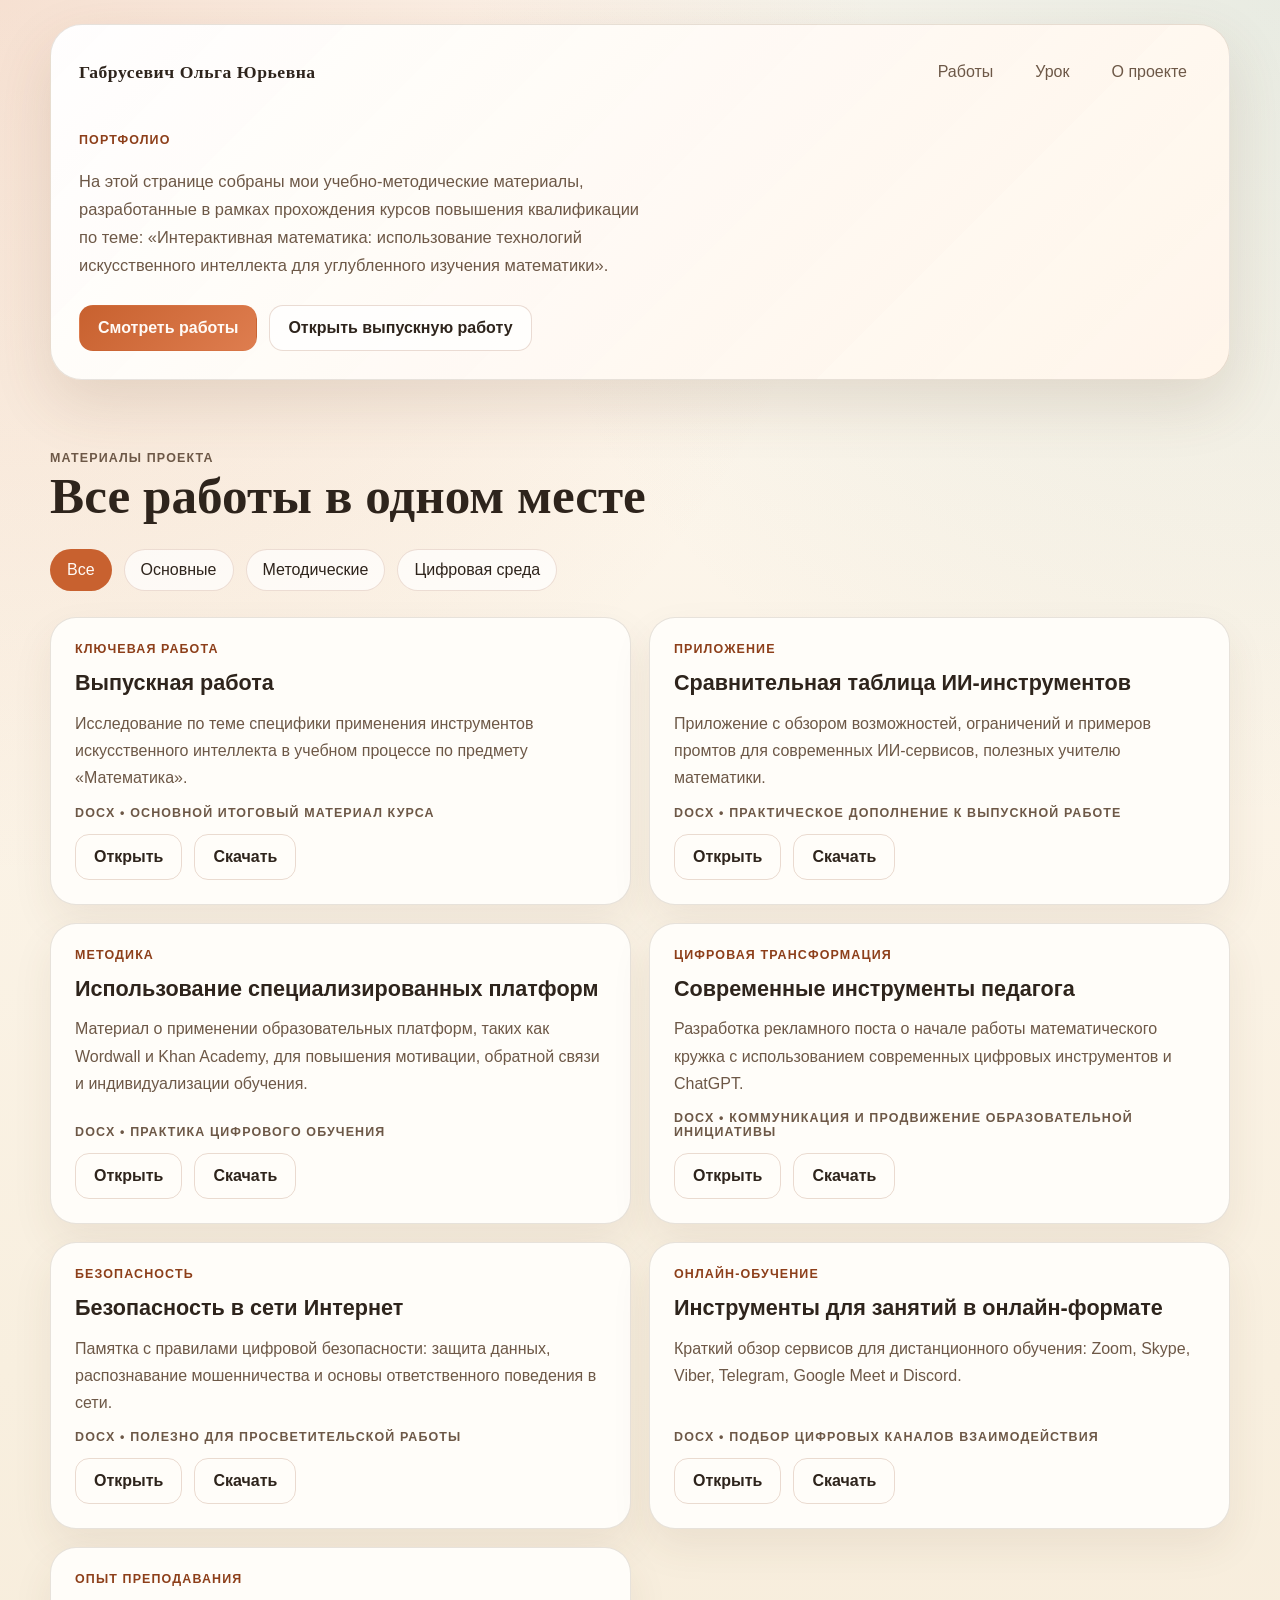
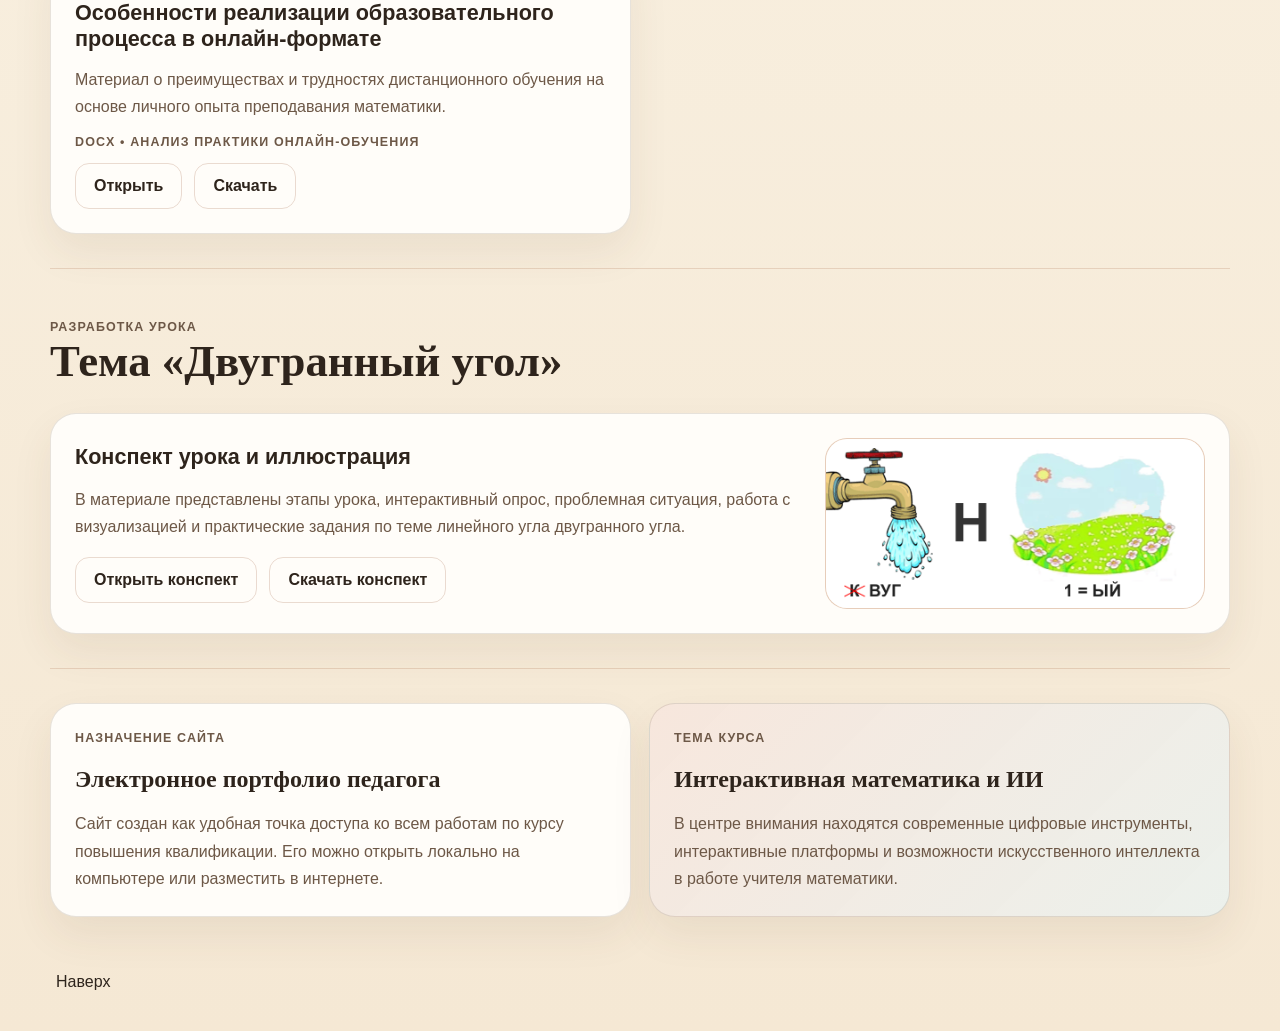
<file: index.html>
<!DOCTYPE html>
<html lang="ru">
<head>
  <meta charset="UTF-8">
  <meta name="viewport" content="width=device-width, initial-scale=1.0">
  <title>Интерактивная математика | Портфолио работ</title>
  <meta
    name="description"
    content="Сайт-портфолио учителя математики с материалами по теме использования технологий искусственного интеллекта для углубленного изучения математики."
  >
  <link rel="stylesheet" href="styles.css">
</head>
<body>
  <div class="page-shell">
    <header class="hero" id="top">
      <nav class="topbar">
        <a class="brand" href="#top">Габрусевич Ольга Юрьевна</a>
        <div class="topbar-links">
          <a href="#works">Работы</a>
          <a href="#lesson">Урок</a>
          <a href="#contacts">О проекте</a>
        </div>
      </nav>

      <div class="hero-content">
        <div class="hero-copy">
          <p class="eyebrow">Портфолио</p>
          <p class="hero-text">
            На этой странице собраны мои учебно-методические материалы, разработанные в
            рамках прохождения курсов повышения квалификации по теме: «Интерактивная
            математика: использование технологий искусственного интеллекта для
            углубленного изучения математики».
          </p>
          <div class="hero-actions">
            <a class="button button-primary" href="#works">Смотреть работы</a>
            <a class="button button-secondary" href="works/graduate-work.html">Открыть выпускную работу</a>
          </div>
        </div>
      </div>
    </header>

    <main>
      <section class="section" id="works">
        <div class="section-heading">
          <p class="section-kicker">Материалы проекта</p>
          <h2>Все работы в одном месте</h2>
        </div>

        <div class="filter-bar" aria-label="Фильтр материалов">
          <button class="filter-chip is-active" type="button" data-filter="all">Все</button>
          <button class="filter-chip" type="button" data-filter="main">Основные</button>
          <button class="filter-chip" type="button" data-filter="method">Методические</button>
          <button class="filter-chip" type="button" data-filter="digital">Цифровая среда</button>
        </div>

        <div class="cards-grid">
          <article class="work-card" data-category="main">
            <span class="tag">Ключевая работа</span>
            <h3>Выпускная работа</h3>
            <p>
              Исследование по теме специфики применения инструментов искусственного интеллекта
              в учебном процессе по предмету «Математика».
            </p>
            <div class="meta">DOCX • Основной итоговый материал курса</div>
            <div class="card-actions">
              <a href="works/graduate-work.html">Открыть</a>
              <a href="graduate-work.docx" download>Скачать</a>
            </div>
          </article>

          <article class="work-card" data-category="main method">
            <span class="tag">Приложение</span>
            <h3>Сравнительная таблица ИИ-инструментов</h3>
            <p>
              Приложение с обзором возможностей, ограничений и примеров промтов для
              современных ИИ-сервисов, полезных учителю математики.
            </p>
            <div class="meta">DOCX • Практическое дополнение к выпускной работе</div>
            <div class="card-actions">
              <a href="works/appendix-ai-tools.html">Открыть</a>
              <a href="appendix-ai-tools.docx" download>Скачать</a>
            </div>
          </article>

          <article class="work-card" data-category="method">
            <span class="tag">Методика</span>
            <h3>Использование специализированных платформ</h3>
            <p>
              Материал о применении образовательных платформ, таких как Wordwall и Khan Academy,
              для повышения мотивации, обратной связи и индивидуализации обучения.
            </p>
            <div class="meta">DOCX • Практика цифрового обучения</div>
            <div class="card-actions">
              <a href="works/specialized-platforms.html">Открыть</a>
              <a href="specialized-platforms.docx" download>Скачать</a>
            </div>
          </article>

          <article class="work-card" data-category="digital">
            <span class="tag">Цифровая трансформация</span>
            <h3>Современные инструменты педагога</h3>
            <p>
              Разработка рекламного поста о начале работы математического кружка с
              использованием современных цифровых инструментов и ChatGPT.
            </p>
            <div class="meta">DOCX • Коммуникация и продвижение образовательной инициативы</div>
            <div class="card-actions">
              <a href="works/modern-tools-post.html">Открыть</a>
              <a href="modern-tools-post.docx" download>Скачать</a>
            </div>
          </article>

          <article class="work-card" data-category="digital">
            <span class="tag">Безопасность</span>
            <h3>Безопасность в сети Интернет</h3>
            <p>
              Памятка с правилами цифровой безопасности: защита данных, распознавание
              мошенничества и основы ответственного поведения в сети.
            </p>
            <div class="meta">DOCX • Полезно для просветительской работы</div>
            <div class="card-actions">
              <a href="works/internet-safety.html">Открыть</a>
              <a href="internet-safety.docx" download>Скачать</a>
            </div>
          </article>

          <article class="work-card" data-category="digital">
            <span class="tag">Онлайн-обучение</span>
            <h3>Инструменты для занятий в онлайн-формате</h3>
            <p>
              Краткий обзор сервисов для дистанционного обучения: Zoom, Skype, Viber,
              Telegram, Google Meet и Discord.
            </p>
            <div class="meta">DOCX • Подбор цифровых каналов взаимодействия</div>
            <div class="card-actions">
              <a href="works/online-tools.html">Открыть</a>
              <a href="online-tools.docx" download>Скачать</a>
            </div>
          </article>

          <article class="work-card" data-category="digital method">
            <span class="tag">Опыт преподавания</span>
            <h3>Особенности реализации образовательного процесса в онлайн-формате</h3>
            <p>
              Материал о преимуществах и трудностях дистанционного обучения на основе
              личного опыта преподавания математики.
            </p>
            <div class="meta">DOCX • Анализ практики онлайн-обучения</div>
            <div class="card-actions">
              <a href="works/online-format.html">Открыть</a>
              <a href="online-format.docx" download>Скачать</a>
            </div>
          </article>
        </div>
      </section>

      <section class="section lesson-section" id="lesson">
        <div class="lesson-preview">
          <div class="section-heading compact">
            <p class="section-kicker">Разработка урока</p>
            <h2>Тема «Двугранный угол»</h2>
          </div>

          <div class="lesson-card">
            <div class="lesson-card-copy">
              <h3>Конспект урока и иллюстрация</h3>
              <p>
                В материале представлены этапы урока, интерактивный опрос, проблемная ситуация,
                работа с визуализацией и практические задания по теме линейного угла двугранного угла.
              </p>
              <div class="card-actions">
                <a href="works/lesson-dihedral-angle.html">Открыть конспект</a>
                <a href="lesson-dihedral-angle.docx" download>Скачать конспект</a>
              </div>
            </div>

            <figure class="lesson-image">
              <img src="dihedral-angle.png" alt="Иллюстрация к теме двугранного угла">
              <figcaption>
                <a href="dihedral-angle.png">Открыть изображение</a>
              </figcaption>
            </figure>
          </div>
        </div>
      </section>

      <section class="section about-section" id="contacts">
        <div class="about-grid">
          <article class="about-card">
            <p class="section-kicker">Назначение сайта</p>
            <h2>Электронное портфолио педагога</h2>
            <p>
              Сайт создан как удобная точка доступа ко всем работам по курсу повышения
              квалификации. Его можно открыть локально на компьютере или разместить в интернете.
            </p>
          </article>

          <article class="about-card accent-card">
            <p class="section-kicker">Тема курса</p>
            <h2>Интерактивная математика и ИИ</h2>
            <p>
              В центре внимания находятся современные цифровые инструменты, интерактивные
              платформы и возможности искусственного интеллекта в работе учителя математики.
            </p>
          </article>
        </div>
      </section>
    </main>

    <footer class="footer">
      <a href="#top">Наверх</a>
    </footer>
  </div>

  <script src="script.js"></script>
</body>
</html>
</file>
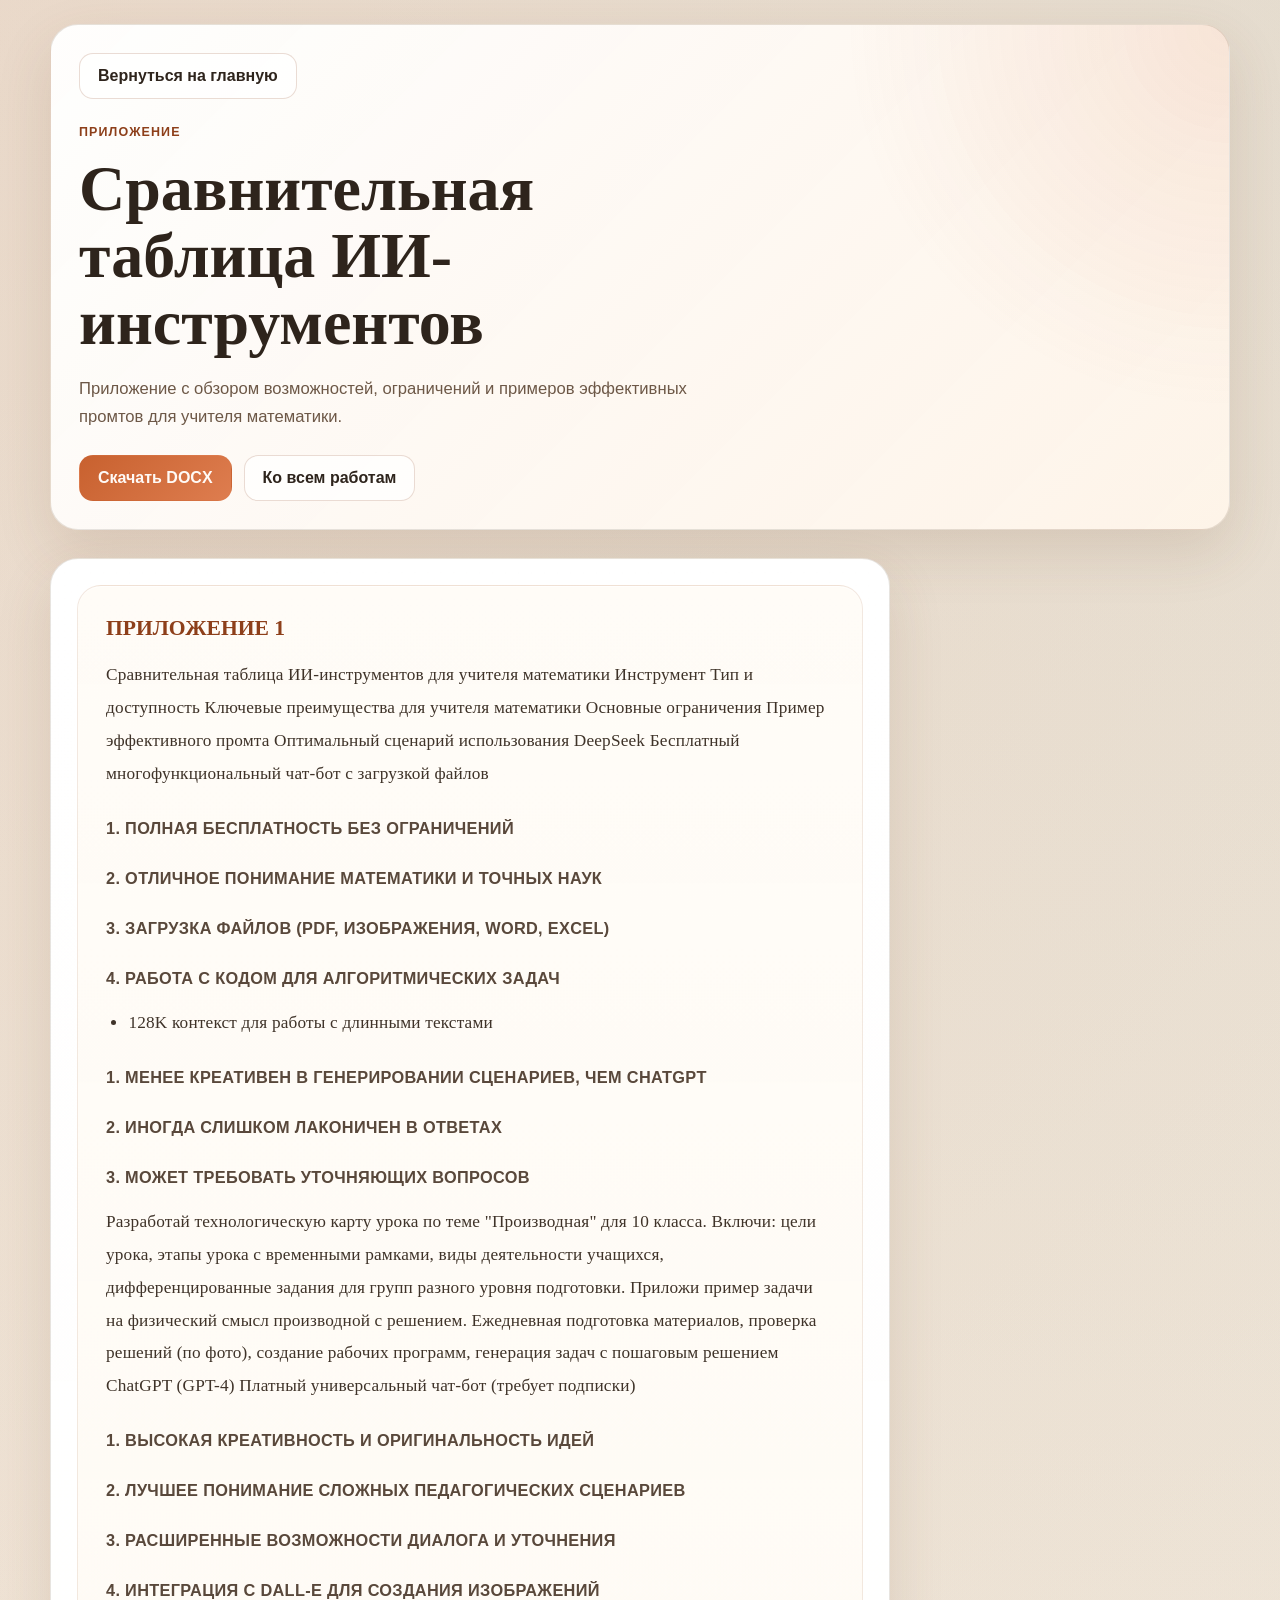
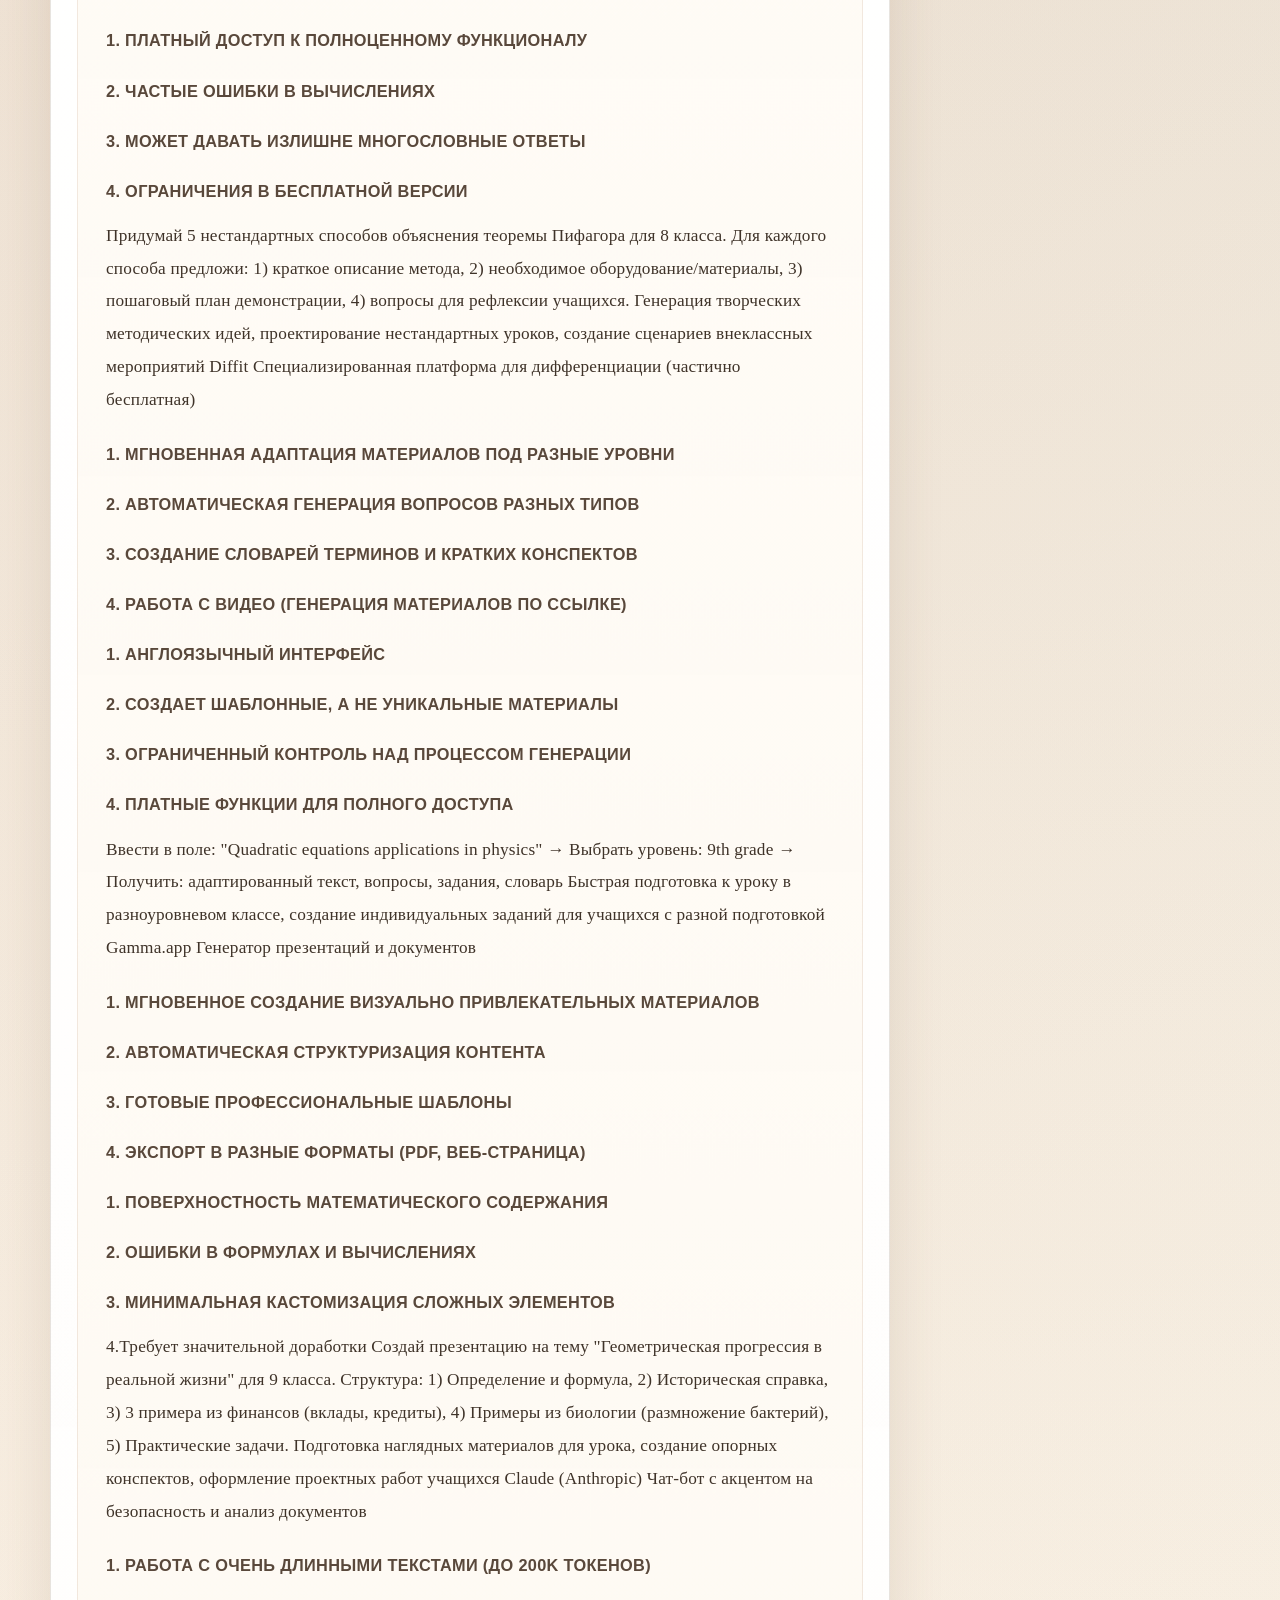
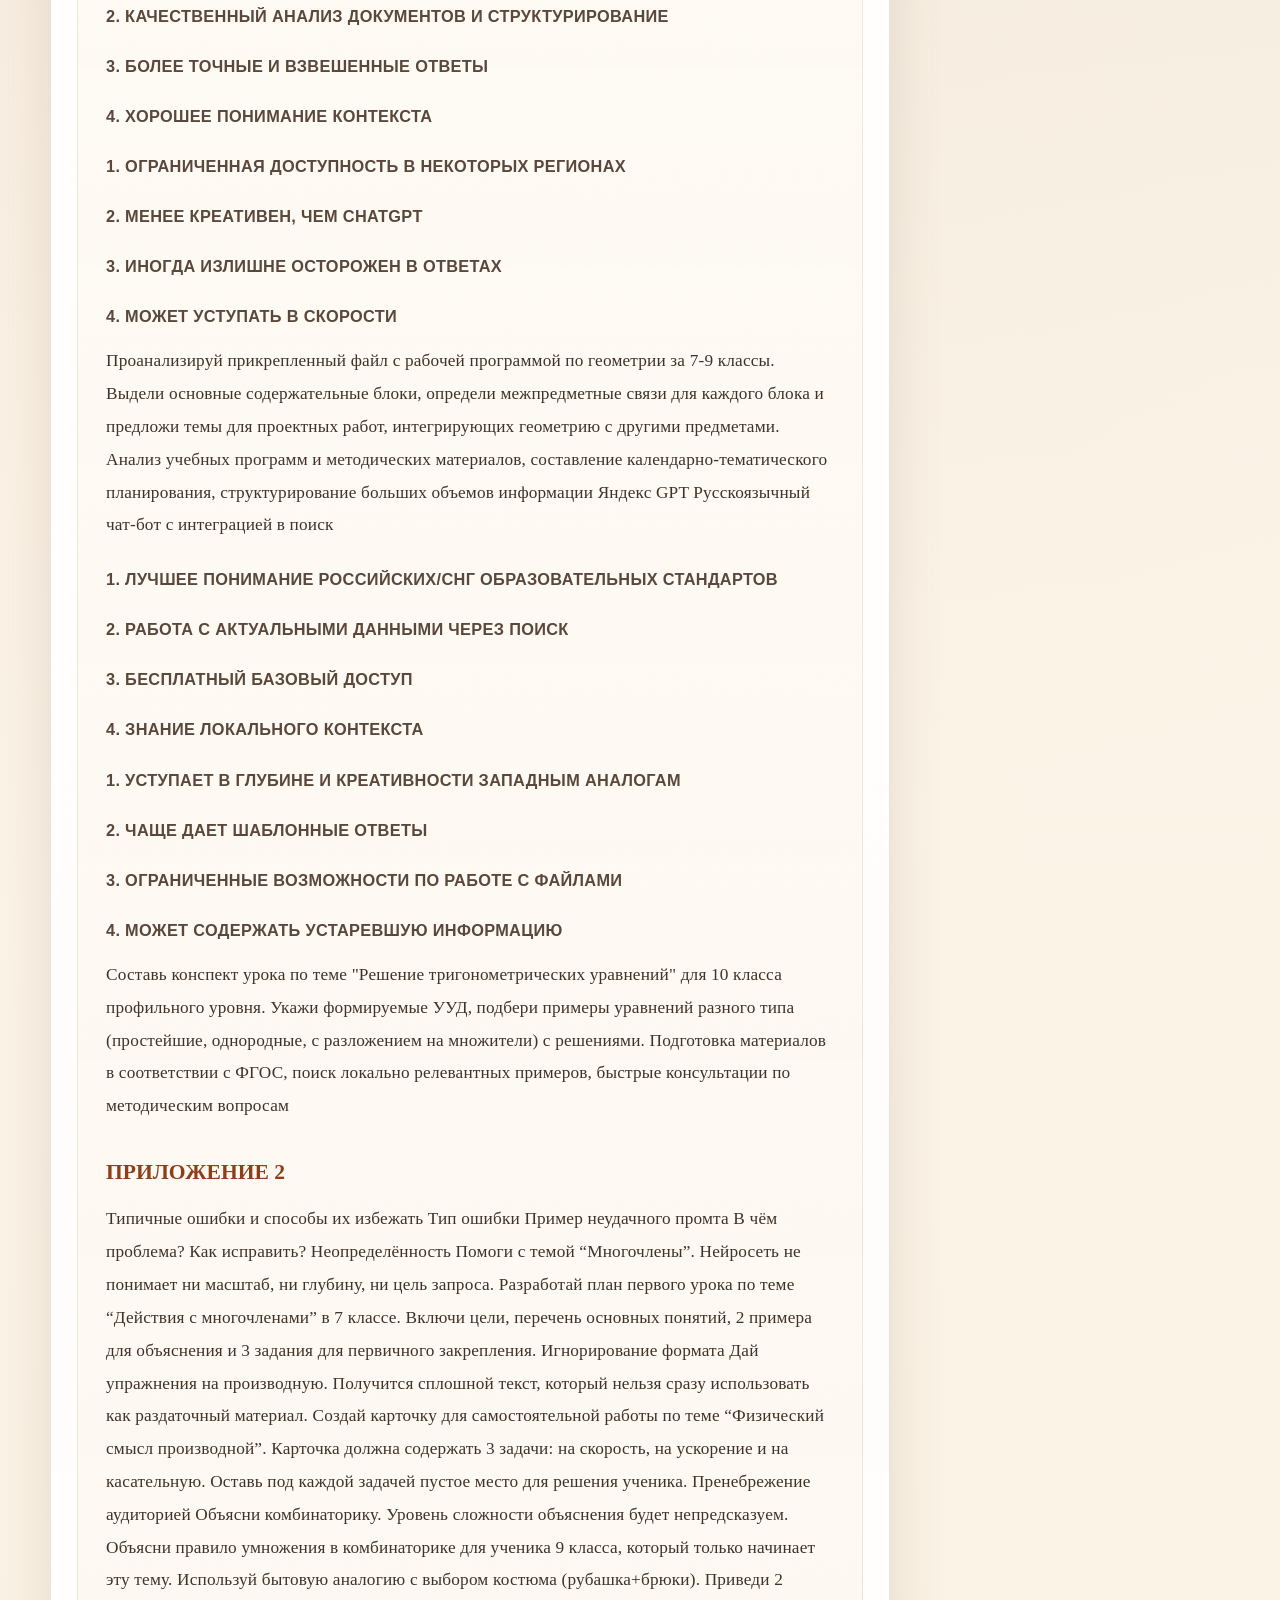
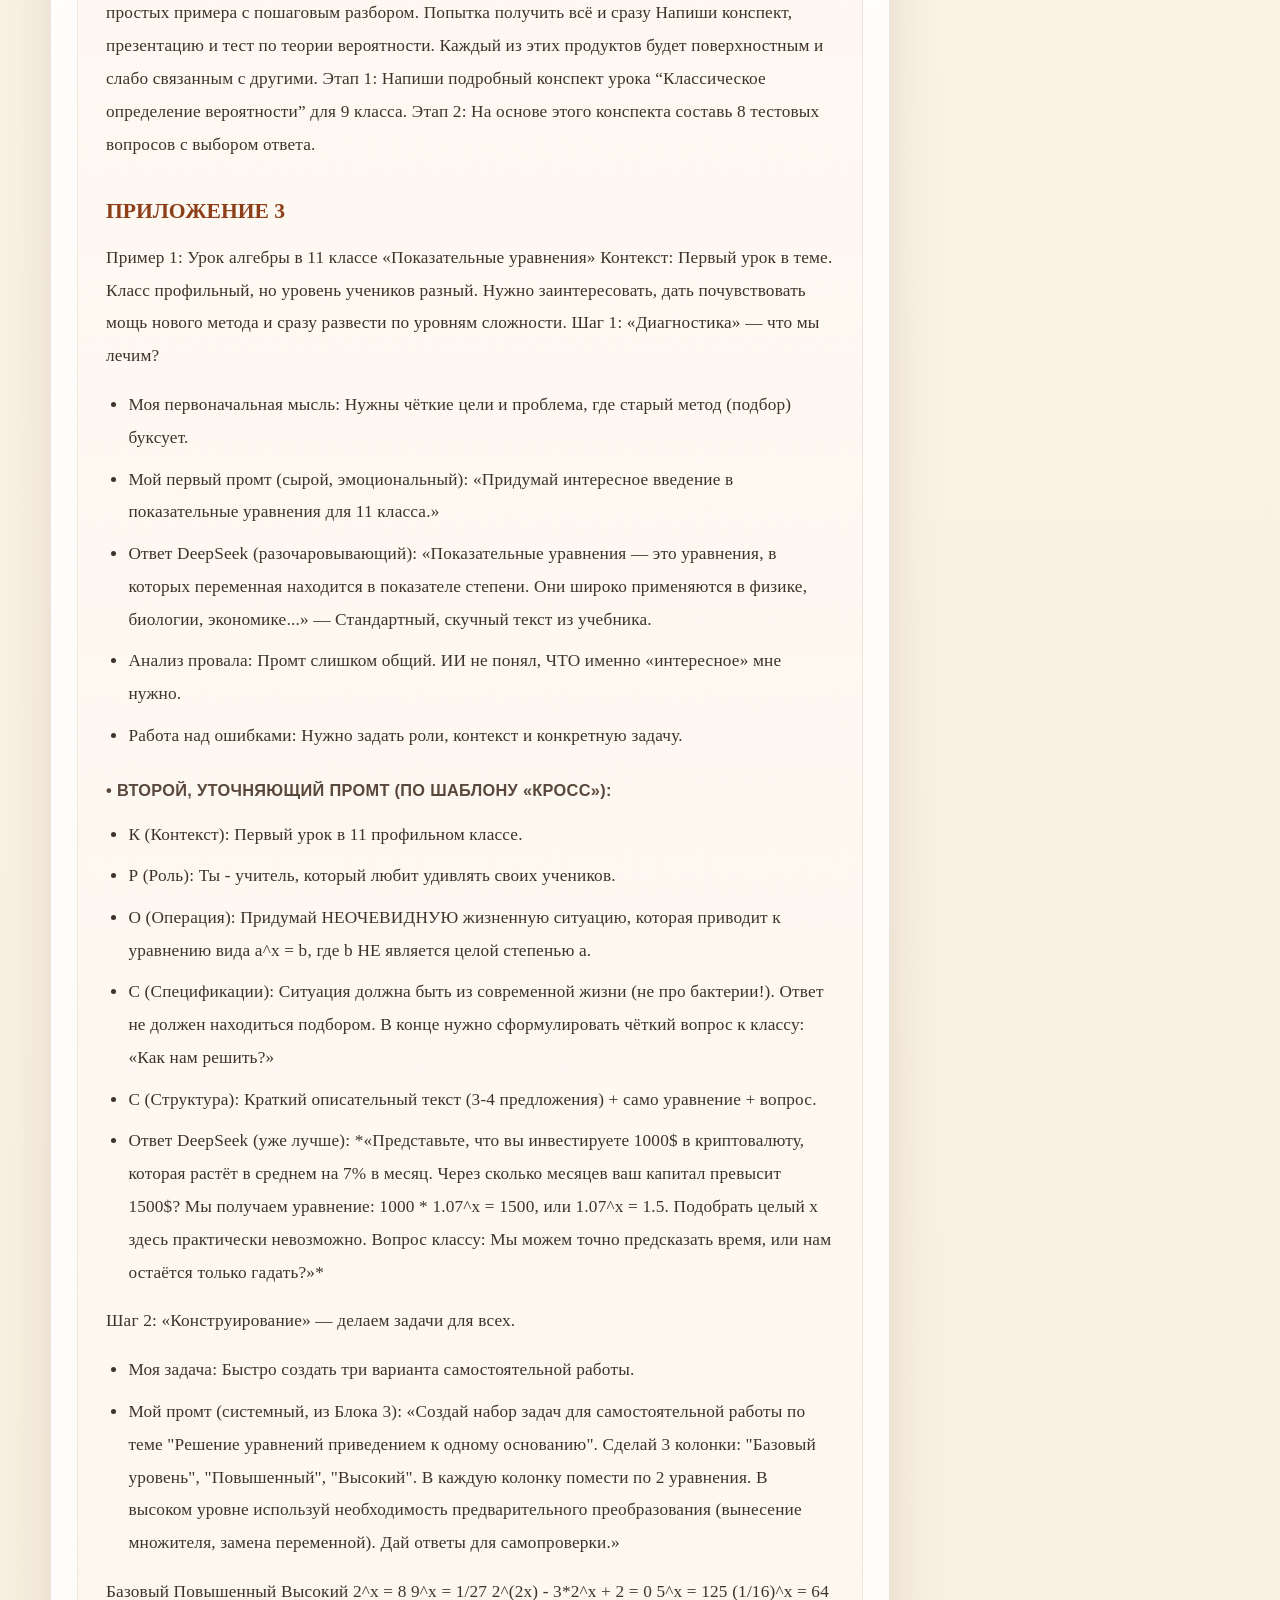
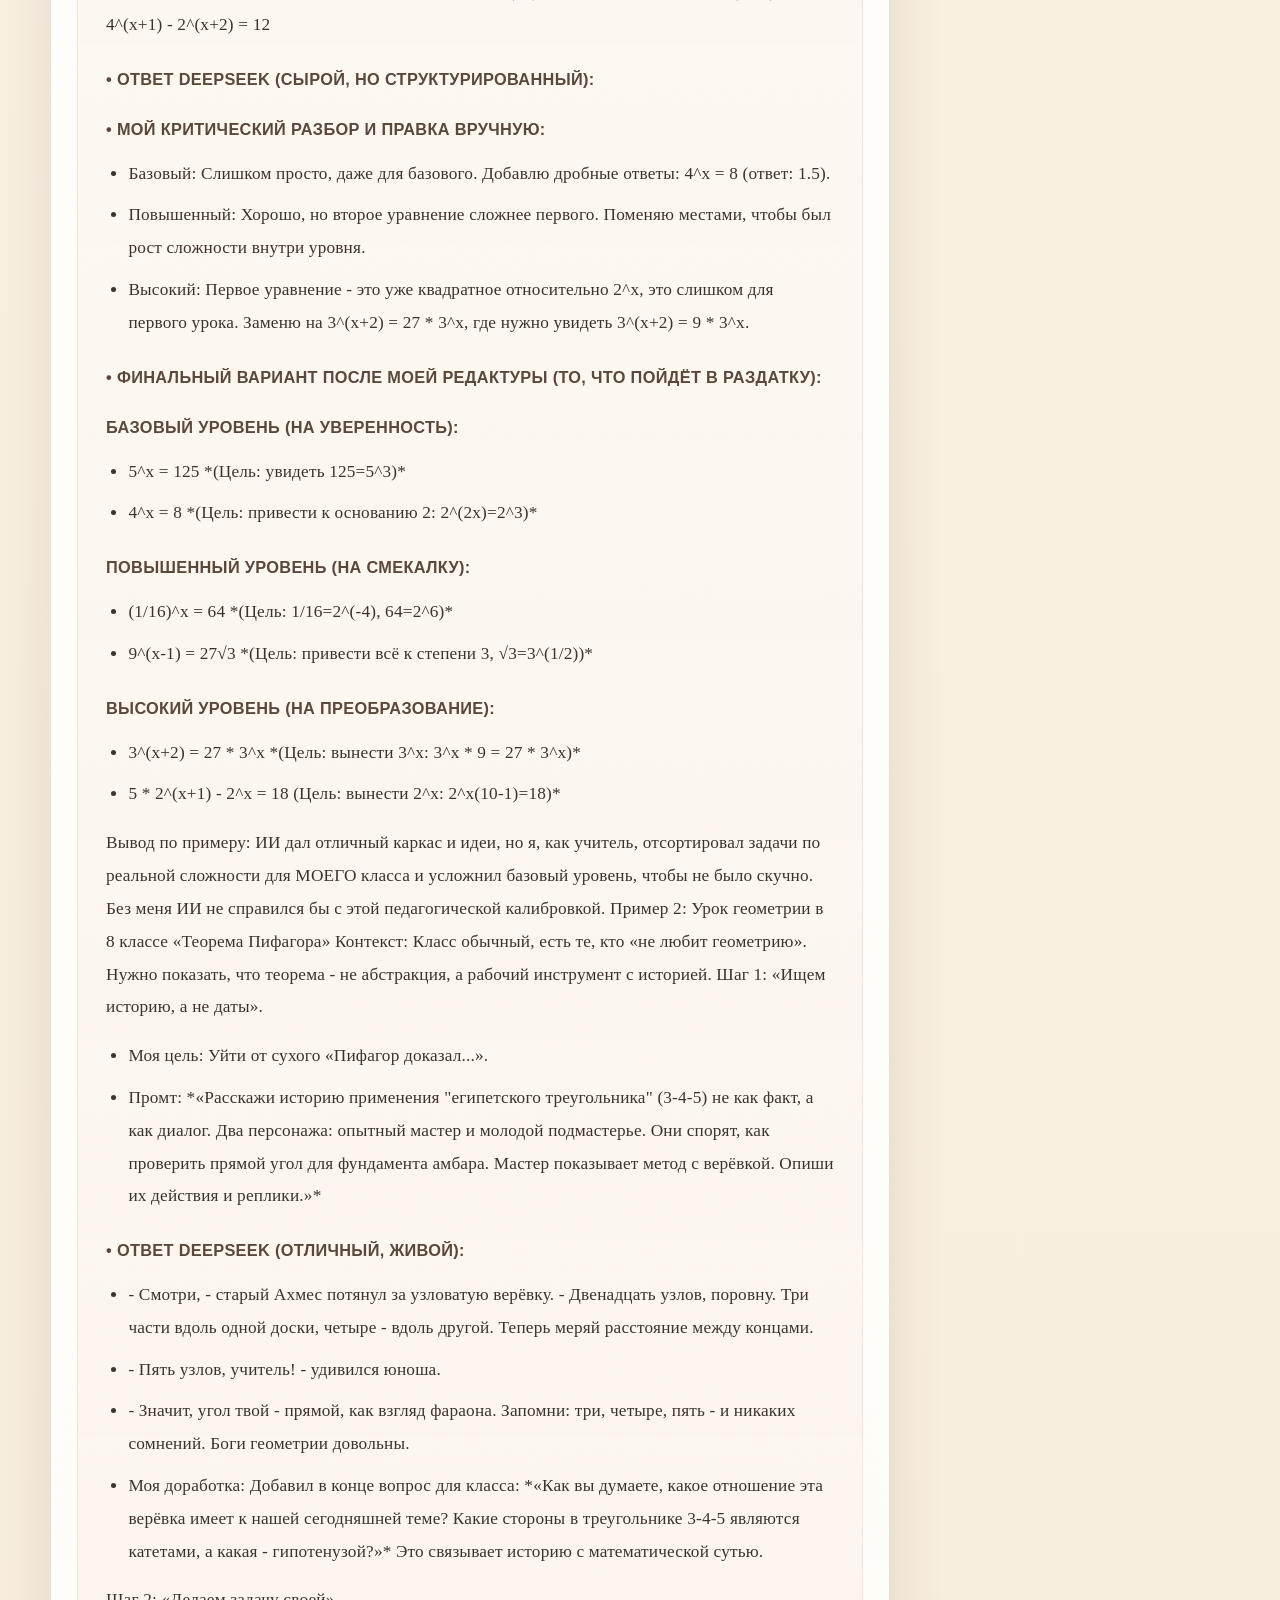
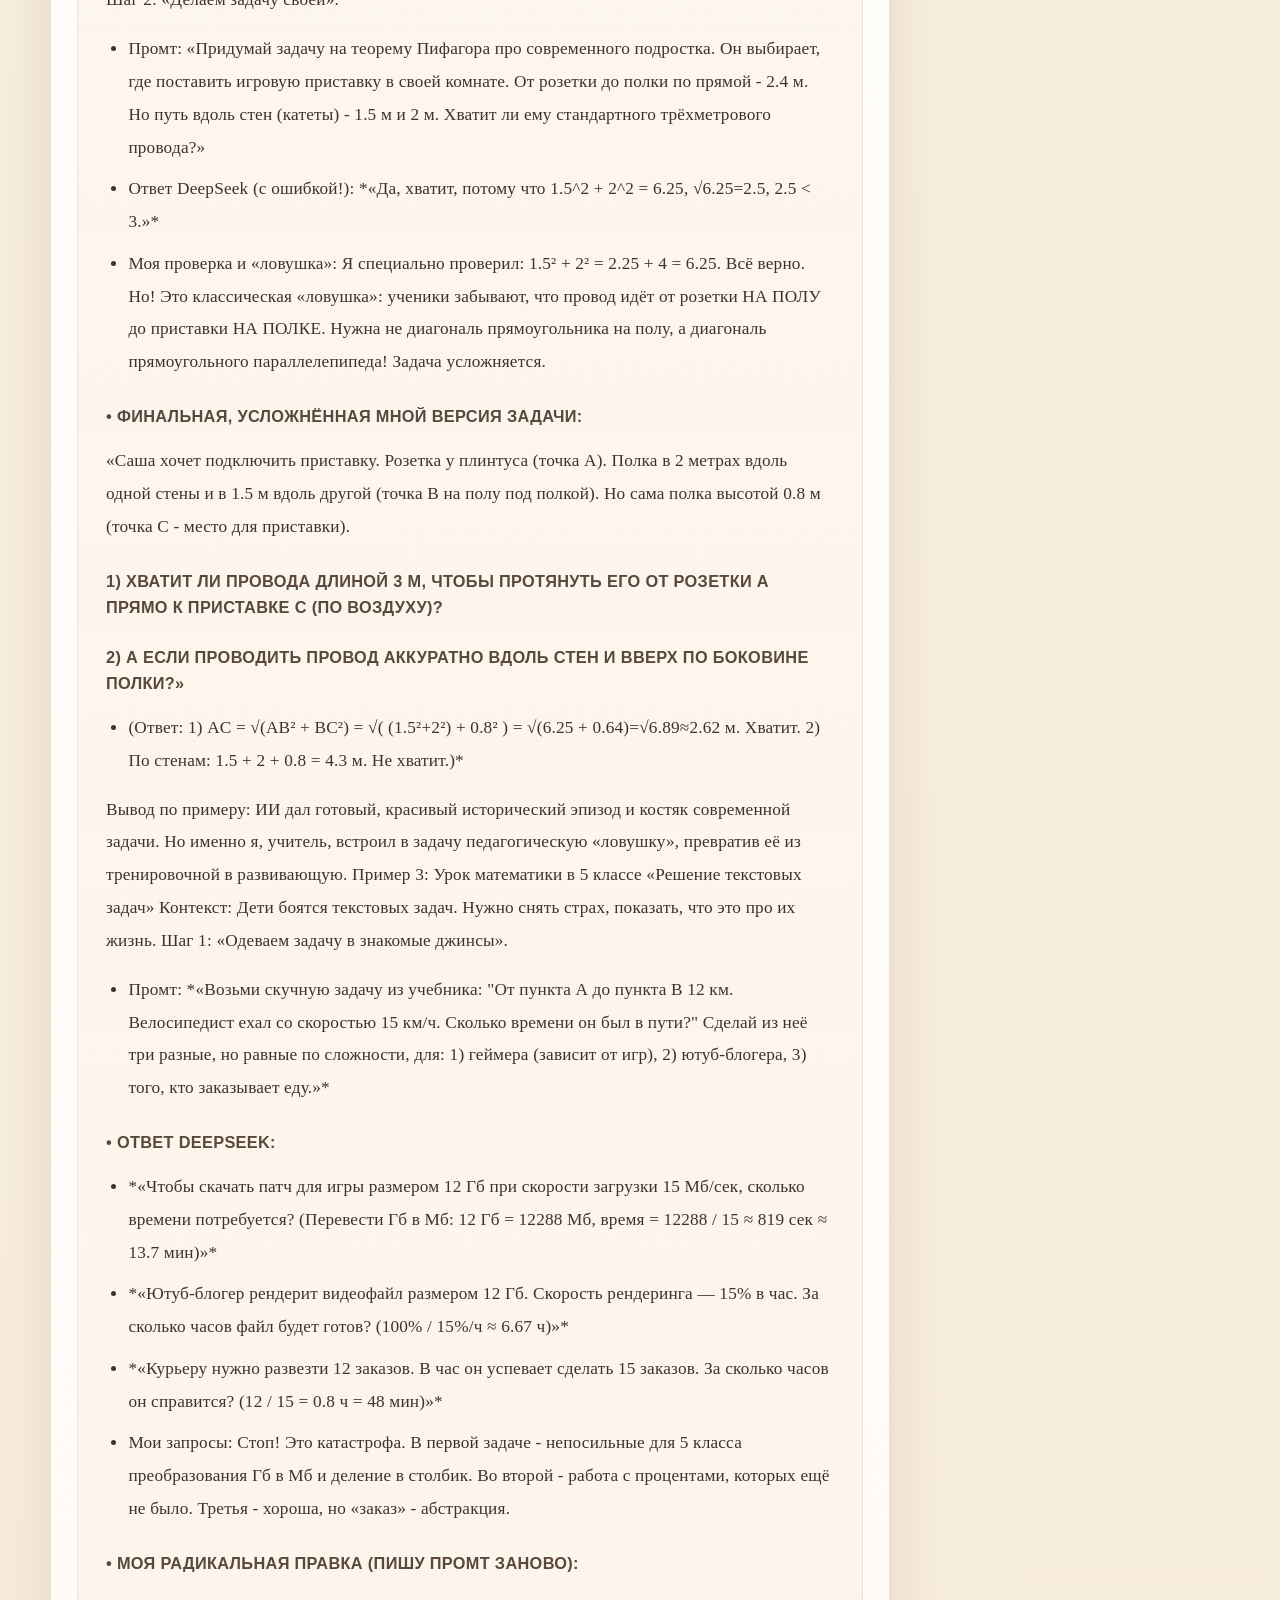
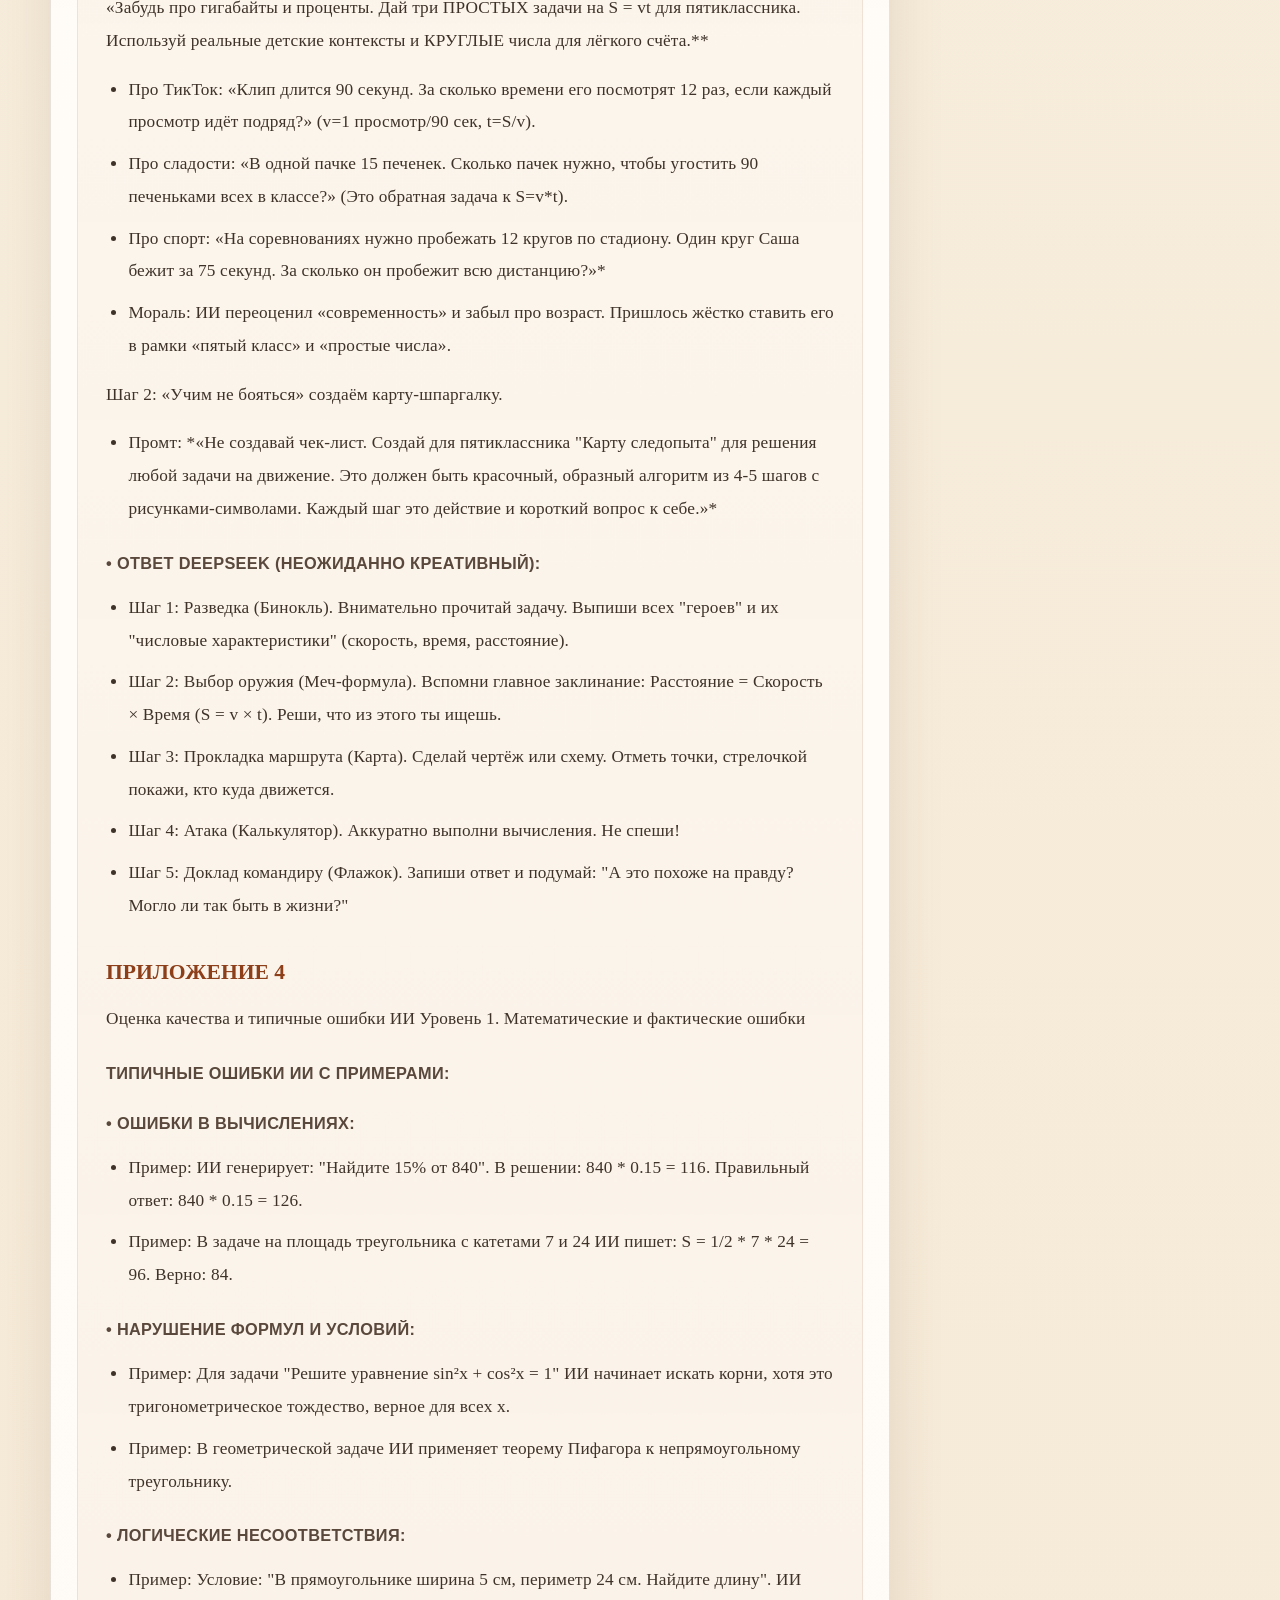
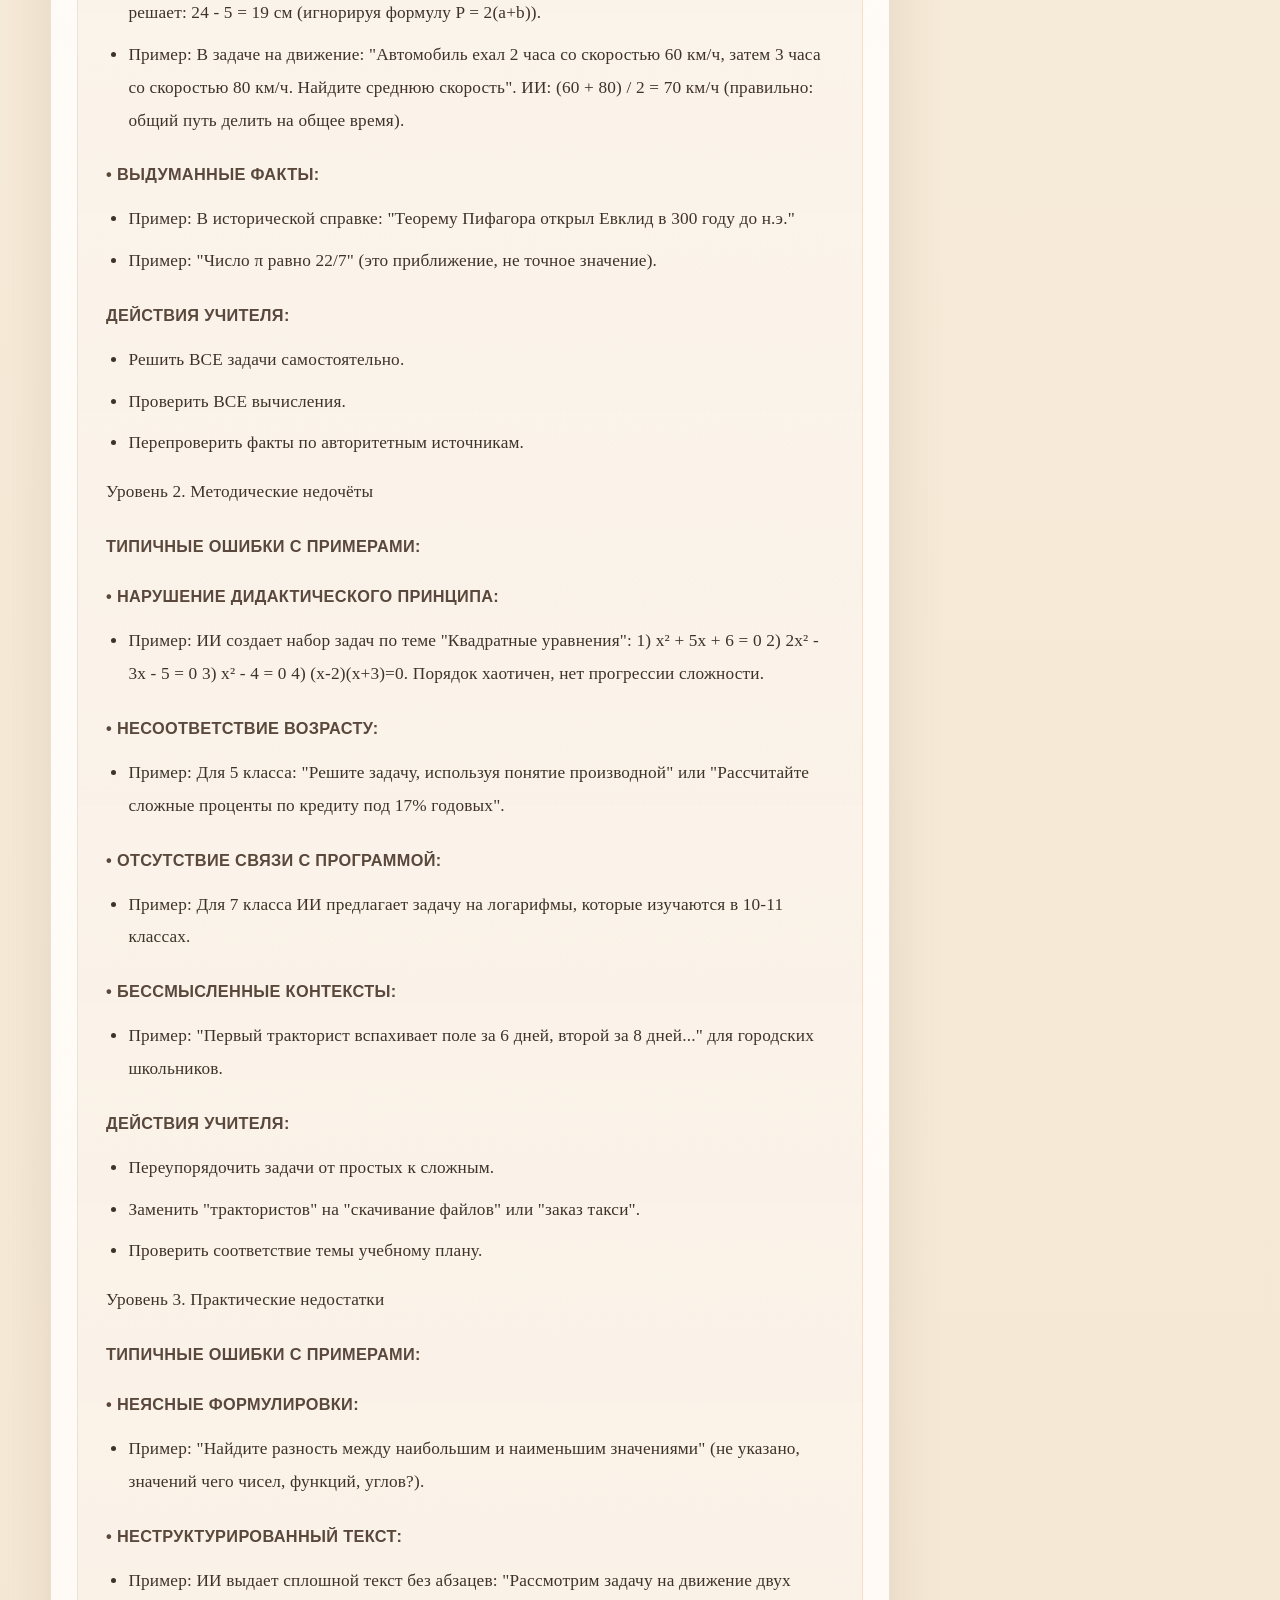
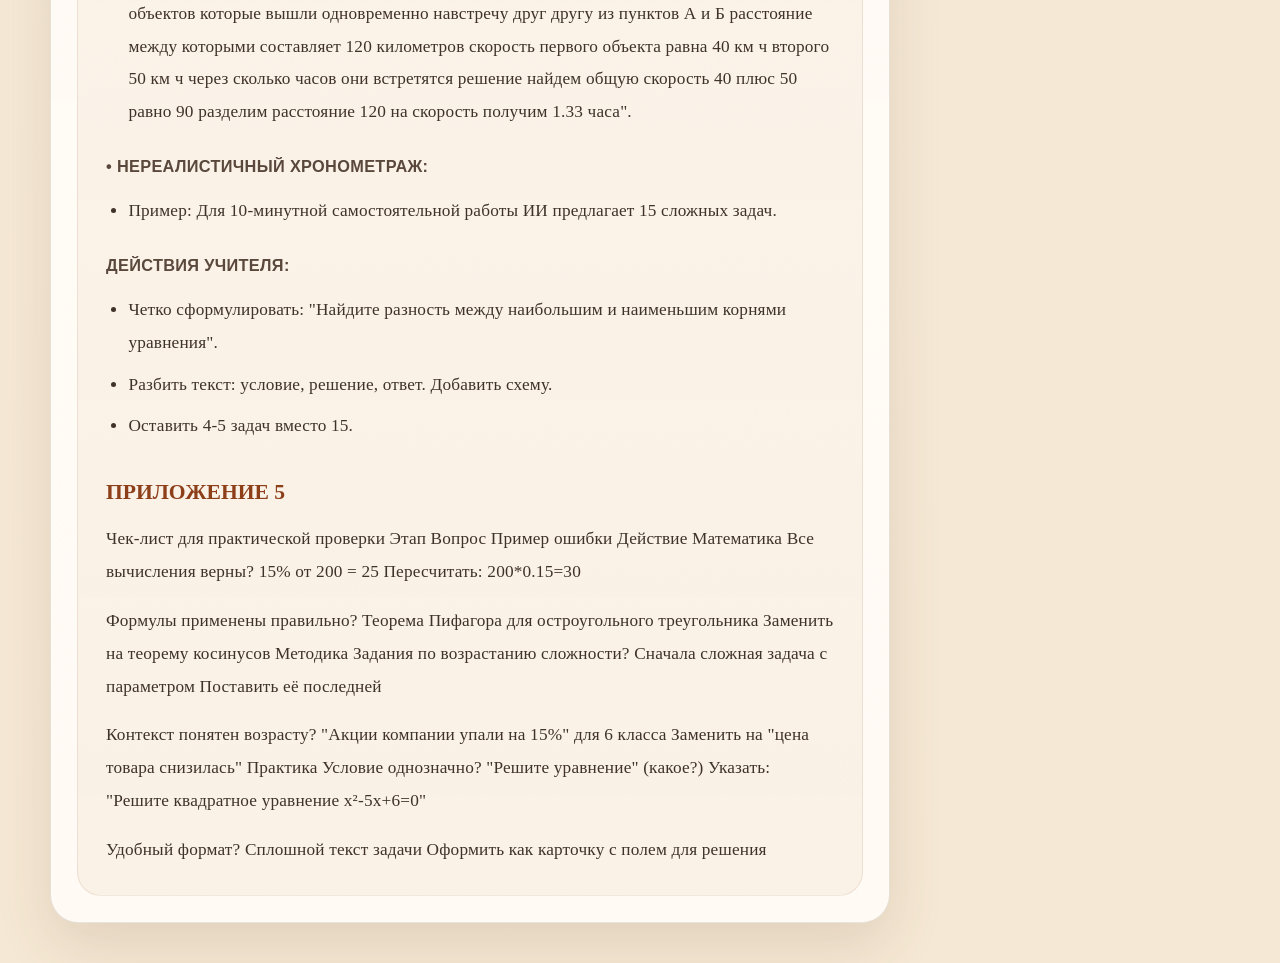
<file: works/appendix-ai-tools.html>
<!DOCTYPE html>
<html lang="ru">
<head>
  <meta charset="UTF-8">
  <meta name="viewport" content="width=device-width, initial-scale=1.0">
  <title>Сравнительная таблица ИИ-инструментов | Портфолио</title>
  <meta name="description" content="Приложение с обзором возможностей, ограничений и примеров эффективных промтов для учителя математики.">
  <link rel="stylesheet" href="../viewer.css">
</head>
<body>
  <div class="viewer-shell">
    <header class="viewer-header">
      <a class="back-link" href="../index.html">Вернуться на главную</a>
      <div class="viewer-intro">
        <p class="viewer-kicker">Приложение</p>
        <h1>Сравнительная таблица ИИ-инструментов</h1>
        <p class="viewer-summary">Приложение с обзором возможностей, ограничений и примеров эффективных промтов для учителя математики.</p>
      </div>
      <div class="viewer-actions">
        <a class="button button-primary" href="../appendix-ai-tools.docx" download>Скачать DOCX</a>
        <a class="button button-secondary" href="../index.html#works">Ко всем работам</a>
      </div>
    </header>

    <main class="viewer-layout">
      <section class="content-card">
        <article class="document-content">
        <h3>ПРИЛОЖЕНИЕ 1</h3>
        <p>Сравнительная таблица ИИ-инструментов для учителя математики Инструмент Тип и доступность Ключевые преимущества для учителя математики Основные ограничения Пример эффективного промта Оптимальный сценарий использования DeepSeek Бесплатный многофункциональный чат-бот с загрузкой файлов</p>
        <h4>1. Полная бесплатность без ограничений</h4>
        <h4>2. Отличное понимание математики и точных наук</h4>
        <h4>3. Загрузка файлов (PDF, изображения, Word, Excel)</h4>
        <h4>4. Работа с кодом для алгоритмических задач</h4>
        <ul><li>128K контекст для работы с длинными текстами</li></ul>
        <h4>1. Менее креативен в генерировании сценариев, чем ChatGPT</h4>
        <h4>2. Иногда слишком лаконичен в ответах</h4>
        <h4>3. Может требовать уточняющих вопросов</h4>
        <p>Разработай технологическую карту урока по теме &quot;Производная&quot; для 10 класса. Включи: цели урока, этапы урока с временными рамками, виды деятельности учащихся, дифференцированные задания для групп разного уровня подготовки. Приложи пример задачи на физический смысл производной с решением. Ежедневная подготовка материалов, проверка решений (по фото), создание рабочих программ, генерация задач с пошаговым решением ChatGPT (GPT-4) Платный универсальный чат-бот (требует подписки)</p>
        <h4>1. Высокая креативность и оригинальность идей</h4>
        <h4>2. Лучшее понимание сложных педагогических сценариев</h4>
        <h4>3. Расширенные возможности диалога и уточнения</h4>
        <h4>4. Интеграция с DALL-E для создания изображений</h4>
        <h4>1. Платный доступ к полноценному функционалу</h4>
        <h4>2. Частые ошибки в вычислениях</h4>
        <h4>3. Может давать излишне многословные ответы</h4>
        <h4>4. Ограничения в бесплатной версии</h4>
        <p>Придумай 5 нестандартных способов объяснения теоремы Пифагора для 8 класса. Для каждого способа предложи: 1) краткое описание метода, 2) необходимое оборудование/материалы, 3) пошаговый план демонстрации, 4) вопросы для рефлексии учащихся. Генерация творческих методических идей, проектирование нестандартных уроков, создание сценариев внеклассных мероприятий Diffit Специализированная платформа для дифференциации (частично бесплатная)</p>
        <h4>1. Мгновенная адаптация материалов под разные уровни</h4>
        <h4>2. Автоматическая генерация вопросов разных типов</h4>
        <h4>3. Создание словарей терминов и кратких конспектов</h4>
        <h4>4. Работа с видео (генерация материалов по ссылке)</h4>
        <h4>1. Англоязычный интерфейс</h4>
        <h4>2. Создает шаблонные, а не уникальные материалы</h4>
        <h4>3. Ограниченный контроль над процессом генерации</h4>
        <h4>4. Платные функции для полного доступа</h4>
        <p>Ввести в поле: &quot;Quadratic equations applications in physics&quot; → Выбрать уровень: 9th grade → Получить: адаптированный текст, вопросы, задания, словарь Быстрая подготовка к уроку в разноуровневом классе, создание индивидуальных заданий для учащихся с разной подготовкой Gamma.app Генератор презентаций и документов</p>
        <h4>1. Мгновенное создание визуально привлекательных материалов</h4>
        <h4>2. Автоматическая структуризация контента</h4>
        <h4>3. Готовые профессиональные шаблоны</h4>
        <h4>4. Экспорт в разные форматы (PDF, веб-страница)</h4>
        <h4>1. Поверхностность математического содержания</h4>
        <h4>2. Ошибки в формулах и вычислениях</h4>
        <h4>3. Минимальная кастомизация сложных элементов</h4>
        <p>4.Требует значительной доработки Создай презентацию на тему &quot;Геометрическая прогрессия в реальной жизни&quot; для 9 класса. Структура: 1) Определение и формула, 2) Историческая справка, 3) 3 примера из финансов (вклады, кредиты), 4) Примеры из биологии (размножение бактерий), 5) Практические задачи. Подготовка наглядных материалов для урока, создание опорных конспектов, оформление проектных работ учащихся Claude (Anthropic) Чат-бот с акцентом на безопасность и анализ документов</p>
        <h4>1. Работа с очень длинными текстами (до 200K токенов)</h4>
        <h4>2. Качественный анализ документов и структурирование</h4>
        <h4>3. Более точные и взвешенные ответы</h4>
        <h4>4. Хорошее понимание контекста</h4>
        <h4>1. Ограниченная доступность в некоторых регионах</h4>
        <h4>2. Менее креативен, чем ChatGPT</h4>
        <h4>3. Иногда излишне осторожен в ответах</h4>
        <h4>4. Может уступать в скорости</h4>
        <p>Проанализируй прикрепленный файл с рабочей программой по геометрии за 7-9 классы. Выдели основные содержательные блоки, определи межпредметные связи для каждого блока и предложи темы для проектных работ, интегрирующих геометрию с другими предметами. Анализ учебных программ и методических материалов, составление календарно-тематического планирования, структурирование больших объемов информации Яндекс GPT Русскоязычный чат-бот с интеграцией в поиск</p>
        <h4>1. Лучшее понимание российских/СНГ образовательных стандартов</h4>
        <h4>2. Работа с актуальными данными через поиск</h4>
        <h4>3. Бесплатный базовый доступ</h4>
        <h4>4. Знание локального контекста</h4>
        <h4>1. Уступает в глубине и креативности западным аналогам</h4>
        <h4>2. Чаще дает шаблонные ответы</h4>
        <h4>3. Ограниченные возможности по работе с файлами</h4>
        <h4>4. Может содержать устаревшую информацию</h4>
        <p>Составь конспект урока по теме &quot;Решение тригонометрических уравнений&quot; для 10 класса профильного уровня. Укажи формируемые УУД, подбери примеры уравнений разного типа (простейшие, однородные, с разложением на множители) с решениями. Подготовка материалов в соответствии с ФГОС, поиск локально релевантных примеров, быстрые консультации по методическим вопросам</p>
        <h3>ПРИЛОЖЕНИЕ 2</h3>
        <p>Типичные ошибки и способы их избежать Тип ошибки Пример неудачного промта В чём проблема? Как исправить? Неопределённость Помоги с темой “Многочлены”. Нейросеть не понимает ни масштаб, ни глубину, ни цель запроса. Разработай план первого урока по теме “Действия с многочленами” в 7 классе. Включи цели, перечень основных понятий, 2 примера для объяснения и 3 задания для первичного закрепления. Игнорирование формата Дай упражнения на производную. Получится сплошной текст, который нельзя сразу использовать как раздаточный материал. Создай карточку для самостоятельной работы по теме “Физический смысл производной”. Карточка должна содержать 3 задачи: на скорость, на ускорение и на касательную. Оставь под каждой задачей пустое место для решения ученика. Пренебрежение аудиторией Объясни комбинаторику. Уровень сложности объяснения будет непредсказуем. Объясни правило умножения в комбинаторике для ученика 9 класса, который только начинает эту тему. Используй бытовую аналогию с выбором костюма (рубашка+брюки). Приведи 2 простых примера с пошаговым разбором. Попытка получить всё и сразу Напиши конспект, презентацию и тест по теории вероятности. Каждый из этих продуктов будет поверхностным и слабо связанным с другими. Этап 1: Напиши подробный конспект урока “Классическое определение вероятности” для 9 класса. Этап 2: На основе этого конспекта составь 8 тестовых вопросов с выбором ответа.</p>
        <h3>ПРИЛОЖЕНИЕ 3</h3>
        <p>Пример 1: Урок алгебры в 11 классе «Показательные уравнения» Контекст: Первый урок в теме. Класс профильный, но уровень учеников разный. Нужно заинтересовать, дать почувствовать мощь нового метода и сразу развести по уровням сложности. Шаг 1: «Диагностика» — что мы лечим?</p>
        <ul><li>Моя первоначальная мысль: Нужны чёткие цели и проблема, где старый метод (подбор) буксует.</li><li>Мой первый промт (сырой, эмоциональный): «Придумай интересное введение в показательные уравнения для 11 класса.»</li><li>Ответ DeepSeek (разочаровывающий): «Показательные уравнения — это уравнения, в которых переменная находится в показателе степени. Они широко применяются в физике, биологии, экономике...» — Стандартный, скучный текст из учебника.</li><li>Анализ провала: Промт слишком общий. ИИ не понял, ЧТО именно «интересное» мне нужно.</li><li>Работа над ошибками: Нужно задать роли, контекст и конкретную задачу.</li></ul>
        <h4>• Второй, уточняющий промт (по шаблону «КРОСС»):</h4>
        <ul><li>К (Контекст): Первый урок в 11 профильном классе.</li><li>Р (Роль): Ты - учитель, который любит удивлять своих учеников.</li><li>О (Операция): Придумай НЕОЧЕВИДНУЮ жизненную ситуацию, которая приводит к уравнению вида a^x = b, где b НЕ является целой степенью a.</li><li>С (Спецификации): Ситуация должна быть из современной жизни (не про бактерии!). Ответ не должен находиться подбором. В конце нужно сформулировать чёткий вопрос к классу: «Как нам решить?»</li><li>С (Структура): Краткий описательный текст (3-4 предложения) + само уравнение + вопрос.</li><li>Ответ DeepSeek (уже лучше): *«Представьте, что вы инвестируете 1000$ в криптовалюту, которая растёт в среднем на 7% в месяц. Через сколько месяцев ваш капитал превысит 1500$? Мы получаем уравнение: 1000 * 1.07^x = 1500, или 1.07^x = 1.5. Подобрать целый x здесь практически невозможно. Вопрос классу: Мы можем точно предсказать время, или нам остаётся только гадать?»*</li></ul>
        <p>Шаг 2: «Конструирование» — делаем задачи для всех.</p>
        <ul><li>Моя задача: Быстро создать три варианта самостоятельной работы.</li><li>Мой промт (системный, из Блока 3): «Создай набор задач для самостоятельной работы по теме &quot;Решение уравнений приведением к одному основанию&quot;. Сделай 3 колонки: &quot;Базовый уровень&quot;, &quot;Повышенный&quot;, &quot;Высокий&quot;. В каждую колонку помести по 2 уравнения. В высоком уровне используй необходимость предварительного преобразования (вынесение множителя, замена переменной). Дай ответы для самопроверки.»</li></ul>
        <p>Базовый Повышенный Высокий 2^x = 8 9^x = 1/27 2^(2x) - 3*2^x + 2 = 0 5^x = 125 (1/16)^x = 64 4^(x+1) - 2^(x+2) = 12</p>
        <h4>• Ответ DeepSeek (сырой, но структурированный):</h4>
        <h4>• Мой критический разбор и правка вручную:</h4>
        <ul><li>Базовый: Слишком просто, даже для базового. Добавлю дробные ответы: 4^x = 8 (ответ: 1.5).</li><li>Повышенный: Хорошо, но второе уравнение сложнее первого. Поменяю местами, чтобы был рост сложности внутри уровня.</li><li>Высокий: Первое уравнение - это уже квадратное относительно 2^x, это слишком для первого урока. Заменю на 3^(x+2) = 27 * 3^x, где нужно увидеть 3^(x+2) = 9 * 3^x.</li></ul>
        <h4>• Финальный вариант после моей редактуры (то, что пойдёт в раздатку):</h4>
        <h4>Базовый уровень (на уверенность):</h4>
        <ul><li>5^x = 125 *(Цель: увидеть 125=5^3)*</li><li>4^x = 8 *(Цель: привести к основанию 2: 2^(2x)=2^3)*</li></ul>
        <h4>Повышенный уровень (на смекалку):</h4>
        <ul><li>(1/16)^x = 64 *(Цель: 1/16=2^(-4), 64=2^6)*</li><li>9^(x-1) = 27√3 *(Цель: привести всё к степени 3, √3=3^(1/2))*</li></ul>
        <h4>Высокий уровень (на преобразование):</h4>
        <ul><li>3^(x+2) = 27 * 3^x *(Цель: вынести 3^x: 3^x * 9 = 27 * 3^x)*</li><li>5 * 2^(x+1) - 2^x = 18 (Цель: вынести 2^x: 2^x(10-1)=18)*</li></ul>
        <p>Вывод по примеру: ИИ дал отличный каркас и идеи, но я, как учитель, отсортировал задачи по реальной сложности для МОЕГО класса и усложнил базовый уровень, чтобы не было скучно. Без меня ИИ не справился бы с этой педагогической калибровкой. Пример 2: Урок геометрии в 8 классе «Теорема Пифагора» Контекст: Класс обычный, есть те, кто «не любит геометрию». Нужно показать, что теорема - не абстракция, а рабочий инструмент с историей. Шаг 1: «Ищем историю, а не даты».</p>
        <ul><li>Моя цель: Уйти от сухого «Пифагор доказал...».</li><li>Промт: *«Расскажи историю применения &quot;египетского треугольника&quot; (3-4-5) не как факт, а как диалог. Два персонажа: опытный мастер и молодой подмастерье. Они спорят, как проверить прямой угол для фундамента амбара. Мастер показывает метод с верёвкой. Опиши их действия и реплики.»*</li></ul>
        <h4>• Ответ DeepSeek (отличный, живой):</h4>
        <ul><li>- Смотри, - старый Ахмес потянул за узловатую верёвку. - Двенадцать узлов, поровну. Три части вдоль одной доски, четыре - вдоль другой. Теперь меряй расстояние между концами.</li><li>- Пять узлов, учитель! - удивился юноша.</li><li>- Значит, угол твой - прямой, как взгляд фараона. Запомни: три, четыре, пять - и никаких сомнений. Боги геометрии довольны.</li><li>Моя доработка: Добавил в конце вопрос для класса: *«Как вы думаете, какое отношение эта верёвка имеет к нашей сегодняшней теме? Какие стороны в треугольнике 3-4-5 являются катетами, а какая - гипотенузой?»* Это связывает историю с математической сутью.</li></ul>
        <p>Шаг 2: «Делаем задачу своей».</p>
        <ul><li>Промт: «Придумай задачу на теорему Пифагора про современного подростка. Он выбирает, где поставить игровую приставку в своей комнате. От розетки до полки по прямой - 2.4 м. Но путь вдоль стен (катеты) - 1.5 м и 2 м. Хватит ли ему стандартного трёхметрового провода?»</li><li>Ответ DeepSeek (с ошибкой!): *«Да, хватит, потому что 1.5^2 + 2^2 = 6.25, √6.25=2.5, 2.5 &lt; 3.»*</li><li>Моя проверка и «ловушка»: Я специально проверил: 1.5² + 2² = 2.25 + 4 = 6.25. Всё верно. Но! Это классическая «ловушка»: ученики забывают, что провод идёт от розетки НА ПОЛУ до приставки НА ПОЛКЕ. Нужна не диагональ прямоугольника на полу, а диагональ прямоугольного параллелепипеда! Задача усложняется.</li></ul>
        <h4>• Финальная, усложнённая мной версия задачи:</h4>
        <p>«Саша хочет подключить приставку. Розетка у плинтуса (точка А). Полка в 2 метрах вдоль одной стены и в 1.5 м вдоль другой (точка B на полу под полкой). Но сама полка высотой 0.8 м (точка C - место для приставки).</p>
        <h4>1) Хватит ли провода длиной 3 м, чтобы протянуть его от розетки А прямо к приставке С (по воздуху)?</h4>
        <h4>2) А если проводить провод аккуратно вдоль стен и вверх по боковине полки?»</h4>
        <ul><li>(Ответ: 1) AC = √(AB² + BC²) = √( (1.5²+2²) + 0.8² ) = √(6.25 + 0.64)=√6.89≈2.62 м. Хватит. 2) По стенам: 1.5 + 2 + 0.8 = 4.3 м. Не хватит.)*</li></ul>
        <p>Вывод по примеру: ИИ дал готовый, красивый исторический эпизод и костяк современной задачи. Но именно я, учитель, встроил в задачу педагогическую «ловушку», превратив её из тренировочной в развивающую. Пример 3: Урок математики в 5 классе «Решение текстовых задач» Контекст: Дети боятся текстовых задач. Нужно снять страх, показать, что это про их жизнь. Шаг 1: «Одеваем задачу в знакомые джинсы».</p>
        <ul><li>Промт: *«Возьми скучную задачу из учебника: &quot;От пункта А до пункта В 12 км. Велосипедист ехал со скоростью 15 км/ч. Сколько времени он был в пути?&quot; Сделай из неё три разные, но равные по сложности, для: 1) геймера (зависит от игр), 2) ютуб-блогера, 3) того, кто заказывает еду.»*</li></ul>
        <h4>• Ответ DeepSeek:</h4>
        <ul><li>*«Чтобы скачать патч для игры размером 12 Гб при скорости загрузки 15 Мб/сек, сколько времени потребуется? (Перевести Гб в Мб: 12 Гб = 12288 Мб, время = 12288 / 15 ≈ 819 сек ≈ 13.7 мин)»*</li><li>*«Ютуб-блогер рендерит видеофайл размером 12 Гб. Скорость рендеринга — 15% в час. За сколько часов файл будет готов? (100% / 15%/ч ≈ 6.67 ч)»*</li><li>*«Курьеру нужно развезти 12 заказов. В час он успевает сделать 15 заказов. За сколько часов он справится? (12 / 15 = 0.8 ч = 48 мин)»*</li><li>Мои запросы: Стоп! Это катастрофа. В первой задаче - непосильные для 5 класса преобразования Гб в Мб и деление в столбик. Во второй - работа с процентами, которых ещё не было. Третья - хороша, но «заказ» - абстракция.</li></ul>
        <h4>• Моя радикальная правка (пишу промт заново):</h4>
        <p>«Забудь про гигабайты и проценты. Дай три ПРОСТЫХ задачи на S = vt для пятиклассника. Используй реальные детские контексты и КРУГЛЫЕ числа для лёгкого счёта.**</p>
        <ul><li>Про ТикТок: «Клип длится 90 секунд. За сколько времени его посмотрят 12 раз, если каждый просмотр идёт подряд?» (v=1 просмотр/90 сек, t=S/v).</li><li>Про сладости: «В одной пачке 15 печенек. Сколько пачек нужно, чтобы угостить 90 печеньками всех в классе?» (Это обратная задача к S=v*t).</li><li>Про спорт: «На соревнованиях нужно пробежать 12 кругов по стадиону. Один круг Саша бежит за 75 секунд. За сколько он пробежит всю дистанцию?»*</li><li>Мораль: ИИ переоценил «современность» и забыл про возраст. Пришлось жёстко ставить его в рамки «пятый класс» и «простые числа».</li></ul>
        <p>Шаг 2: «Учим не бояться» создаём карту-шпаргалку.</p>
        <ul><li>Промт: *«Не создавай чек-лист. Создай для пятиклассника &quot;Карту следопыта&quot; для решения любой задачи на движение. Это должен быть красочный, образный алгоритм из 4-5 шагов с рисунками-символами. Каждый шаг это действие и короткий вопрос к себе.»*</li></ul>
        <h4>• Ответ DeepSeek (неожиданно креативный):</h4>
        <ul><li>Шаг 1: Разведка (Бинокль). Внимательно прочитай задачу. Выпиши всех &quot;героев&quot; и их &quot;числовые характеристики&quot; (скорость, время, расстояние).</li><li>Шаг 2: Выбор оружия (Меч-формула). Вспомни главное заклинание: Расстояние = Скорость × Время (S = v × t). Реши, что из этого ты ищешь.</li><li>Шаг 3: Прокладка маршрута (Карта). Сделай чертёж или схему. Отметь точки, стрелочкой покажи, кто куда движется.</li><li>Шаг 4: Атака (Калькулятор). Аккуратно выполни вычисления. Не спеши!</li><li>Шаг 5: Доклад командиру (Флажок). Запиши ответ и подумай: &quot;А это похоже на правду? Могло ли так быть в жизни?&quot;</li></ul>
        <h3>ПРИЛОЖЕНИЕ 4</h3>
        <p>Оценка качества и типичные ошибки ИИ Уровень 1. Математические и фактические ошибки</p>
        <h4>Типичные ошибки ИИ с примерами:</h4>
        <h4>• Ошибки в вычислениях:</h4>
        <ul><li>Пример: ИИ генерирует: &quot;Найдите 15% от 840&quot;. В решении: 840 * 0.15 = 116. Правильный ответ: 840 * 0.15 = 126.</li><li>Пример: В задаче на площадь треугольника с катетами 7 и 24 ИИ пишет: S = 1/2 * 7 * 24 = 96. Верно: 84.</li></ul>
        <h4>• Нарушение формул и условий:</h4>
        <ul><li>Пример: Для задачи &quot;Решите уравнение sin²x + cos²x = 1&quot; ИИ начинает искать корни, хотя это тригонометрическое тождество, верное для всех x.</li><li>Пример: В геометрической задаче ИИ применяет теорему Пифагора к непрямоугольному треугольнику.</li></ul>
        <h4>• Логические несоответствия:</h4>
        <ul><li>Пример: Условие: &quot;В прямоугольнике ширина 5 см, периметр 24 см. Найдите длину&quot;. ИИ решает: 24 - 5 = 19 см (игнорируя формулу P = 2(a+b)).</li><li>Пример: В задаче на движение: &quot;Автомобиль ехал 2 часа со скоростью 60 км/ч, затем 3 часа со скоростью 80 км/ч. Найдите среднюю скорость&quot;. ИИ: (60 + 80) / 2 = 70 км/ч (правильно: общий путь делить на общее время).</li></ul>
        <h4>• Выдуманные факты:</h4>
        <ul><li>Пример: В исторической справке: &quot;Теорему Пифагора открыл Евклид в 300 году до н.э.&quot;</li><li>Пример: &quot;Число π равно 22/7&quot; (это приближение, не точное значение).</li></ul>
        <h4>Действия учителя:</h4>
        <ul><li>Решить ВСЕ задачи самостоятельно.</li><li>Проверить ВСЕ вычисления.</li><li>Перепроверить факты по авторитетным источникам.</li></ul>
        <p>Уровень 2. Методические недочёты</p>
        <h4>Типичные ошибки с примерами:</h4>
        <h4>• Нарушение дидактического принципа:</h4>
        <ul><li>Пример: ИИ создает набор задач по теме &quot;Квадратные уравнения&quot;: 1) x² + 5x + 6 = 0 2) 2x² - 3x - 5 = 0 3) x² - 4 = 0 4) (x-2)(x+3)=0. Порядок хаотичен, нет прогрессии сложности.</li></ul>
        <h4>• Несоответствие возрасту:</h4>
        <ul><li>Пример: Для 5 класса: &quot;Решите задачу, используя понятие производной&quot; или &quot;Рассчитайте сложные проценты по кредиту под 17% годовых&quot;.</li></ul>
        <h4>• Отсутствие связи с программой:</h4>
        <ul><li>Пример: Для 7 класса ИИ предлагает задачу на логарифмы, которые изучаются в 10-11 классах.</li></ul>
        <h4>• Бессмысленные контексты:</h4>
        <ul><li>Пример: &quot;Первый тракторист вспахивает поле за 6 дней, второй за 8 дней...&quot; для городских школьников.</li></ul>
        <h4>Действия учителя:</h4>
        <ul><li>Переупорядочить задачи от простых к сложным.</li><li>Заменить &quot;трактористов&quot; на &quot;скачивание файлов&quot; или &quot;заказ такси&quot;.</li><li>Проверить соответствие темы учебному плану.</li></ul>
        <p>Уровень 3. Практические недостатки</p>
        <h4>Типичные ошибки с примерами:</h4>
        <h4>• Неясные формулировки:</h4>
        <ul><li>Пример: &quot;Найдите разность между наибольшим и наименьшим значениями&quot; (не указано, значений чего чисел, функций, углов?).</li></ul>
        <h4>• Неструктурированный текст:</h4>
        <ul><li>Пример: ИИ выдает сплошной текст без абзацев: &quot;Рассмотрим задачу на движение двух объектов которые вышли одновременно навстречу друг другу из пунктов А и Б расстояние между которыми составляет 120 километров скорость первого объекта равна 40 км ч второго 50 км ч через сколько часов они встретятся решение найдем общую скорость 40 плюс 50 равно 90 разделим расстояние 120 на скорость получим 1.33 часа&quot;.</li></ul>
        <h4>• Нереалистичный хронометраж:</h4>
        <ul><li>Пример: Для 10-минутной самостоятельной работы ИИ предлагает 15 сложных задач.</li></ul>
        <h4>Действия учителя:</h4>
        <ul><li>Четко сформулировать: &quot;Найдите разность между наибольшим и наименьшим корнями уравнения&quot;.</li><li>Разбить текст: условие, решение, ответ. Добавить схему.</li><li>Оставить 4-5 задач вместо 15.</li></ul>
        <h3>ПРИЛОЖЕНИЕ 5</h3>
        <p>Чек-лист для практической проверки Этап Вопрос Пример ошибки Действие Математика Все вычисления верны? 15% от 200 = 25 Пересчитать: 200*0.15=30</p>
        <p>Формулы применены правильно? Теорема Пифагора для остроугольного треугольника Заменить на теорему косинусов Методика Задания по возрастанию сложности? Сначала сложная задача с параметром Поставить её последней</p>
        <p>Контекст понятен возрасту? &quot;Акции компании упали на 15%&quot; для 6 класса Заменить на &quot;цена товара снизилась&quot; Практика Условие однозначно? &quot;Решите уравнение&quot; (какое?) Указать: &quot;Решите квадратное уравнение x²-5x+6=0&quot;</p>
        <p>Удобный формат? Сплошной текст задачи Оформить как карточку с полем для решения</p>
        </article>
      </section>
    </main>
  </div>
</body>
</html>
</file>
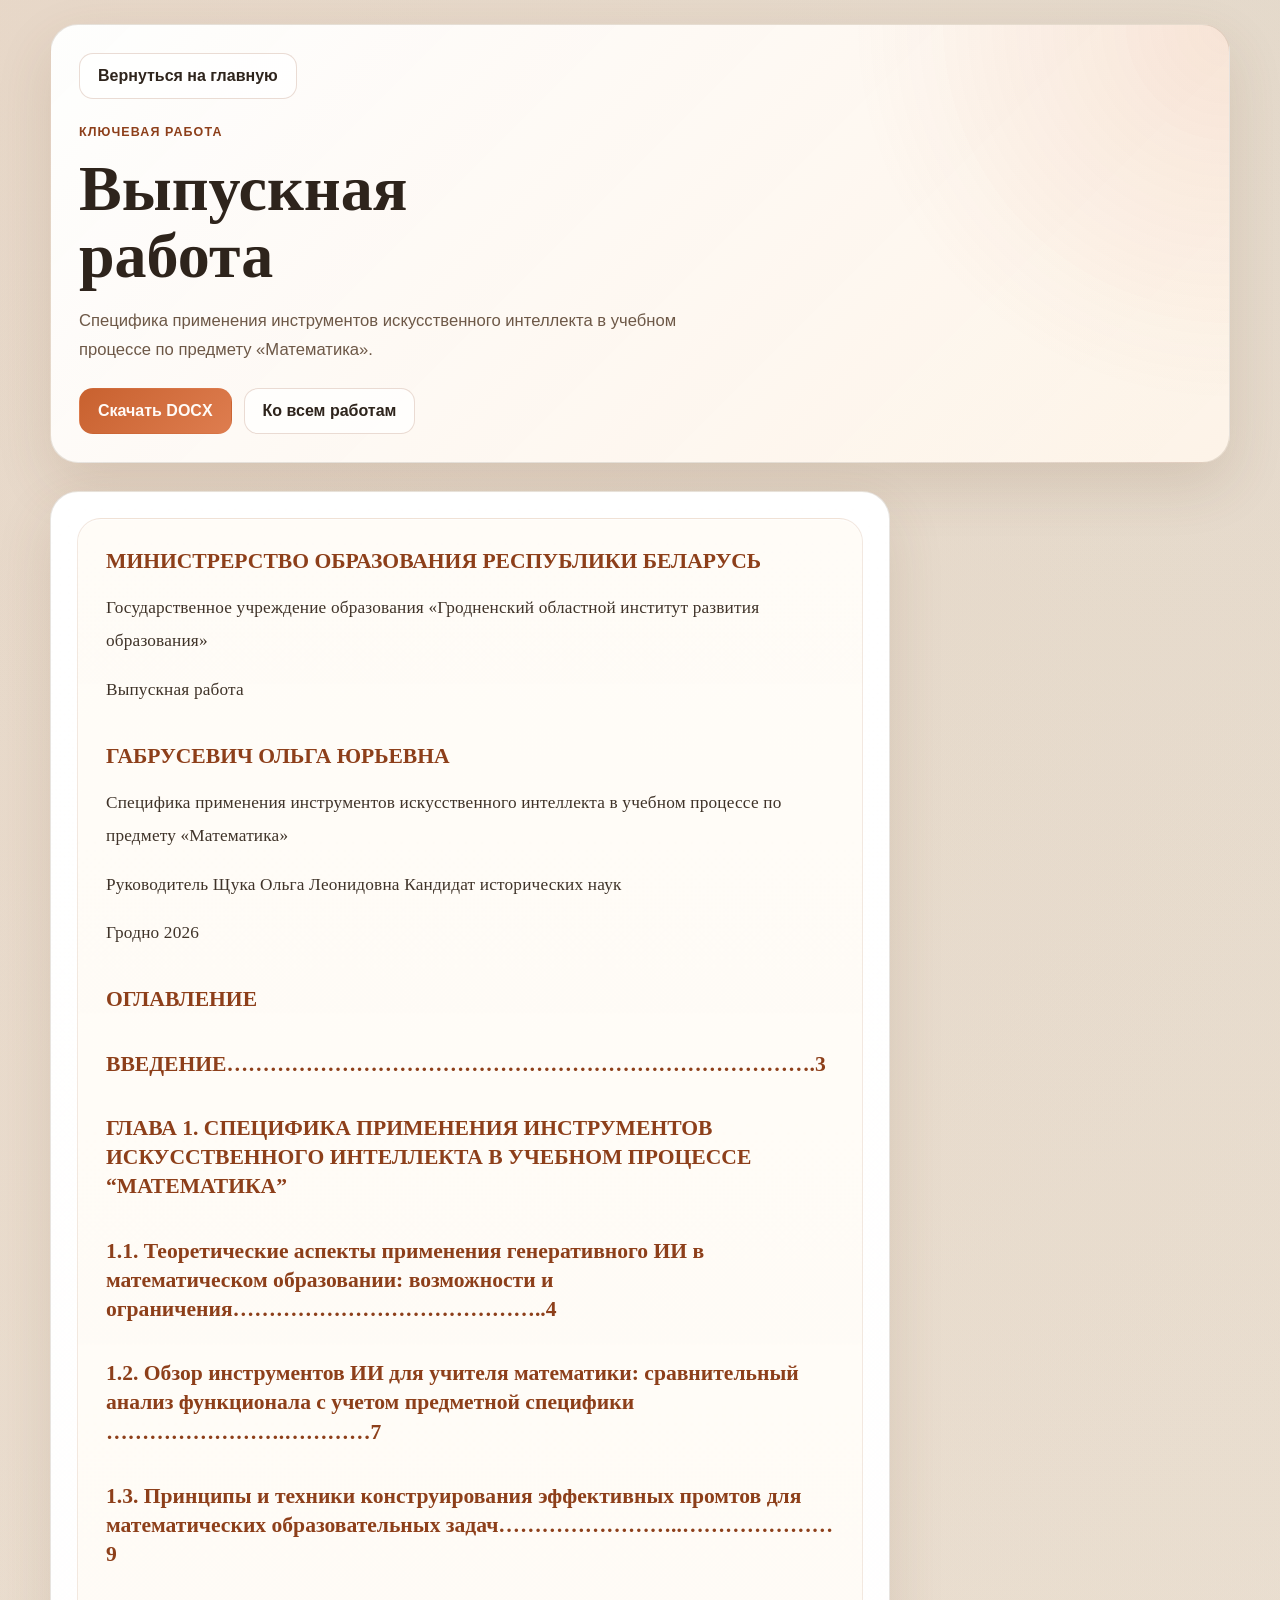
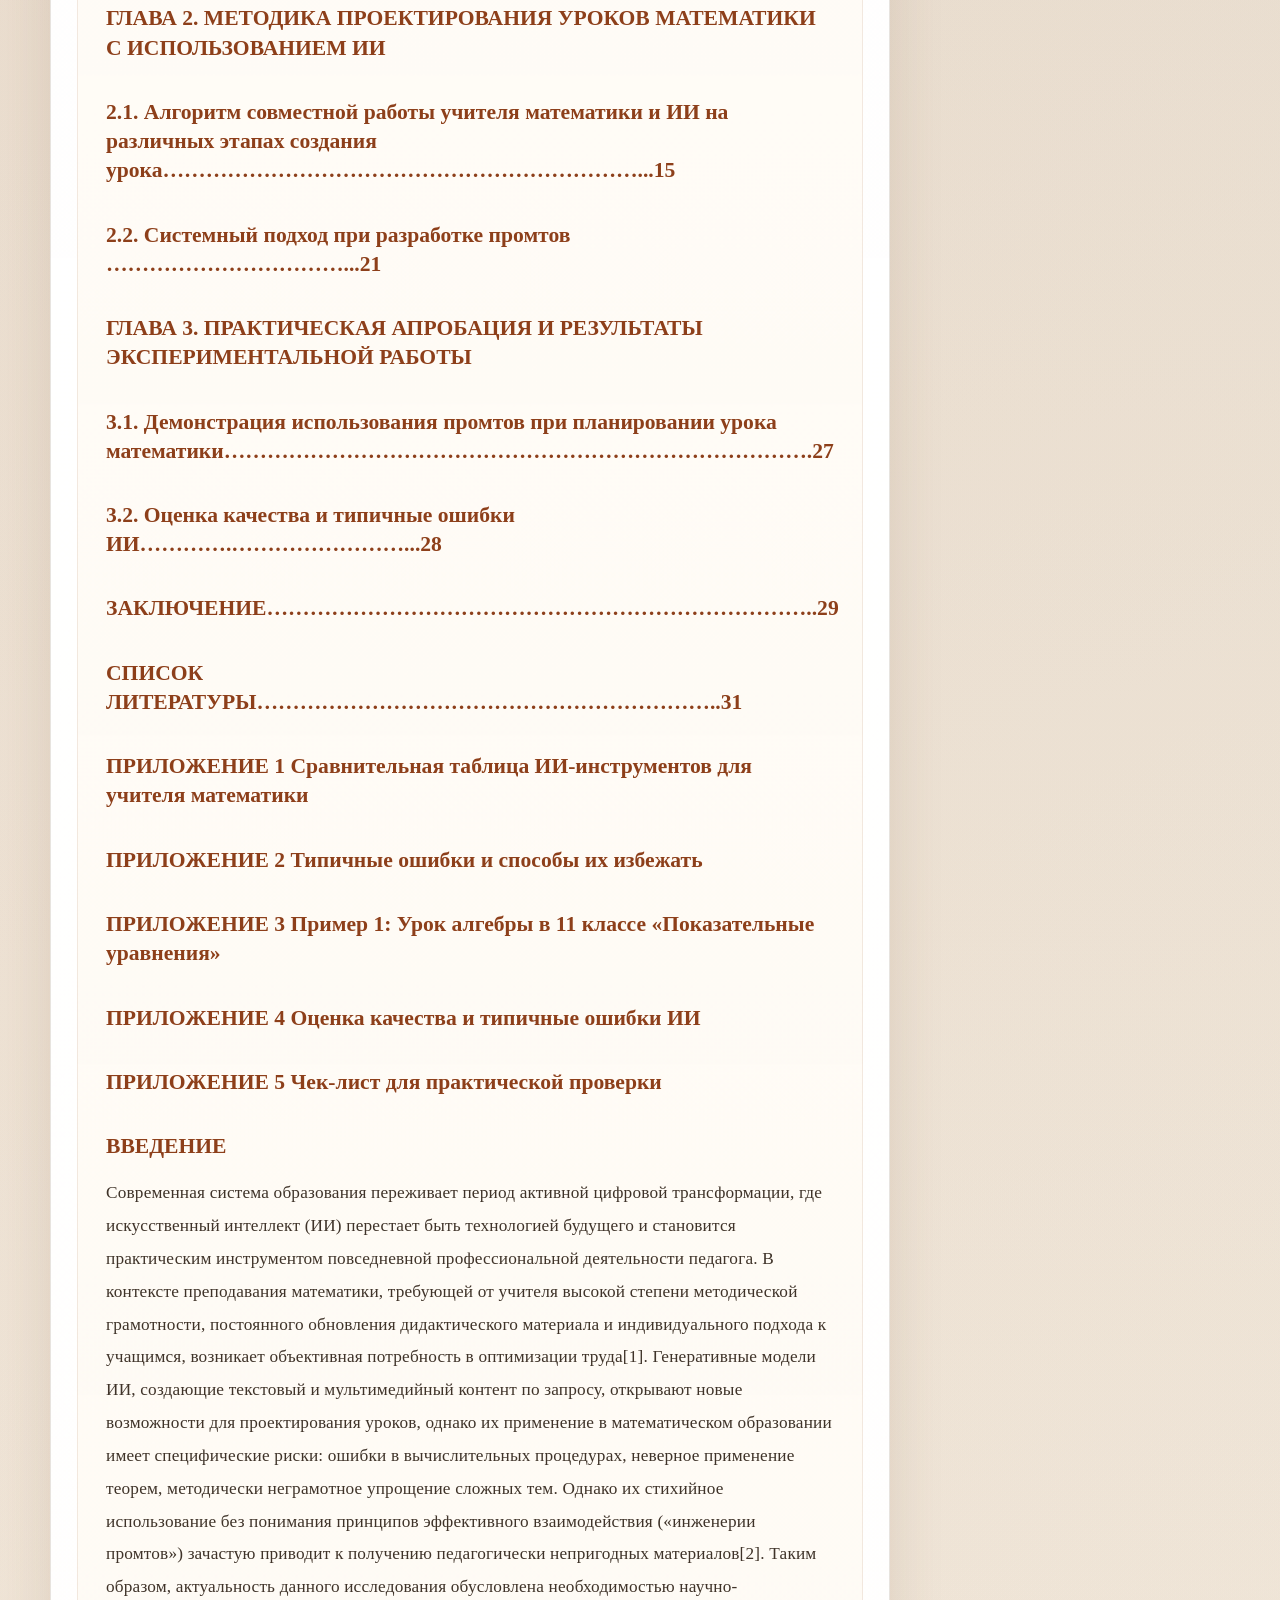
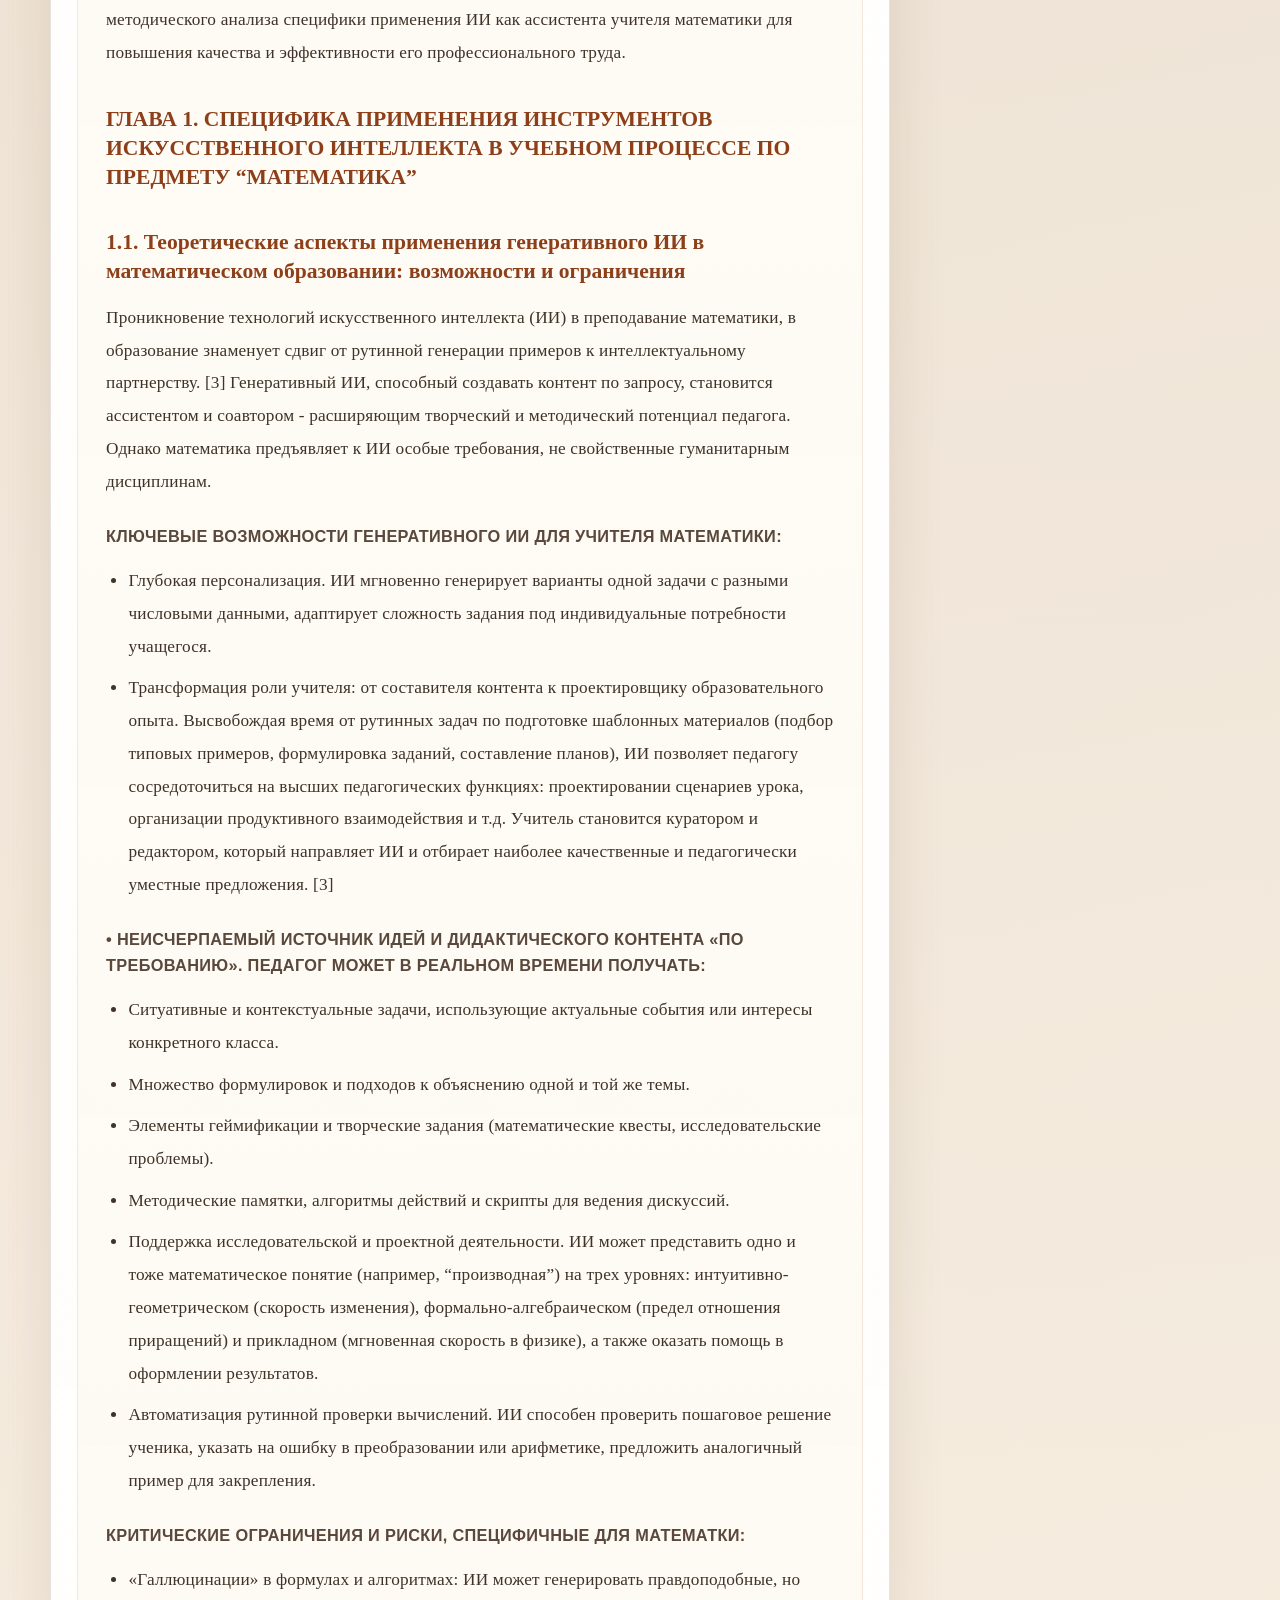
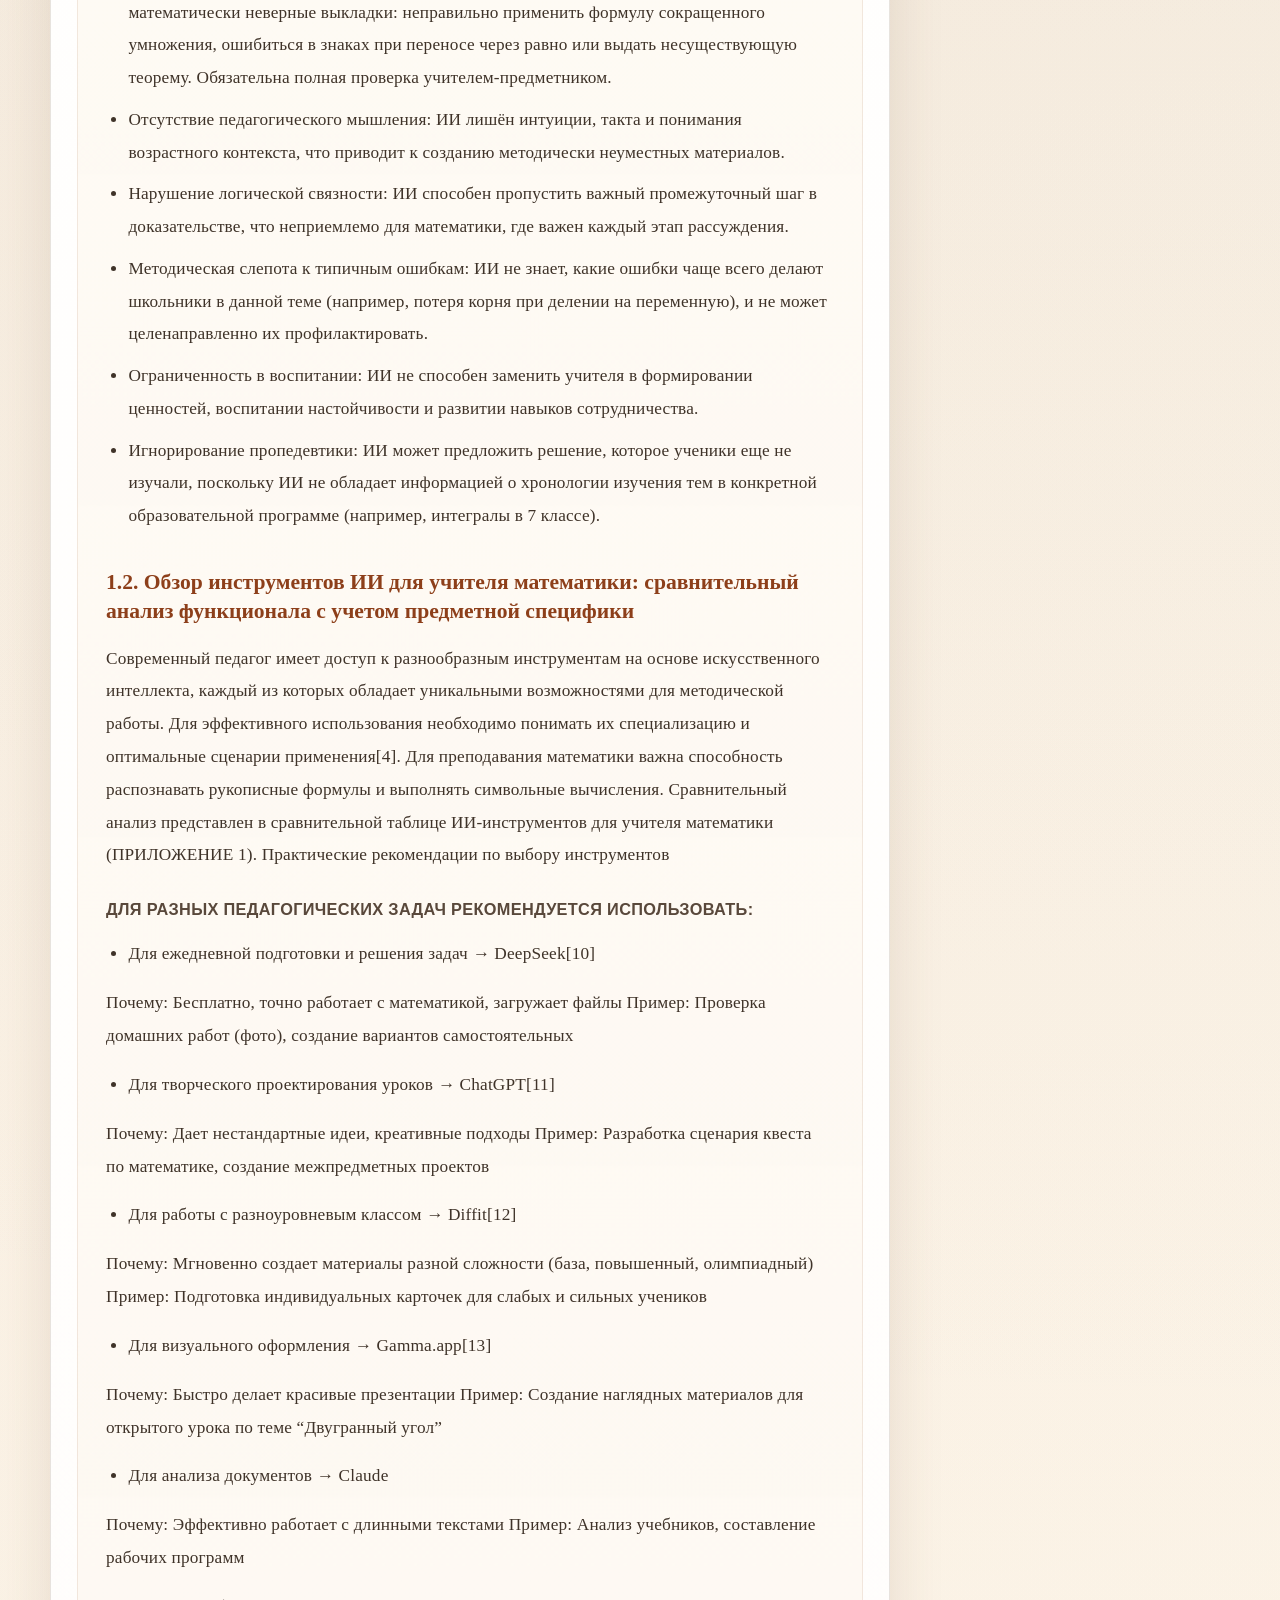
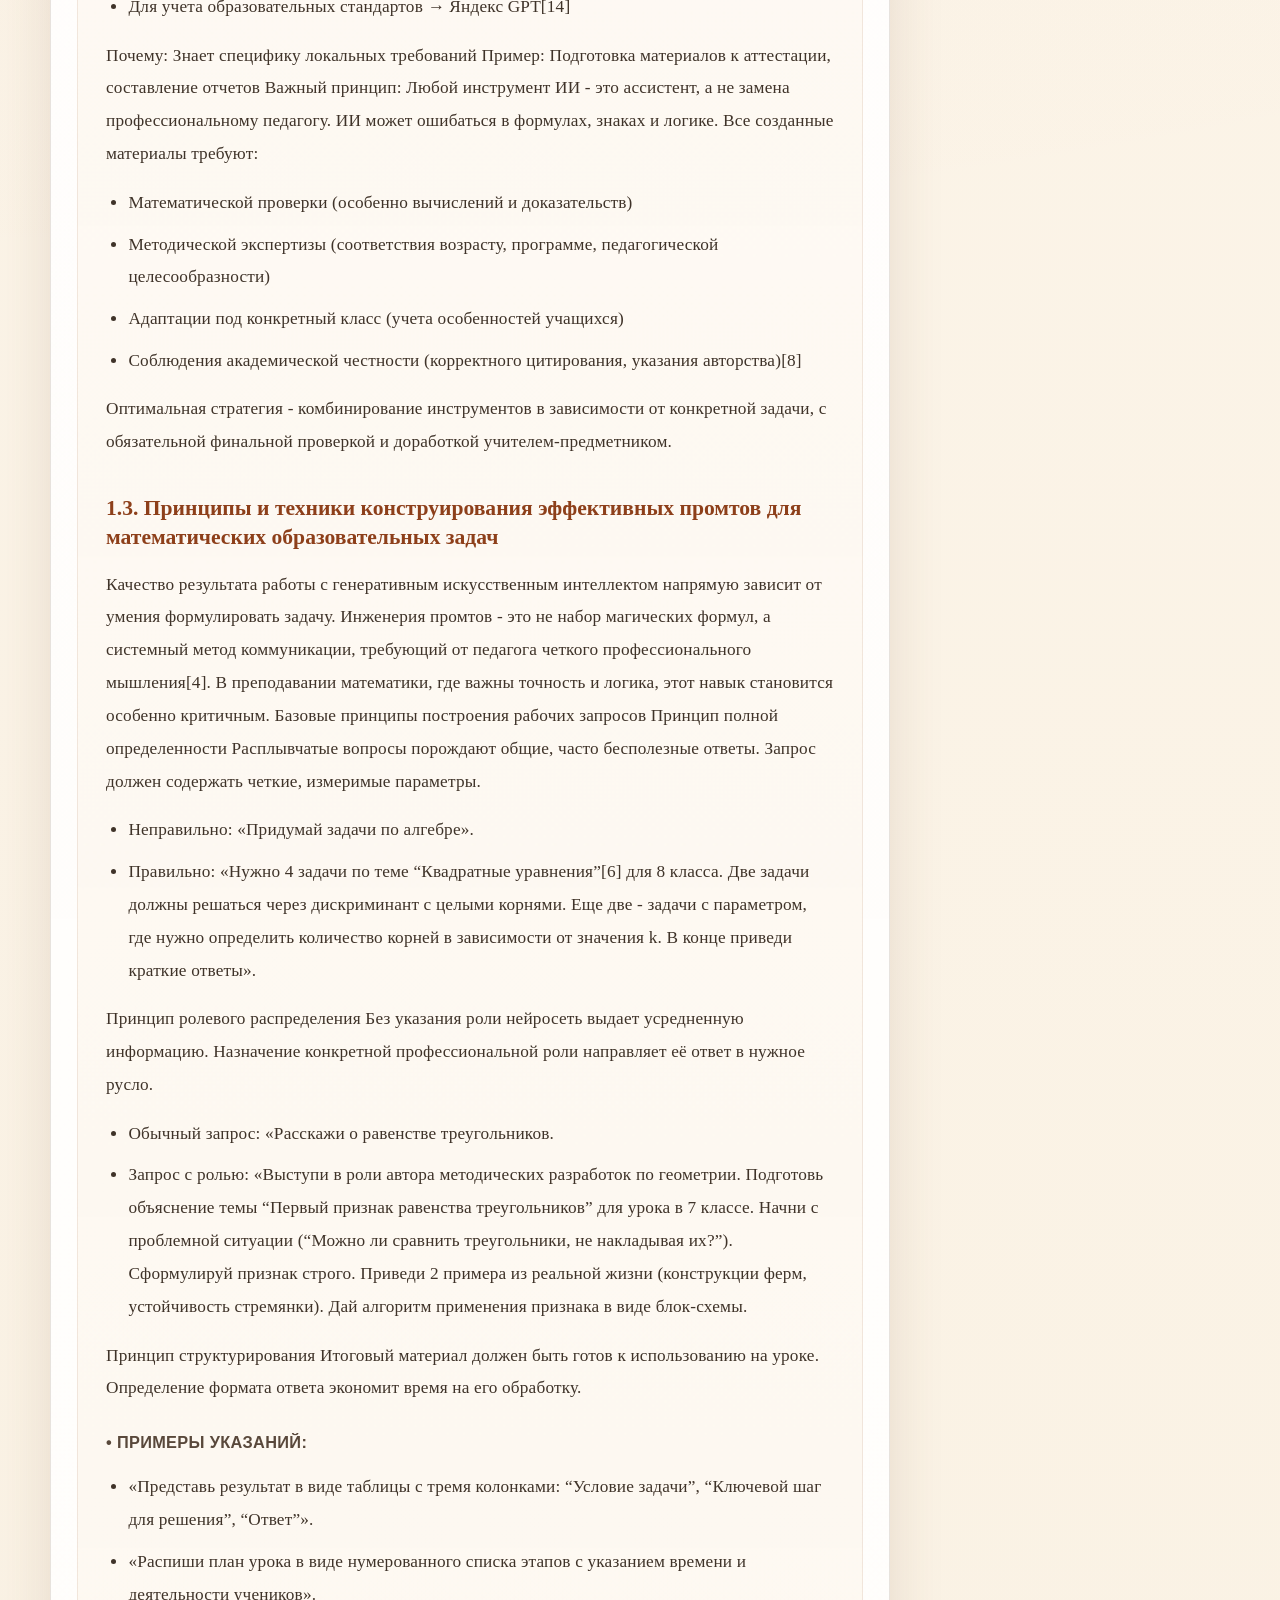
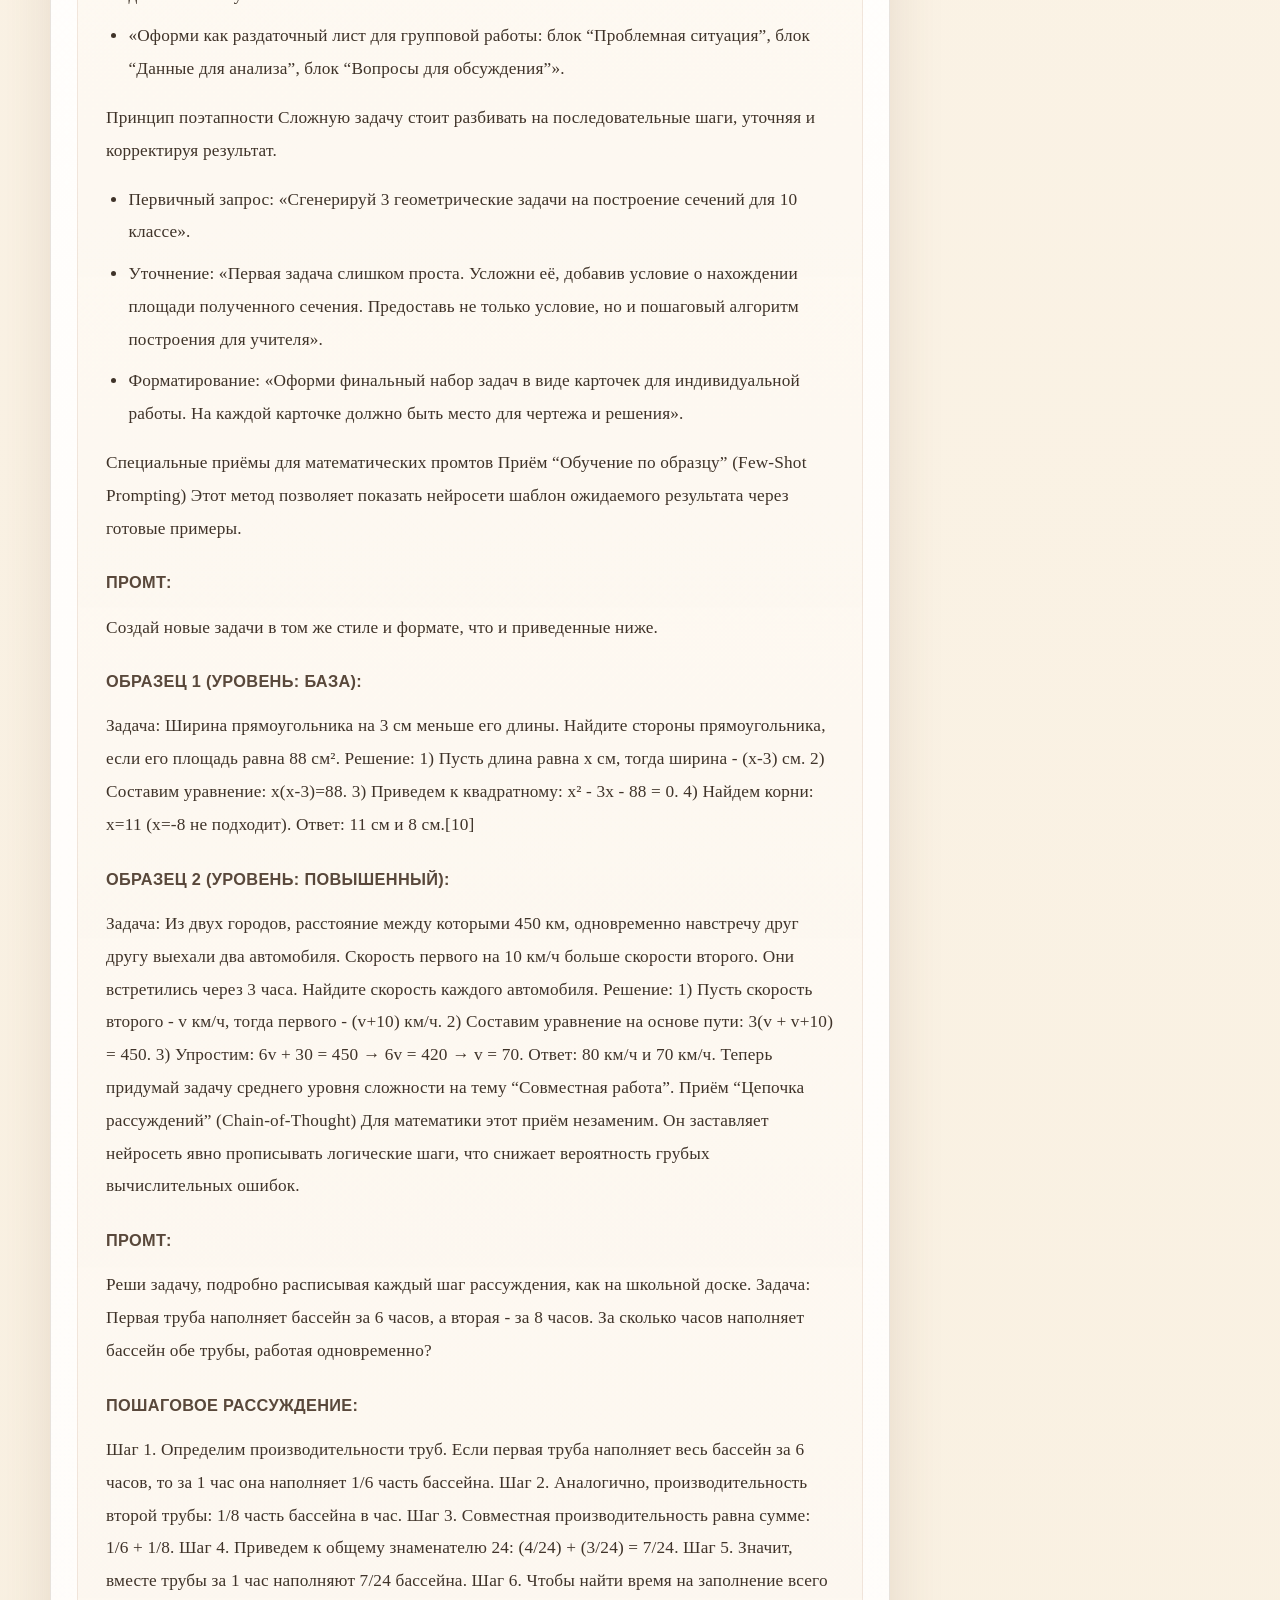
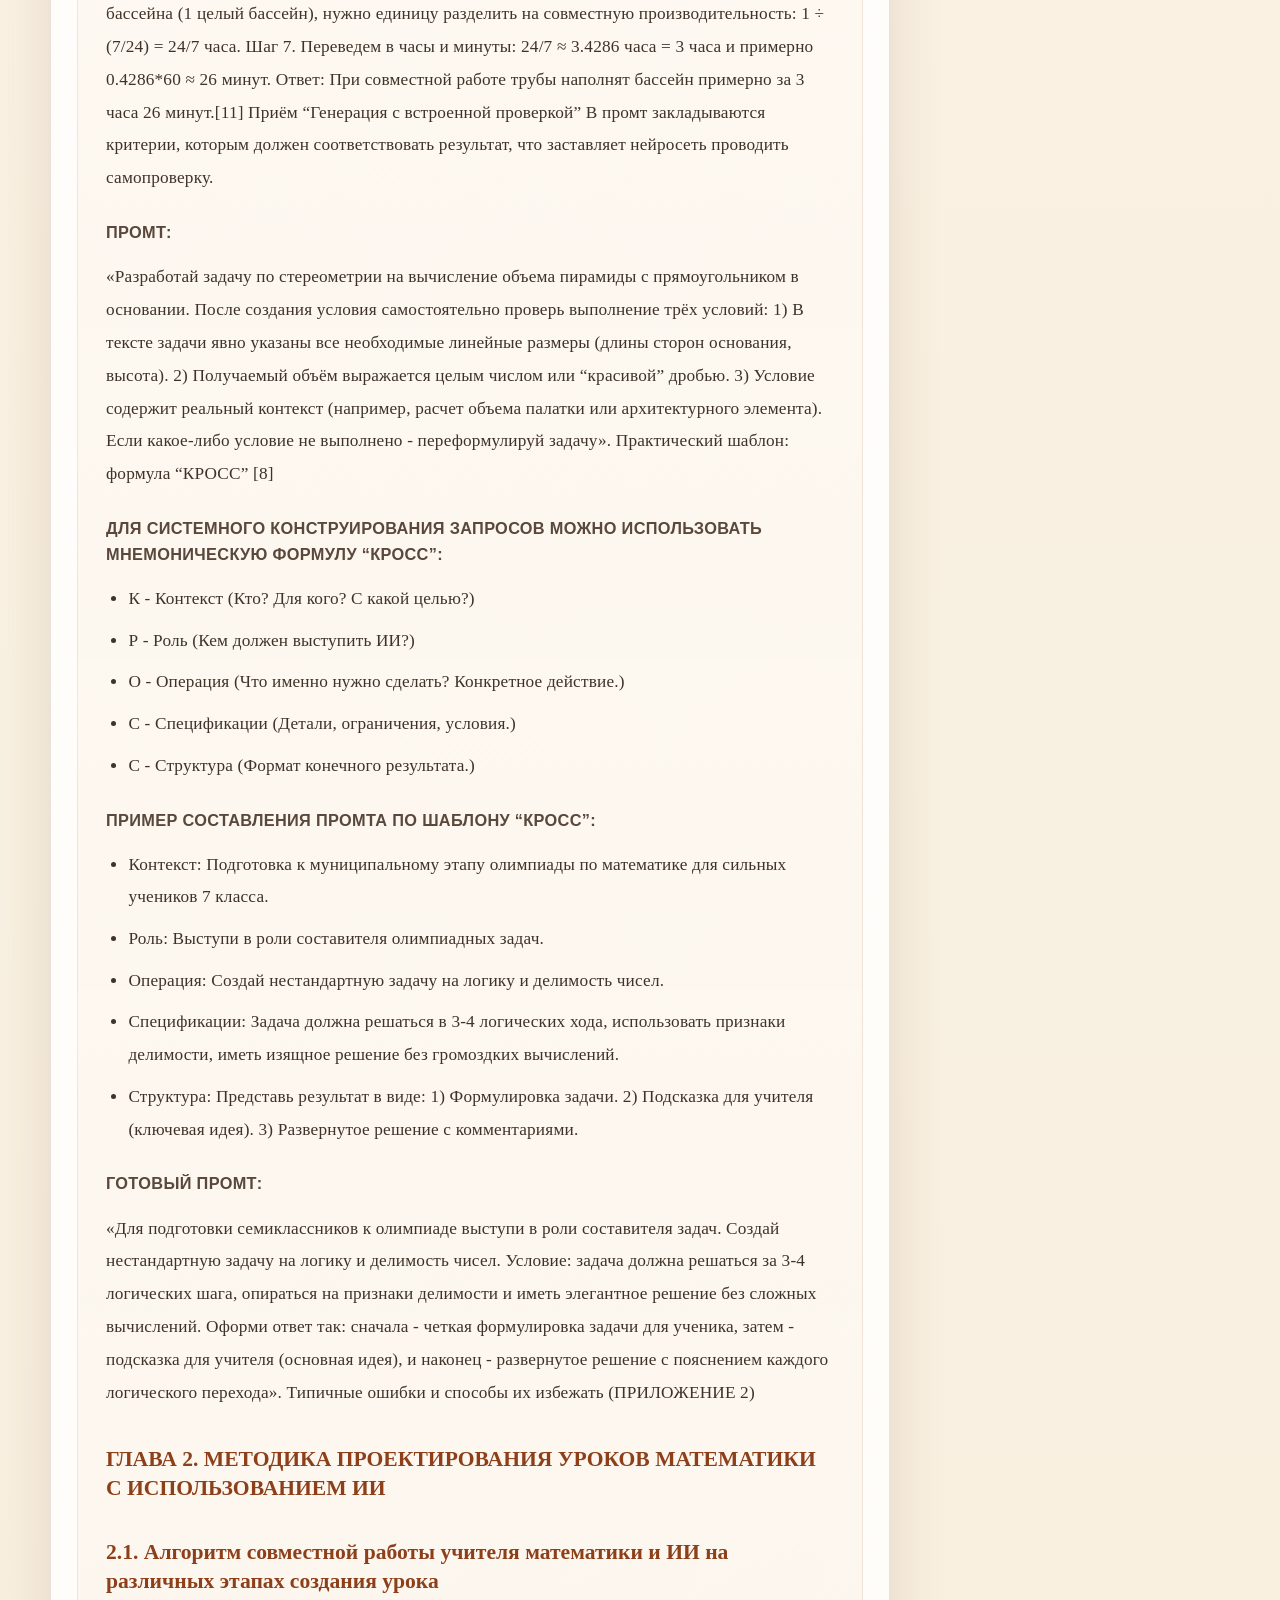
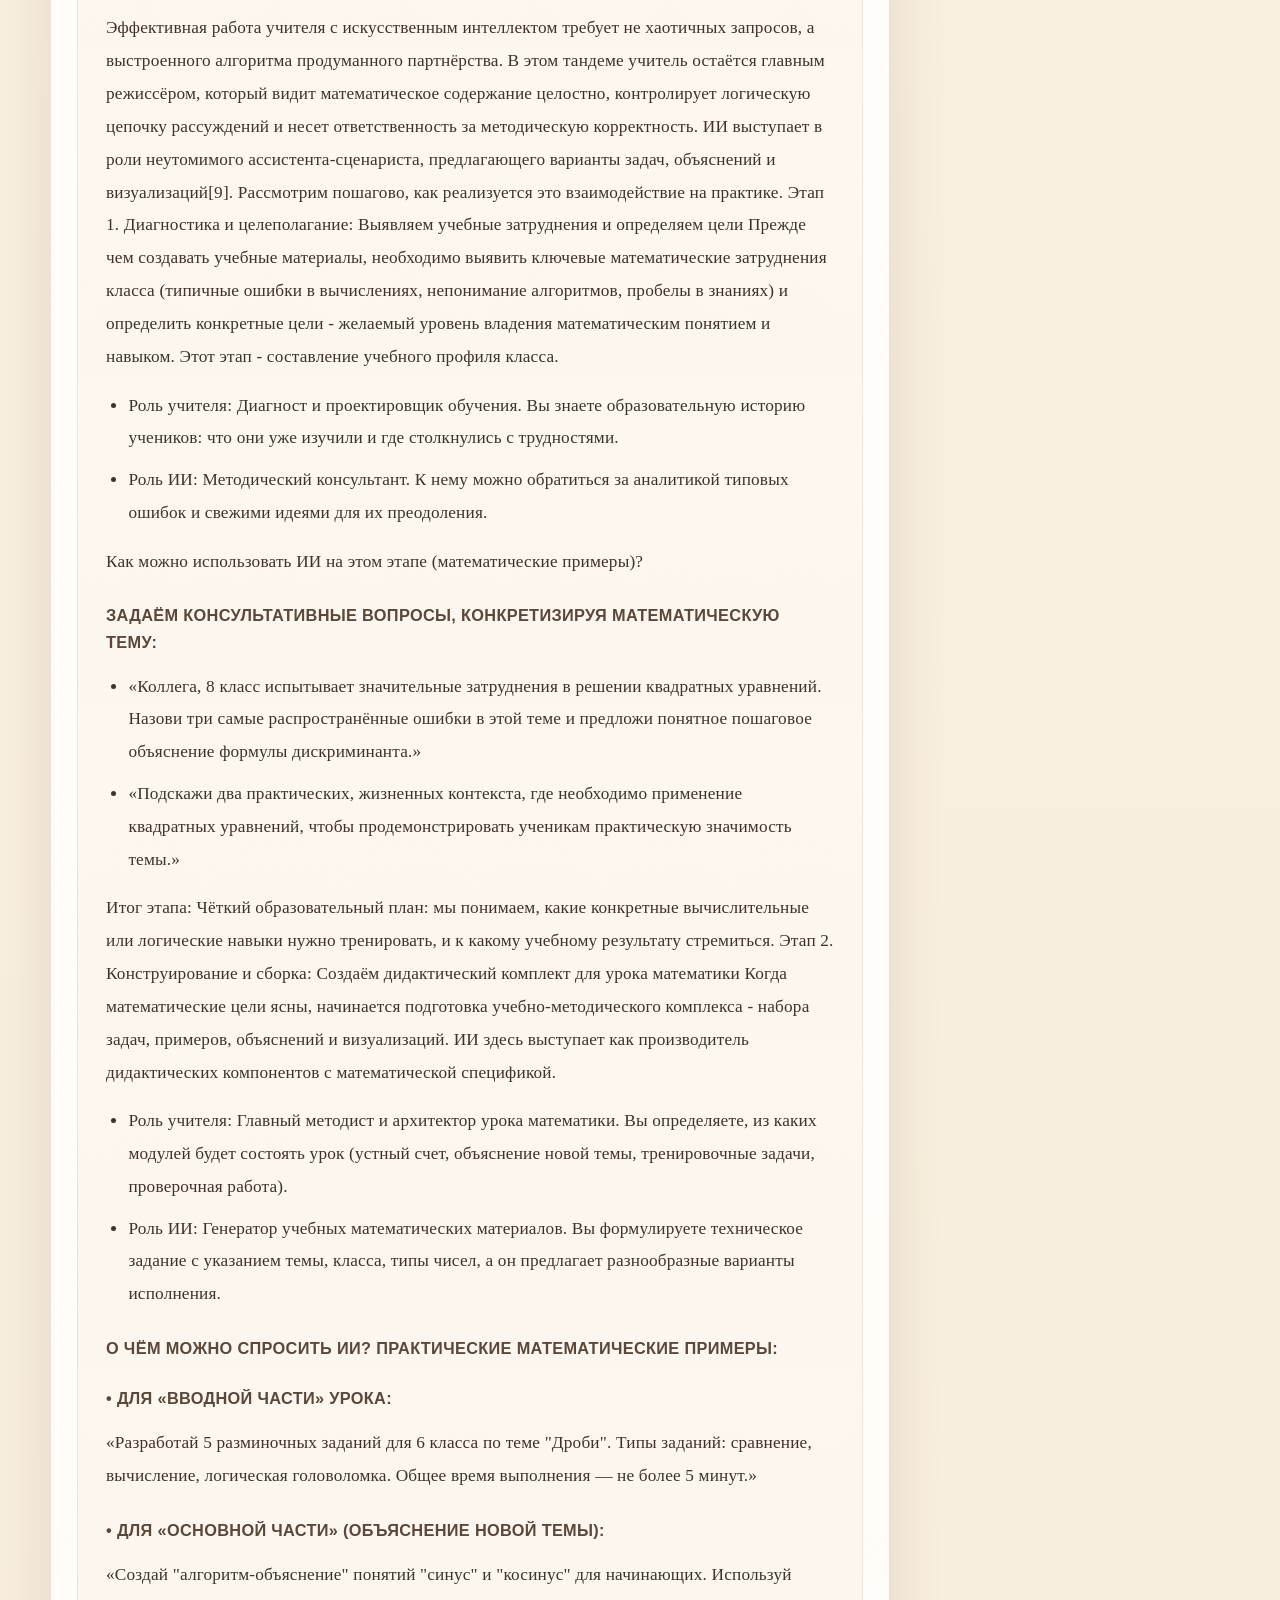
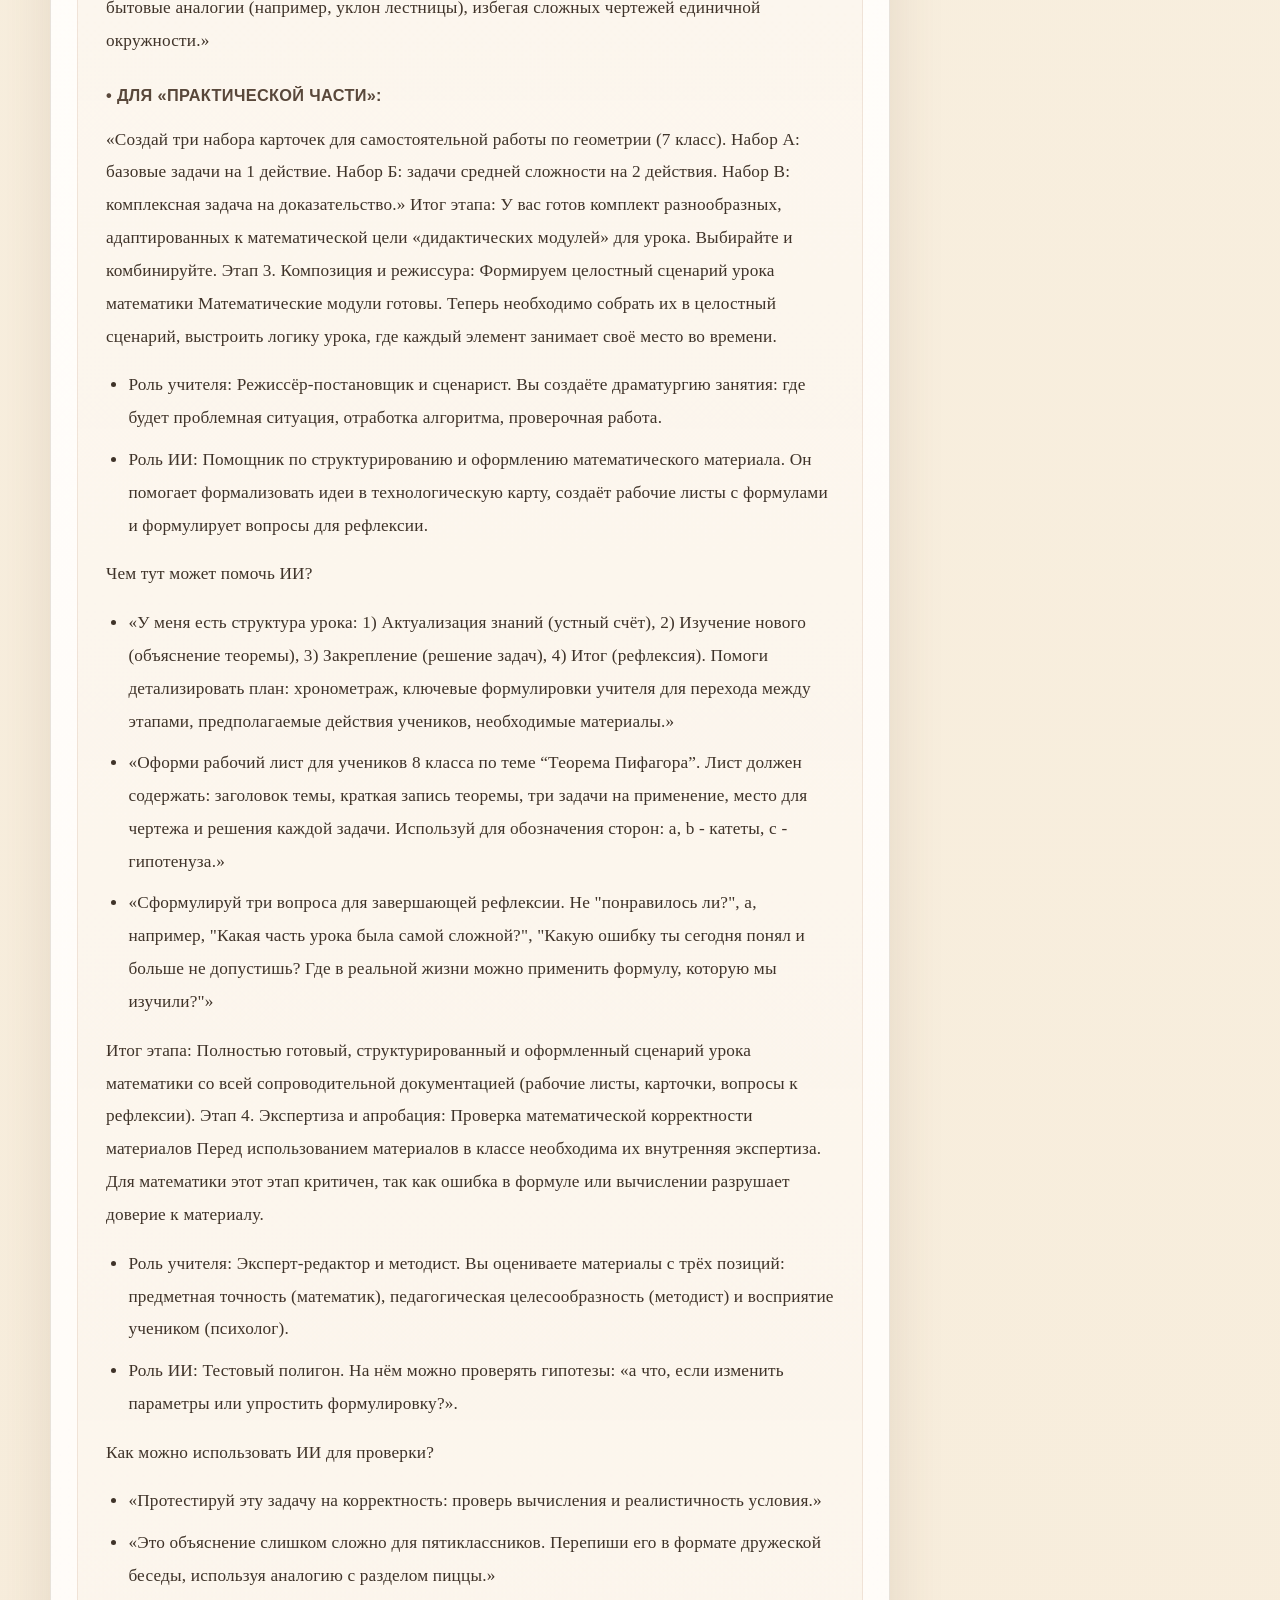
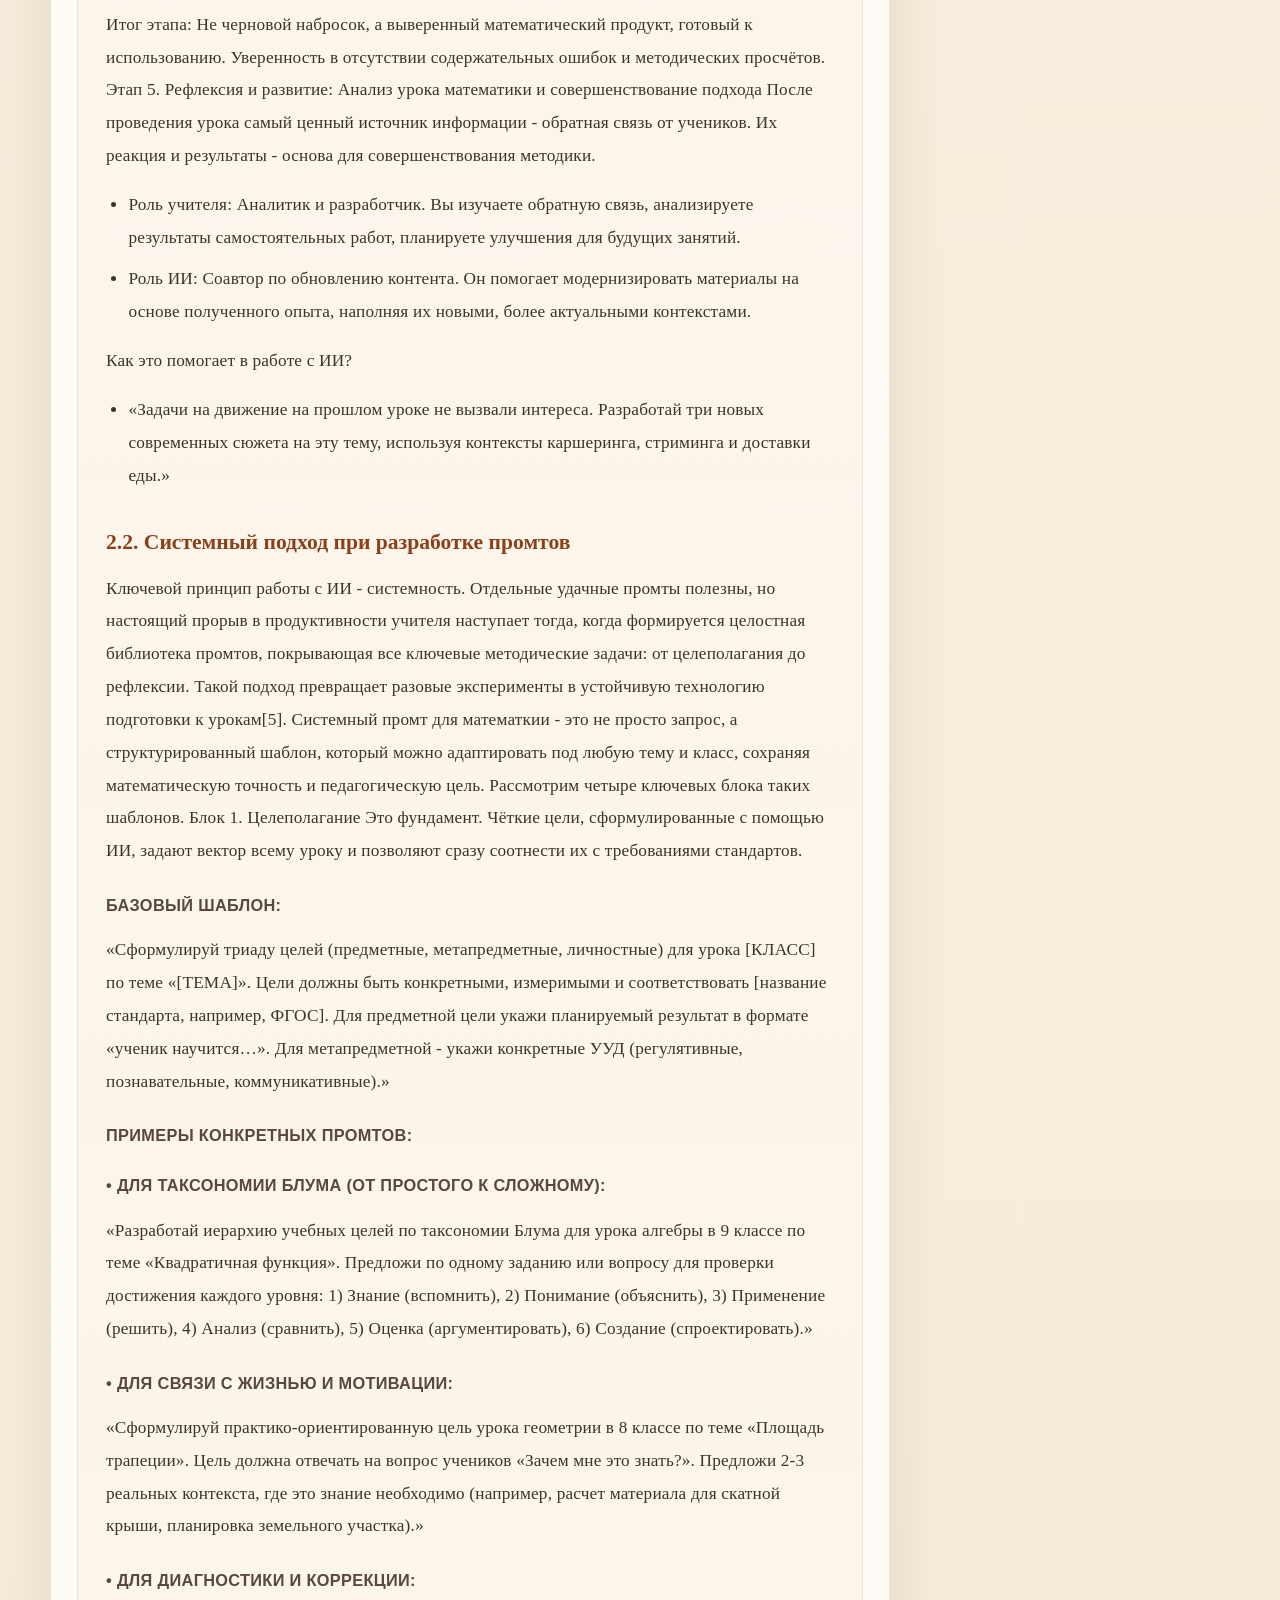
<file: works/graduate-work.html>
<!DOCTYPE html>
<html lang="ru">
<head>
  <meta charset="UTF-8">
  <meta name="viewport" content="width=device-width, initial-scale=1.0">
  <title>Выпускная работа | Портфолио</title>
  <meta name="description" content="Специфика применения инструментов искусственного интеллекта в учебном процессе по предмету «Математика».">
  <link rel="stylesheet" href="../viewer.css">
</head>
<body>
  <div class="viewer-shell">
    <header class="viewer-header">
      <a class="back-link" href="../index.html">Вернуться на главную</a>
      <div class="viewer-intro">
        <p class="viewer-kicker">Ключевая работа</p>
        <h1>Выпускная работа</h1>
        <p class="viewer-summary">Специфика применения инструментов искусственного интеллекта в учебном процессе по предмету «Математика».</p>
      </div>
      <div class="viewer-actions">
        <a class="button button-primary" href="../graduate-work.docx" download>Скачать DOCX</a>
        <a class="button button-secondary" href="../index.html#works">Ко всем работам</a>
      </div>
    </header>

    <main class="viewer-layout">
      <section class="content-card">
        <article class="document-content">
        <h3>МИНИСТРЕРСТВО ОБРАЗОВАНИЯ РЕСПУБЛИКИ БЕЛАРУСЬ</h3>
        <p>Государственное учреждение образования «Гродненский областной институт развития образования»</p>
        <p>Выпускная работа</p>
        <h3>ГАБРУСЕВИЧ ОЛЬГА ЮРЬЕВНА</h3>
        <p>Специфика применения инструментов искусственного интеллекта в учебном процессе по предмету «Математика»</p>
        <p>Руководитель Щука Ольга Леонидовна Кандидат исторических наук</p>
        <p>Гродно 2026</p>
        <h3>ОГЛАВЛЕНИЕ</h3>
        <h3>ВВЕДЕНИЕ……………………………………………………………………….3</h3>
        <h3>ГЛАВА 1. СПЕЦИФИКА ПРИМЕНЕНИЯ ИНСТРУМЕНТОВ ИСКУССТВЕННОГО ИНТЕЛЛЕКТА В УЧЕБНОМ ПРОЦЕССЕ “МАТЕМАТИКА”</h3>
        <h3>1.1. Теоретические аспекты применения генеративного ИИ в математическом образовании: возможности и ограничения……………………………………..4</h3>
        <h3>1.2. Обзор инструментов ИИ для учителя математики: сравнительный анализ функционала с учетом предметной специфики …………………….…………7</h3>
        <h3>1.3. Принципы и техники конструирования эффективных промтов для математических образовательных задач……………………..…………………9</h3>
        <h3>ГЛАВА 2. МЕТОДИКА ПРОЕКТИРОВАНИЯ УРОКОВ МАТЕМАТИКИ С ИСПОЛЬЗОВАНИЕМ ИИ</h3>
        <h3>2.1. Алгоритм совместной работы учителя математики и ИИ на различных этапах создания урока…………………………………………………………...15</h3>
        <h3>2.2. Системный подход при разработке промтов ……………………………...21</h3>
        <h3>ГЛАВА 3. ПРАКТИЧЕСКАЯ АПРОБАЦИЯ И РЕЗУЛЬТАТЫ ЭКСПЕРИМЕНТАЛЬНОЙ РАБОТЫ</h3>
        <h3>3.1. Демонстрация использования промтов при планировании урока математики……………………………………………………………………….27</h3>
        <h3>3.2. Оценка качества и типичные ошибки ИИ………….……………………...28</h3>
        <h3>ЗАКЛЮЧЕНИЕ…………………………………………………………………..29</h3>
        <h3>СПИСОК ЛИТЕРАТУРЫ………………………………………………………..31</h3>
        <h3>ПРИЛОЖЕНИЕ 1 Сравнительная таблица ИИ-инструментов для учителя математики</h3>
        <h3>ПРИЛОЖЕНИЕ 2 Типичные ошибки и способы их избежать</h3>
        <h3>ПРИЛОЖЕНИЕ 3 Пример 1: Урок алгебры в 11 классе «Показательные уравнения»</h3>
        <h3>ПРИЛОЖЕНИЕ 4 Оценка качества и типичные ошибки ИИ</h3>
        <h3>ПРИЛОЖЕНИЕ 5 Чек-лист для практической проверки</h3>
        <h3>ВВЕДЕНИЕ</h3>
        <p>Современная система образования переживает период активной цифровой трансформации, где искусственный интеллект (ИИ) перестает быть технологией будущего и становится практическим инструментом повседневной профессиональной деятельности педагога. В контексте преподавания математики, требующей от учителя высокой степени методической грамотности, постоянного обновления дидактического материала и индивидуального подхода к учащимся, возникает объективная потребность в оптимизации труда[1]. Генеративные модели ИИ, создающие текстовый и мультимедийный контент по запросу, открывают новые возможности для проектирования уроков, однако их применение в математическом образовании имеет специфические риски: ошибки в вычислительных процедурах, неверное применение теорем, методически неграмотное упрощение сложных тем. Однако их стихийное использование без понимания принципов эффективного взаимодействия («инженерии промтов») зачастую приводит к получению педагогически непригодных материалов[2]. Таким образом, актуальность данного исследования обусловлена необходимостью научно-методического анализа специфики применения ИИ как ассистента учителя математики для повышения качества и эффективности его профессионального труда.</p>
        <h3>ГЛАВА 1. СПЕЦИФИКА ПРИМЕНЕНИЯ ИНСТРУМЕНТОВ ИСКУССТВЕННОГО ИНТЕЛЛЕКТА В УЧЕБНОМ ПРОЦЕССЕ ПО ПРЕДМЕТУ “МАТЕМАТИКА”</h3>
        <h3>1.1. Теоретические аспекты применения генеративного ИИ в математическом образовании: возможности и ограничения</h3>
        <p>Проникновение технологий искусственного интеллекта (ИИ) в преподавание математики, в образование знаменует сдвиг от рутинной генерации примеров к интеллектуальному партнерству. [3] Генеративный ИИ, способный создавать контент по запросу, становится ассистентом и соавтором - расширяющим творческий и методический потенциал педагога. Однако математика предъявляет к ИИ особые требования, не свойственные гуманитарным дисциплинам.</p>
        <h4>Ключевые возможности генеративного ИИ для учителя математики:</h4>
        <ul><li>Глубокая персонализация. ИИ мгновенно генерирует варианты одной задачи с разными числовыми данными, адаптирует сложность задания под индивидуальные потребности учащегося.</li><li>Трансформация роли учителя: от составителя контента к проектировщику образовательного опыта. Высвобождая время от рутинных задач по подготовке шаблонных материалов (подбор типовых примеров, формулировка заданий, составление планов), ИИ позволяет педагогу сосредоточиться на высших педагогических функциях: проектировании сценариев урока, организации продуктивного взаимодействия и т.д. Учитель становится куратором и редактором, который направляет ИИ и отбирает наиболее качественные и педагогически уместные предложения. [3]</li></ul>
        <h4>• Неисчерпаемый источник идей и дидактического контента «по требованию». Педагог может в реальном времени получать:</h4>
        <ul><li>Ситуативные и контекстуальные задачи, использующие актуальные события или интересы конкретного класса.</li><li>Множество формулировок и подходов к объяснению одной и той же темы.</li><li>Элементы геймификации и творческие задания (математические квесты, исследовательские проблемы).</li><li>Методические памятки, алгоритмы действий и скрипты для ведения дискуссий.</li><li>Поддержка исследовательской и проектной деятельности. ИИ может представить одно и тоже математическое понятие (например, “производная”) на трех уровнях: интуитивно-геометрическом (скорость изменения), формально-алгебраическом (предел отношения приращений) и прикладном (мгновенная скорость в физике), а также оказать помощь в оформлении результатов.</li><li>Автоматизация рутинной проверки вычислений. ИИ способен проверить пошаговое решение ученика, указать на ошибку в преобразовании или арифметике, предложить аналогичный пример для закрепления.</li></ul>
        <h4>Критические ограничения и риски, специфичные для математки:</h4>
        <ul><li>«Галлюцинации» в формулах и алгоритмах: ИИ может генерировать правдоподобные, но математически неверные выкладки: неправильно применить формулу сокращенного умножения, ошибиться в знаках при переносе через равно или выдать несуществующую теорему. Обязательна полная проверка учителем-предметником.</li><li>Отсутствие педагогического мышления: ИИ лишён интуиции, такта и понимания возрастного контекста, что приводит к созданию методически неуместных материалов.</li><li>Нарушение логической связности: ИИ способен пропустить важный промежуточный шаг в доказательстве, что неприемлемо для математики, где важен каждый этап рассуждения.</li><li>Методическая слепота к типичным ошибкам: ИИ не знает, какие ошибки чаще всего делают школьники в данной теме (например, потеря корня при делении на переменную), и не может целенаправленно их профилактировать.</li><li>Ограниченность в воспитании: ИИ не способен заменить учителя в формировании ценностей, воспитании настойчивости и развитии навыков сотрудничества.</li><li>Игнорирование пропедевтики: ИИ может предложить решение, которое ученики еще не изучали, поскольку ИИ не обладает информацией о хронологии изучения тем в конкретной образовательной программе (например, интегралы в 7 классе).</li></ul>
        <h3>1.2. Обзор инструментов ИИ для учителя математики: сравнительный анализ функционала с учетом предметной специфики</h3>
        <p>Современный педагог имеет доступ к разнообразным инструментам на основе искусственного интеллекта, каждый из которых обладает уникальными возможностями для методической работы. Для эффективного использования необходимо понимать их специализацию и оптимальные сценарии применения[4]. Для преподавания математики важна способность распознавать рукописные формулы и выполнять символьные вычисления. Сравнительный анализ представлен в сравнительной таблице ИИ-инструментов для учителя математики (ПРИЛОЖЕНИЕ 1). Практические рекомендации по выбору инструментов</p>
        <h4>Для разных педагогических задач рекомендуется использовать:</h4>
        <ul><li>Для ежедневной подготовки и решения задач → DeepSeek[10]</li></ul>
        <p>Почему: Бесплатно, точно работает с математикой, загружает файлы Пример: Проверка домашних работ (фото), создание вариантов самостоятельных</p>
        <ul><li>Для творческого проектирования уроков → ChatGPT[11]</li></ul>
        <p>Почему: Дает нестандартные идеи, креативные подходы Пример: Разработка сценария квеста по математике, создание межпредметных проектов</p>
        <ul><li>Для работы с разноуровневым классом → Diffit[12]</li></ul>
        <p>Почему: Мгновенно создает материалы разной сложности (база, повышенный, олимпиадный) Пример: Подготовка индивидуальных карточек для слабых и сильных учеников</p>
        <ul><li>Для визуального оформления → Gamma.app[13]</li></ul>
        <p>Почему: Быстро делает красивые презентации Пример: Создание наглядных материалов для открытого урока по теме “Двугранный угол”</p>
        <ul><li>Для анализа документов → Claude</li></ul>
        <p>Почему: Эффективно работает с длинными текстами Пример: Анализ учебников, составление рабочих программ</p>
        <ul><li>Для учета образовательных стандартов → Яндекс GPT[14]</li></ul>
        <p>Почему: Знает специфику локальных требований Пример: Подготовка материалов к аттестации, составление отчетов Важный принцип: Любой инструмент ИИ - это ассистент, а не замена профессиональному педагогу. ИИ может ошибаться в формулах, знаках и логике. Все созданные материалы требуют:</p>
        <ul><li>Математической проверки (особенно вычислений и доказательств)</li><li>Методической экспертизы (соответствия возрасту, программе, педагогической целесообразности)</li><li>Адаптации под конкретный класс (учета особенностей учащихся)</li><li>Соблюдения академической честности (корректного цитирования, указания авторства)[8]</li></ul>
        <p>Оптимальная стратегия - комбинирование инструментов в зависимости от конкретной задачи, с обязательной финальной проверкой и доработкой учителем-предметником.</p>
        <h3>1.3. Принципы и техники конструирования эффективных промтов для математических образовательных задач</h3>
        <p>Качество результата работы с генеративным искусственным интеллектом напрямую зависит от умения формулировать задачу. Инженерия промтов - это не набор магических формул, а системный метод коммуникации, требующий от педагога четкого профессионального мышления[4]. В преподавании математики, где важны точность и логика, этот навык становится особенно критичным. Базовые принципы построения рабочих запросов Принцип полной определенности Расплывчатые вопросы порождают общие, часто бесполезные ответы. Запрос должен содержать четкие, измеримые параметры.</p>
        <ul><li>Неправильно: «Придумай задачи по алгебре».</li><li>Правильно: «Нужно 4 задачи по теме “Квадратные уравнения”[6] для 8 класса. Две задачи должны решаться через дискриминант с целыми корнями. Еще две - задачи с параметром, где нужно определить количество корней в зависимости от значения k. В конце приведи краткие ответы».</li></ul>
        <p>Принцип ролевого распределения Без указания роли нейросеть выдает усредненную информацию. Назначение конкретной профессиональной роли направляет её ответ в нужное русло.</p>
        <ul><li>Обычный запрос: «Расскажи о равенстве треугольников.</li><li>Запрос с ролью: «Выступи в роли автора методических разработок по геометрии. Подготовь объяснение темы “Первый признак равенства треугольников” для урока в 7 классе. Начни с проблемной ситуации (“Можно ли сравнить треугольники, не накладывая их?”). Сформулируй признак строго. Приведи 2 примера из реальной жизни (конструкции ферм, устойчивость стремянки). Дай алгоритм применения признака в виде блок-схемы.</li></ul>
        <p>Принцип структурирования Итоговый материал должен быть готов к использованию на уроке. Определение формата ответа экономит время на его обработку.</p>
        <h4>• Примеры указаний:</h4>
        <ul><li>«Представь результат в виде таблицы с тремя колонками: “Условие задачи”, “Ключевой шаг для решения”, “Ответ”».</li><li>«Распиши план урока в виде нумерованного списка этапов с указанием времени и деятельности учеников».</li><li>«Оформи как раздаточный лист для групповой работы: блок “Проблемная ситуация”, блок “Данные для анализа”, блок “Вопросы для обсуждения”».</li></ul>
        <p>Принцип поэтапности Сложную задачу стоит разбивать на последовательные шаги, уточняя и корректируя результат.</p>
        <ul><li>Первичный запрос: «Сгенерируй 3 геометрические задачи на построение сечений для 10 классе».</li><li>Уточнение: «Первая задача слишком проста. Усложни её, добавив условие о нахождении площади полученного сечения. Предоставь не только условие, но и пошаговый алгоритм построения для учителя».</li><li>Форматирование: «Оформи финальный набор задач в виде карточек для индивидуальной работы. На каждой карточке должно быть место для чертежа и решения».</li></ul>
        <p>Специальные приёмы для математических промтов Приём “Обучение по образцу” (Few-Shot Prompting) Этот метод позволяет показать нейросети шаблон ожидаемого результата через готовые примеры.</p>
        <h4>Промт:</h4>
        <p>Создай новые задачи в том же стиле и формате, что и приведенные ниже.</p>
        <h4>ОБРАЗЕЦ 1 (уровень: база):</h4>
        <p>Задача: Ширина прямоугольника на 3 см меньше его длины. Найдите стороны прямоугольника, если его площадь равна 88 см². Решение: 1) Пусть длина равна x см, тогда ширина - (x-3) см. 2) Составим уравнение: x(x-3)=88. 3) Приведем к квадратному: x² - 3x - 88 = 0. 4) Найдем корни: x=11 (x=-8 не подходит). Ответ: 11 см и 8 см.[10]</p>
        <h4>ОБРАЗЕЦ 2 (уровень: повышенный):</h4>
        <p>Задача: Из двух городов, расстояние между которыми 450 км, одновременно навстречу друг другу выехали два автомобиля. Скорость первого на 10 км/ч больше скорости второго. Они встретились через 3 часа. Найдите скорость каждого автомобиля. Решение: 1) Пусть скорость второго - v км/ч, тогда первого - (v+10) км/ч. 2) Составим уравнение на основе пути: 3(v + v+10) = 450. 3) Упростим: 6v + 30 = 450 → 6v = 420 → v = 70. Ответ: 80 км/ч и 70 км/ч. Теперь придумай задачу среднего уровня сложности на тему “Совместная работа”. Приём “Цепочка рассуждений” (Chain-of-Thought) Для математики этот приём незаменим. Он заставляет нейросеть явно прописывать логические шаги, что снижает вероятность грубых вычислительных ошибок.</p>
        <h4>Промт:</h4>
        <p>Реши задачу, подробно расписывая каждый шаг рассуждения, как на школьной доске. Задача: Первая труба наполняет бассейн за 6 часов, а вторая - за 8 часов. За сколько часов наполняет бассейн обе трубы, работая одновременно?</p>
        <h4>Пошаговое рассуждение:</h4>
        <p>Шаг 1. Определим производительности труб. Если первая труба наполняет весь бассейн за 6 часов, то за 1 час она наполняет 1/6 часть бассейна. Шаг 2. Аналогично, производительность второй трубы: 1/8 часть бассейна в час. Шаг 3. Совместная производительность равна сумме: 1/6 + 1/8. Шаг 4. Приведем к общему знаменателю 24: (4/24) + (3/24) = 7/24. Шаг 5. Значит, вместе трубы за 1 час наполняют 7/24 бассейна. Шаг 6. Чтобы найти время на заполнение всего бассейна (1 целый бассейн), нужно единицу разделить на совместную производительность: 1 ÷ (7/24) = 24/7 часа. Шаг 7. Переведем в часы и минуты: 24/7 ≈ 3.4286 часа = 3 часа и примерно 0.4286*60 ≈ 26 минут. Ответ: При совместной работе трубы наполнят бассейн примерно за 3 часа 26 минут.[11] Приём “Генерация с встроенной проверкой” В промт закладываются критерии, которым должен соответствовать результат, что заставляет нейросеть проводить самопроверку.</p>
        <h4>Промт:</h4>
        <p>«Разработай задачу по стереометрии на вычисление объема пирамиды с прямоугольником в основании. После создания условия самостоятельно проверь выполнение трёх условий: 1) В тексте задачи явно указаны все необходимые линейные размеры (длины сторон основания, высота). 2) Получаемый объём выражается целым числом или “красивой” дробью. 3) Условие содержит реальный контекст (например, расчет объема палатки или архитектурного элемента). Если какое-либо условие не выполнено - переформулируй задачу». Практический шаблон: формула “КРОСС” [8]</p>
        <h4>Для системного конструирования запросов можно использовать мнемоническую формулу “КРОСС”:</h4>
        <ul><li>К - Контекст (Кто? Для кого? С какой целью?)</li><li>Р - Роль (Кем должен выступить ИИ?)</li><li>О - Операция (Что именно нужно сделать? Конкретное действие.)</li><li>С - Спецификации (Детали, ограничения, условия.)</li><li>С - Структура (Формат конечного результата.)</li></ul>
        <h4>Пример составления промта по шаблону “КРОСС”:</h4>
        <ul><li>Контекст: Подготовка к муниципальному этапу олимпиады по математике для сильных учеников 7 класса.</li><li>Роль: Выступи в роли составителя олимпиадных задач.</li><li>Операция: Создай нестандартную задачу на логику и делимость чисел.</li><li>Спецификации: Задача должна решаться в 3-4 логических хода, использовать признаки делимости, иметь изящное решение без громоздких вычислений.</li><li>Структура: Представь результат в виде: 1) Формулировка задачи. 2) Подсказка для учителя (ключевая идея). 3) Развернутое решение с комментариями.</li></ul>
        <h4>Готовый промт:</h4>
        <p>«Для подготовки семиклассников к олимпиаде выступи в роли составителя задач. Создай нестандартную задачу на логику и делимость чисел. Условие: задача должна решаться за 3-4 логических шага, опираться на признаки делимости и иметь элегантное решение без сложных вычислений. Оформи ответ так: сначала - четкая формулировка задачи для ученика, затем - подсказка для учителя (основная идея), и наконец - развернутое решение с пояснением каждого логического перехода». Типичные ошибки и способы их избежать (ПРИЛОЖЕНИЕ 2)</p>
        <h3>ГЛАВА 2. МЕТОДИКА ПРОЕКТИРОВАНИЯ УРОКОВ МАТЕМАТИКИ С ИСПОЛЬЗОВАНИЕМ ИИ</h3>
        <h3>2.1. Алгоритм совместной работы учителя математики и ИИ на различных этапах создания урока</h3>
        <p>Эффективная работа учителя с искусственным интеллектом требует не хаотичных запросов, а выстроенного алгоритма продуманного партнёрства. В этом тандеме учитель остаётся главным режиссёром, который видит математическое содержание целостно, контролирует логическую цепочку рассуждений и несет ответственность за методическую корректность. ИИ выступает в роли неутомимого ассистента-сценариста, предлагающего варианты задач, объяснений и визуализаций[9]. Рассмотрим пошагово, как реализуется это взаимодействие на практике. Этап 1. Диагностика и целеполагание: Выявляем учебные затруднения и определяем цели Прежде чем создавать учебные материалы, необходимо выявить ключевые математические затруднения класса (типичные ошибки в вычислениях, непонимание алгоритмов, пробелы в знаниях) и определить конкретные цели - желаемый уровень владения математическим понятием и навыком. Этот этап - составление учебного профиля класса.</p>
        <ul><li>Роль учителя: Диагност и проектировщик обучения. Вы знаете образовательную историю учеников: что они уже изучили и где столкнулись с трудностями.</li><li>Роль ИИ: Методический консультант. К нему можно обратиться за аналитикой типовых ошибок и свежими идеями для их преодоления.</li></ul>
        <p>Как можно использовать ИИ на этом этапе (математические примеры)?</p>
        <h4>Задаём консультативные вопросы, конкретизируя математическую тему:</h4>
        <ul><li>«Коллега, 8 класс испытывает значительные затруднения в решении квадратных уравнений. Назови три самые распространённые ошибки в этой теме и предложи понятное пошаговое объяснение формулы дискриминанта.»</li><li>«Подскажи два практических, жизненных контекста, где необходимо применение квадратных уравнений, чтобы продемонстрировать ученикам практическую значимость темы.»</li></ul>
        <p>Итог этапа: Чёткий образовательный план: мы понимаем, какие конкретные вычислительные или логические навыки нужно тренировать, и к какому учебному результату стремиться. Этап 2. Конструирование и сборка: Создаём дидактический комплект для урока математики Когда математические цели ясны, начинается подготовка учебно-методического комплекса - набора задач, примеров, объяснений и визуализаций. ИИ здесь выступает как производитель дидактических компонентов с математической спецификой.</p>
        <ul><li>Роль учителя: Главный методист и архитектор урока математики. Вы определяете, из каких модулей будет состоять урок (устный счет, объяснение новой темы, тренировочные задачи, проверочная работа).</li><li>Роль ИИ: Генератор учебных математических материалов. Вы формулируете техническое задание с указанием темы, класса, типы чисел, а он предлагает разнообразные варианты исполнения.</li></ul>
        <h4>О чём можно спросить ИИ? Практические математические примеры:</h4>
        <h4>• Для «вводной части» урока:</h4>
        <p>«Разработай 5 разминочных заданий для 6 класса по теме &quot;Дроби&quot;. Типы заданий: сравнение, вычисление, логическая головоломка. Общее время выполнения — не более 5 минут.»</p>
        <h4>• Для «основной части» (объяснение новой темы):</h4>
        <p>«Создай &quot;алгоритм-объяснение&quot; понятий &quot;синус&quot; и &quot;косинус&quot; для начинающих. Используй бытовые аналогии (например, уклон лестницы), избегая сложных чертежей единичной окружности.»</p>
        <h4>• Для «практической части»:</h4>
        <p>«Создай три набора карточек для самостоятельной работы по геометрии (7 класс). Набор А: базовые задачи на 1 действие. Набор Б: задачи средней сложности на 2 действия. Набор В: комплексная задача на доказательство.» Итог этапа: У вас готов комплект разнообразных, адаптированных к математической цели «дидактических модулей» для урока. Выбирайте и комбинируйте. Этап 3. Композиция и режиссура: Формируем целостный сценарий урока математики Математические модули готовы. Теперь необходимо собрать их в целостный сценарий, выстроить логику урока, где каждый элемент занимает своё место во времени.</p>
        <ul><li>Роль учителя: Режиссёр-постановщик и сценарист. Вы создаёте драматургию занятия: где будет проблемная ситуация, отработка алгоритма, проверочная работа.</li><li>Роль ИИ: Помощник по структурированию и оформлению математического материала. Он помогает формализовать идеи в технологическую карту, создаёт рабочие листы с формулами и формулирует вопросы для рефлексии.</li></ul>
        <p>Чем тут может помочь ИИ?</p>
        <ul><li>«У меня есть структура урока: 1) Актуализация знаний (устный счёт), 2) Изучение нового (объяснение теоремы), 3) Закрепление (решение задач), 4) Итог (рефлексия). Помоги детализировать план: хронометраж, ключевые формулировки учителя для перехода между этапами, предполагаемые действия учеников, необходимые материалы.»</li><li>«Оформи рабочий лист для учеников 8 класса по теме “Теорема Пифагора”. Лист должен содержать: заголовок темы, краткая запись теоремы, три задачи на применение, место для чертежа и решения каждой задачи. Используй для обозначения сторон: a, b - катеты, c - гипотенуза.»</li><li>«Сформулируй три вопроса для завершающей рефлексии. Не &quot;понравилось ли?&quot;, а, например, &quot;Какая часть урока была самой сложной?&quot;, &quot;Какую ошибку ты сегодня понял и больше не допустишь? Где в реальной жизни можно применить формулу, которую мы изучили?&quot;»</li></ul>
        <p>Итог этапа: Полностью готовый, структурированный и оформленный сценарий урока математики со всей сопроводительной документацией (рабочие листы, карточки, вопросы к рефлексии). Этап 4. Экспертиза и апробация: Проверка математической корректности материалов Перед использованием материалов в классе необходима их внутренняя экспертиза. Для математики этот этап критичен, так как ошибка в формуле или вычислении разрушает доверие к материалу.</p>
        <ul><li>Роль учителя: Эксперт-редактор и методист. Вы оцениваете материалы с трёх позиций: предметная точность (математик), педагогическая целесообразность (методист) и восприятие учеником (психолог).</li><li>Роль ИИ: Тестовый полигон. На нём можно проверять гипотезы: «а что, если изменить параметры или упростить формулировку?».</li></ul>
        <p>Как можно использовать ИИ для проверки?</p>
        <ul><li>«Протестируй эту задачу на корректность: проверь вычисления и реалистичность условия.»</li><li>«Это объяснение слишком сложно для пятиклассников. Перепиши его в формате дружеской беседы, используя аналогию с разделом пиццы.»</li></ul>
        <p>Итог этапа: Не черновой набросок, а выверенный математический продукт, готовый к использованию. Уверенность в отсутствии содержательных ошибок и методических просчётов. Этап 5. Рефлексия и развитие: Анализ урока математики и совершенствование подхода После проведения урока самый ценный источник информации - обратная связь от учеников. Их реакция и результаты - основа для совершенствования методики.</p>
        <ul><li>Роль учителя: Аналитик и разработчик. Вы изучаете обратную связь, анализируете результаты самостоятельных работ, планируете улучшения для будущих занятий.</li><li>Роль ИИ: Соавтор по обновлению контента. Он помогает модернизировать материалы на основе полученного опыта, наполняя их новыми, более актуальными контекстами.</li></ul>
        <p>Как это помогает в работе с ИИ?</p>
        <ul><li>«Задачи на движение на прошлом уроке не вызвали интереса. Разработай три новых современных сюжета на эту тему, используя контексты каршеринга, стриминга и доставки еды.»</li></ul>
        <h3>2.2. Системный подход при разработке промтов</h3>
        <p>Ключевой принцип работы с ИИ - системность. Отдельные удачные промты полезны, но настоящий прорыв в продуктивности учителя наступает тогда, когда формируется целостная библиотека промтов, покрывающая все ключевые методические задачи: от целеполагания до рефлексии. Такой подход превращает разовые эксперименты в устойчивую технологию подготовки к урокам[5]. Системный промт для математкии - это не просто запрос, а структурированный шаблон, который можно адаптировать под любую тему и класс, сохраняя математическую точность и педагогическую цель. Рассмотрим четыре ключевых блока таких шаблонов. Блок 1. Целеполагание Это фундамент. Чёткие цели, сформулированные с помощью ИИ, задают вектор всему уроку и позволяют сразу соотнести их с требованиями стандартов.</p>
        <h4>Базовый шаблон:</h4>
        <p>«Сформулируй триаду целей (предметные, метапредметные, личностные) для урока [КЛАСС] по теме «[ТЕМА]». Цели должны быть конкретными, измеримыми и соответствовать [название стандарта, например, ФГОС]. Для предметной цели укажи планируемый результат в формате «ученик научится…». Для метапредметной - укажи конкретные УУД (регулятивные, познавательные, коммуникативные).»</p>
        <h4>Примеры конкретных промтов:</h4>
        <h4>• Для таксономии Блума (от простого к сложному):</h4>
        <p>«Разработай иерархию учебных целей по таксономии Блума для урока алгебры в 9 классе по теме «Квадратичная функция». Предложи по одному заданию или вопросу для проверки достижения каждого уровня: 1) Знание (вспомнить), 2) Понимание (объяснить), 3) Применение (решить), 4) Анализ (сравнить), 5) Оценка (аргументировать), 6) Создание (спроектировать).»</p>
        <h4>• Для связи с жизнью и мотивации:</h4>
        <p>«Сформулируй практико-ориентированную цель урока геометрии в 8 классе по теме «Площадь трапеции». Цель должна отвечать на вопрос учеников «Зачем мне это знать?». Предложи 2-3 реальных контекста, где это знание необходимо (например, расчет материала для скатной крыши, планировка земельного участка).»</p>
        <h4>• Для диагностики и коррекции:</h4>
        <p>«На основе типичных ошибок в теме «Решение тригонометрических уравнений» (10 класс, профильный уровень) сформулируй диагностическую цель урока. Затем предложи три индикатора (признака в работе ученика), по которым можно будет понять, что цель достигнута, и одно корректирующее задание для тех, у кого возникнут трудности.» Блок 2. Промты для создания проблемных ситуаций и мотивационных заданий Это «крючок», который цепляет внимание и создает интеллектуальный запрос на знание. ИИ отлично генерирует неочевидные, парадоксальные или игровые ситуации.</p>
        <h4>Базовый шаблон:</h4>
        <p>«Придумай проблемную ситуацию для введения новой темы «[ТЕМА]» в [КЛАСС] классе. Ситуация должна: 1) быть основана на реальном жизненном или историческом контексте, 2) содержать явное противоречие или вопрос, который нельзя решить старыми способами, 3) быть сформулирована как короткий кейс или дилемма для обсуждения в парах.»</p>
        <h4>Примеры конкретных промтов:</h4>
        <h4>• Промт для «когнитивного конфликта»:</h4>
        <p>«Создай задание-ловушку для учеников 5 класса по теме «Порядок действий». Придумай выражение, в котором интуитивный (неверный) порядок действий приводит к красивому, но неверному ответу, а правильный — к неочевидному. После задания сформулируй ключевой вопрос: «Почему наши ожидания не оправдались? Как избежать этой ошибки?»»</p>
        <h4>• Промт для историко-научного введения:</h4>
        <p>«Опиши историческую проблему, которая привела к открытию или необходимости введения понятия «[например, ОТРИЦАТЕЛЬНЫЕ ЧИСЛА/КОРНИ УРАВНЕНИЯ]». Представь её как диалог ученых прошлого, которые столкнулись с парадоксом (например, вычитание из меньшего числа, уравнение x+5=3). Какой вопрос они задали?»</p>
        <h4>• Промт для игровой мотивации:</h4>
        <p>«Предложи идею для короткой (на 5-7 минут) интерактивной игры или соревнования в начале урока по теме «Признаки делимости» (6 класс). Игра должна активизировать имеющиеся знания и создать запрос на изучение новых, более мощных признаков (например, на 4, 6, 8).» Блок 3. Промты для генерации дифференцированных математических задач и упражнений Это ядро практической части урока математкии. Системный подход здесь — это не просто создать задачи, а построить ”лестницу сложности” и набор индивидуальных траекторий для разных учеников.</p>
        <h4>Базовый шаблон (для вертикальной дифференциации — по уровню сложности):</h4>
        <h4>«Создай набор из 6 задач по теме «[ТЕМА]» для [КЛАСС] класса. Раздели их на три уровня:</h4>
        <p>Уровень 1 (Базовый): 2 задачи на прямое применение алгоритма или формулы. Уровень 2 (Повышенный): 2 задачи, требующие комбинации знаний или анализа условия. Уровень 3 (Высокий): 2 задачи исследовательского или олимпиадного характера (доказательство, параметр, нестандартный подход). Для каждой задачи укажи ожидаемое время решения и одну ключевую подсказку.»</p>
        <h4>Примеры конкретных промтов:</h4>
        <h4>• Промт для горизонтальной дифференциации (по типу интеллекта/интереса):</h4>
        <h4>«Сгенерируй три задачи по теме «Теорема Пифагора» (8 класс), ориентированные на разные интересы учеников:</h4>
        <ul><li>Для &quot;технаря&quot;: Задача с инженерным расчётом (длина диагонали, высота антенны).</li><li>Для &quot;гуманитария&quot;: Задача с историческим/географическим контекстом (расчет расстояний на карте древнего города).</li><li>Для &quot;художника&quot;: Задача, которую можно красиво визуализировать или представить в виде конструкции.</li></ul>
        <p>Условия должны быть равны по математической сложности.»</p>
        <h4>• Промт для контекстуализации и персонализации:</h4>
        <p>«Возьми стандартную задачу из учебника для [КЛАСС] класса на тему «[например, ПРОЦЕНТЫ]». Переформулируй её условие тремя разными способами, вписав в современные и актуальные для подростков контексты: 1) шопинг и скидки, 2) социальные сети (охват публикации), 3) киберспорт или гейминг (увеличение характеристик).»</p>
        <h4>• Промт для создания цепочек и серий:</h4>
        <p>«Разработай серию из 4 связанных задач по теме «Арифметическая прогрессия» (9 класс). Каждая последующая задача должна использовать результат или идею предыдущей, постепенно раскрывая новое свойство или применение прогрессии. В конце предложи обобщающий вывод, к которому должны прийти ученики.» Блок 4. Промты для разработки оценочных материалов и рефлексивных заданий по математике Это завершающий блок, который обеспечивает обратную связь, фиксацию результата и формирующее оценивание. Промты помогают выйти за рамки стандартного теста и увидеть не только ответ, но и ход мыслей ученика.</p>
        <h4>Базовый шаблон для критериального оценивания:</h4>
        <p>«Разработай критерии оценивания [ФОРМАТ РАБОТЫ, например, решения сложной задачи/устного ответа/мини-проекта] по теме «[ТЕМА]» для [КЛАСС] класса. Критерии (3-4) должны быть конкретными, наблюдаемыми и понятными ученикам. Для каждого критерия опиши показатели для оценки «отлично», «хорошо» и «удовлетворительно».»</p>
        <h4>Примеры конкретных промтов:</h4>
        <h4>• Промт для диагностического среза:</h4>
        <p>«Составь короткую диагностическую работу (на 10 минут) для проверки понимания ключевой идеи темы «[ТЕМА]» после её изучения. Работа должна содержать: 1) одно задание с выбором ответа на распознавание понятия, 2) одно задание с кратким ответом на применение алгоритма, 3) один вопрос «на объяснение» своей логики. Предложи ключ для быстрой проверки.»</p>
        <h4>• Промт для рефлексии разного типа:</h4>
        <p>«Создай карточку для итоговой рефлексии урока по математике (универсальную, можно адаптировать под любую тему). Карточка должна содержать три блока вопросов:</p>
        <ul><li>Когнитивная рефлексия (Что я понял?): «Самая важная формула/идея сегодня — это...»</li><li>Эмоциональная рефлексия (Что я чувствовал?): «Самым сложным/интересным было...»</li><li>Рефлексия деятельности (Как я работал?): «Чтобы лучше понять тему, мне нужно...»</li></ul>
        <p>Вопросы должны быть сформулированы в доступной для школьников форме.»</p>
        <h4>• Промт для самооценки и взаимооценки:</h4>
        <p>«Разработай простой чек-лист для самооценки учеником 7 класса своего решения типовой задачи по теме «[ТЕМА]». Чек-лист должен содержать 4-5 пунктов-утверждений, которые ученик может отметить «да/нет/частично» (например, «Я верно выделил данные из условия», «Я применил правильную формулу», «Я проверил реалистичность ответа»).»</p>
        <h3>ГЛАВА 3. ПРАКТИЧЕСКАЯ АПРОБАЦИЯ И РЕЗУЛЬТАТЫ ЭКСПЕРИМЕНТАЛЬНОЙ РАБОТЫ</h3>
        <h3>3.1. Демонстрация использования промтов при планировании урока математики</h3>
        <p>Теперь давайте не просто посмотрим на схему работы, а пройдём этот путь вместе с ИИ, шаг за шагом, от первой прикидочной мысли до готового материала, который можно нести в класс. Рассмотрим не только удачные промты, но и тупиковые запросы, и главное — как их исправлять[3].</p>
        <h3>(ПРИЛОЖЕНИЕ 3)</h3>
        <h3>3.2. Оценка качества и типичные ошибки ИИ</h3>
        <p>Материалы сгенерированные ИИ для уроков математики, требуют обязательной экспертной проверки по трём уровням: математика, методика, практика. Они не случайны - они имеют системный характер (ПРИЛОЖЕНИЕ 4) Чек-лист для практической проверки (ПРИЛОЖЕНИЕ 5) Вывод Без проверки учителя материалы ИИ непригодны для урока. Статистика нашей апробации: из 100 сгенерированных задач 30% содержали вычислительные ошибки, 40% — методические недочёты, 25% требовали редактуры формулировок. Только 5% можно было использовать без правок.</p>
        <h3>ЗАКЛЮЧЕНИЕ</h3>
        <p>Проведённое исследование подтвердило, что специфика применения ИИ в учебном процессе по математике определяется характером самого предмета: приоритетом строгой логики, доказательности, точности вычислений и многообразием форм представлении информации. Разработанная методика проектирования уроков на основе инженерии промтов учитывает эти особенности и позволяет эффективно интегрировать ИИ-инструменты в деятельность учителя.</p>
        <h4>Основные выводы:</h4>
        <ul><li>ИИ в математическом образовании — интеллектуальный усилитель педагога, а не его замена, переводящий его роль в плоскость проектирования образовательного опыта. Ключевые ограничения (феномен «галлюцинаций», отсутствие педагогического мышления) требуют позиции учителя как главного эксперта и редактора.</li><li>Эффективность на 90% определяется качеством промта. Разработанные принципы и приёмы («КРОСС», «Цепочка рассуждений») структурируют диалог с ИИ, обеспечивая получение педагогически релевантных материалов.</li><li>Оптимальна стратегия комбинирования инструментов (DeepSeek, ChatGPT, Diffit и др.) под конкретные задачи на этапах проектирования урока.</li></ul>
        <h4>Практические результаты:</h4>
        <ul><li>Разработанный алгоритм совместной работы и ИИ сокращает время подготовки на 30–40% и расширяют дидактические возможности.</li><li>Апробация показала, что материалы ИИ требуют обязательной проверки учителем. Анализ 100 задач выявил, что лишь 5% были готовы к использованию без правок.</li><li>Методика позволяет реализовать персонализированный и дифференцированный подход, оперативно создавая задания под потребности учеников.</li></ul>
        <p>Перспективы исследования связаны с созданием цифрового методического конструктора и изучением долгосрочного влияния ИИ-ассистентов на профессионализм учителей и успеваемость учащихся. Таким образом, методика инженерии промтов представляет собой практичный инструмент для интеграции искусственного интеллекта в профессиональную деятельность учителя математики, где технология усиливает, но не заменяет экспертизу педагога.</p>
        <h3>СПИСОК ИСПОЛЬЗОВАННЫХ ИСТОЧНИКОВ</h3>
        <ul><li>Уваров, А.Ю. Цифровая трансформация образования: вызовы высшей школы / А.Ю. Уваров // Вопросы образования. – 2020. – № 4. – С. 8–32.</li><li>Prompt Engineering Guide. – [Электронный ресурс]. – Режим доступа: https://www.promptingguide.ai/</li><li>Роберт, И.В. Теория и методика информатизации образования / И.В. Роберт. – М.: БИНОМ. Лаборатория знаний, 2018. – 398 с.</li><li>Как использовать ChatGPT в преподавании: практическое руководство. – [Электронный ресурс]. – Режим доступа: https://teachmint.com/ru/chatgpt-v-obrazovanii/</li><li>Учитель и искусственный интеллект: инструкция по применению. – [Электронный ресурс]. – Режим доступа: https://mel.fm/blog/yury-nikolsky/59098-uchitel-i-iskusstvenny-intellekt-instruktsiya-po-primeneniyu</li><li>Учебные программы для учреждений общего среднего образования. Математика. V–XI классы. – Минск: Национальный институт образования, 2023.</li><li>OpenAI Documentation. Best practices for prompt engineering. – [Электронный ресурс]. – Режим доступа: https://platform.openai.com/docs/guides/prompt-engineering</li><li>AI in Education: A Practical Guide. – UNESCO, 2023. – [Электронный ресурс]. – Режим доступа: https://www.unesco.org/en/digital-education/ai-education</li><li>Prompt Library for Educators. – [Электронный ресурс]. – Режим доступа: https://www.aiforeducation.io/prompt-library</li><li>DeepSeek: официальный сайт. – [Электронный ресурс]. – Режим доступа: https://www.deepseek.com/</li><li>ChatGPT: OpenAI. – [Электронный ресурс]. – Режим доступа: https://openai.com/chatgpt</li><li>Diffit for Teachers. – [Электронный ресурс]. – Режим доступа: https://web.diffit.me/</li><li>Gamma.app. – [Электронный ресурс]. – Режим доступа: https://gamma.app/</li><li>Яндекс GPT: технологии Яндекса. – [Электронный ресурс]. – Режим доступа: https://yandex.ru/company/technologies/yandexgpt</li></ul>
        </article>
      </section>
    </main>
  </div>
</body>
</html>
</file>
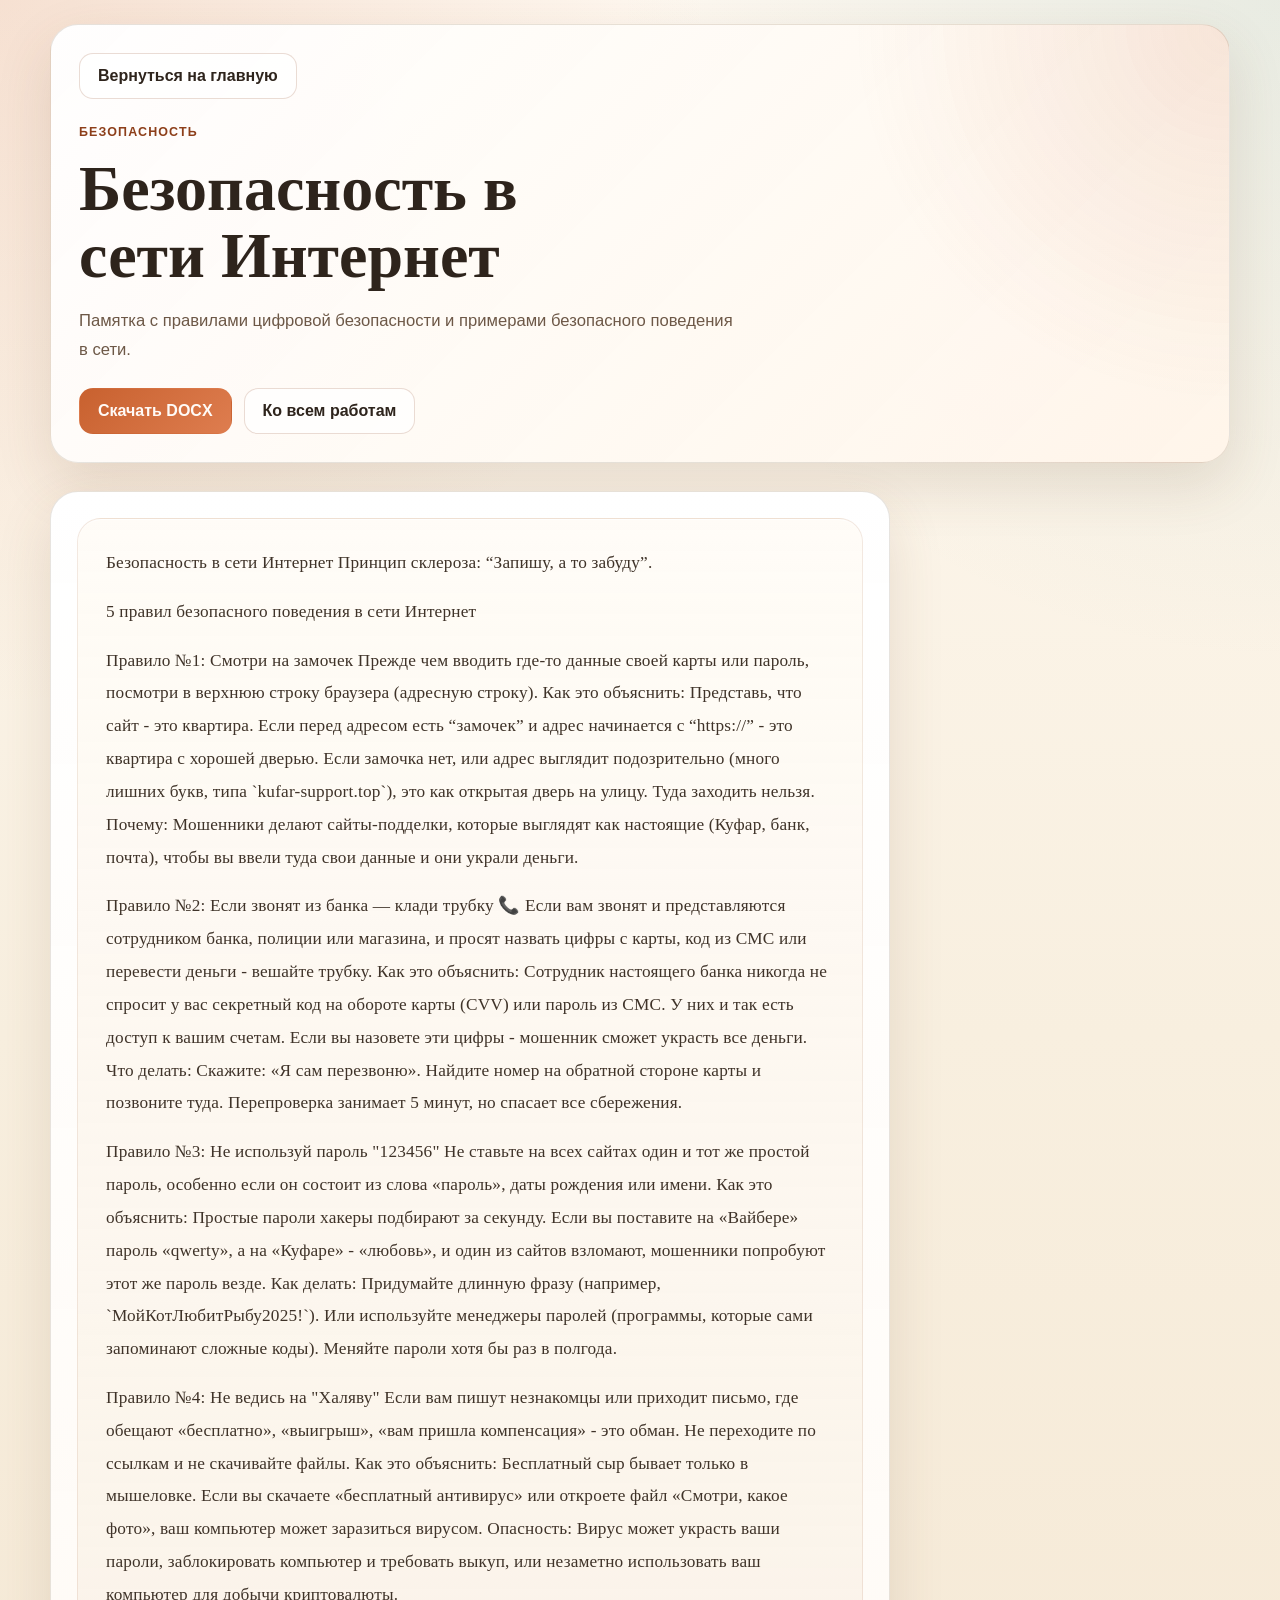
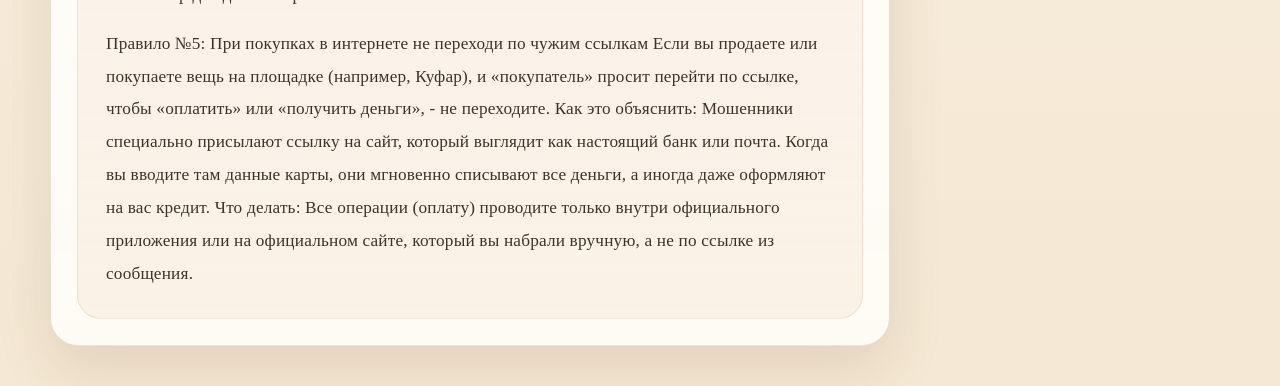
<file: works/internet-safety.html>
<!DOCTYPE html>
<html lang="ru">
<head>
  <meta charset="UTF-8">
  <meta name="viewport" content="width=device-width, initial-scale=1.0">
  <title>Безопасность в сети Интернет | Портфолио</title>
  <meta name="description" content="Памятка с правилами цифровой безопасности и примерами безопасного поведения в сети.">
  <link rel="stylesheet" href="../viewer.css">
</head>
<body>
  <div class="viewer-shell">
    <header class="viewer-header">
      <a class="back-link" href="../index.html">Вернуться на главную</a>
      <div class="viewer-intro">
        <p class="viewer-kicker">Безопасность</p>
        <h1>Безопасность в сети Интернет</h1>
        <p class="viewer-summary">Памятка с правилами цифровой безопасности и примерами безопасного поведения в сети.</p>
      </div>
      <div class="viewer-actions">
        <a class="button button-primary" href="../internet-safety.docx" download>Скачать DOCX</a>
        <a class="button button-secondary" href="../index.html#works">Ко всем работам</a>
      </div>
    </header>

    <main class="viewer-layout">
      <section class="content-card">
        <article class="document-content">
        <p>Безопасность в сети Интернет Принцип склероза: “Запишу, а то забуду”.</p>
        <p>5 правил безопасного поведения в сети Интернет</p>
        <p>Правило №1: Смотри на замочек Прежде чем вводить где-то данные своей карты или пароль, посмотри в верхнюю строку браузера (адресную строку). Как это объяснить: Представь, что сайт - это квартира. Если перед адресом есть “замочек” и адрес начинается с “https://” - это квартира с хорошей дверью. Если замочка нет, или адрес выглядит подозрительно (много лишних букв, типа `kufar-support.top`), это как открытая дверь на улицу. Туда заходить нельзя. Почему: Мошенники делают сайты-подделки, которые выглядят как настоящие (Куфар, банк, почта), чтобы вы ввели туда свои данные и они украли деньги.</p>
        <p>Правило №2: Если звонят из банка — клади трубку 📞 Если вам звонят и представляются сотрудником банка, полиции или магазина, и просят назвать цифры с карты, код из СМС или перевести деньги - вешайте трубку. Как это объяснить: Сотрудник настоящего банка никогда не спросит у вас секретный код на обороте карты (CVV) или пароль из СМС. У них и так есть доступ к вашим счетам. Если вы назовете эти цифры - мошенник сможет украсть все деньги. Что делать: Скажите: «Я сам перезвоню». Найдите номер на обратной стороне карты и позвоните туда. Перепроверка занимает 5 минут, но спасает все сбережения.</p>
        <p>Правило №3: Не используй пароль &quot;123456&quot; Не ставьте на всех сайтах один и тот же простой пароль, особенно если он состоит из слова «пароль», даты рождения или имени. Как это объяснить: Простые пароли хакеры подбирают за секунду. Если вы поставите на «Вайбере» пароль «qwerty», а на «Куфаре» - «любовь», и один из сайтов взломают, мошенники попробуют этот же пароль везде. Как делать: Придумайте длинную фразу (например, `МойКотЛюбитРыбу2025!`). Или используйте менеджеры паролей (программы, которые сами запоминают сложные коды). Меняйте пароли хотя бы раз в полгода.</p>
        <p>Правило №4: Не ведись на &quot;Халяву&quot; Если вам пишут незнакомцы или приходит письмо, где обещают «бесплатно», «выигрыш», «вам пришла компенсация» - это обман. Не переходите по ссылкам и не скачивайте файлы. Как это объяснить: Бесплатный сыр бывает только в мышеловке. Если вы скачаете «бесплатный антивирус» или откроете файл «Смотри, какое фото», ваш компьютер может заразиться вирусом. Опасность: Вирус может украсть ваши пароли, заблокировать компьютер и требовать выкуп, или незаметно использовать ваш компьютер для добычи криптовалюты.</p>
        <p>Правило №5: При покупках в интернете не переходи по чужим ссылкам Если вы продаете или покупаете вещь на площадке (например, Куфар), и «покупатель» просит перейти по ссылке, чтобы «оплатить» или «получить деньги», - не переходите. Как это объяснить: Мошенники специально присылают ссылку на сайт, который выглядит как настоящий банк или почта. Когда вы вводите там данные карты, они мгновенно списывают все деньги, а иногда даже оформляют на вас кредит. Что делать: Все операции (оплату) проводите только внутри официального приложения или на официальном сайте, который вы набрали вручную, а не по ссылке из сообщения.</p>
        </article>
      </section>
    </main>
  </div>
</body>
</html>
</file>
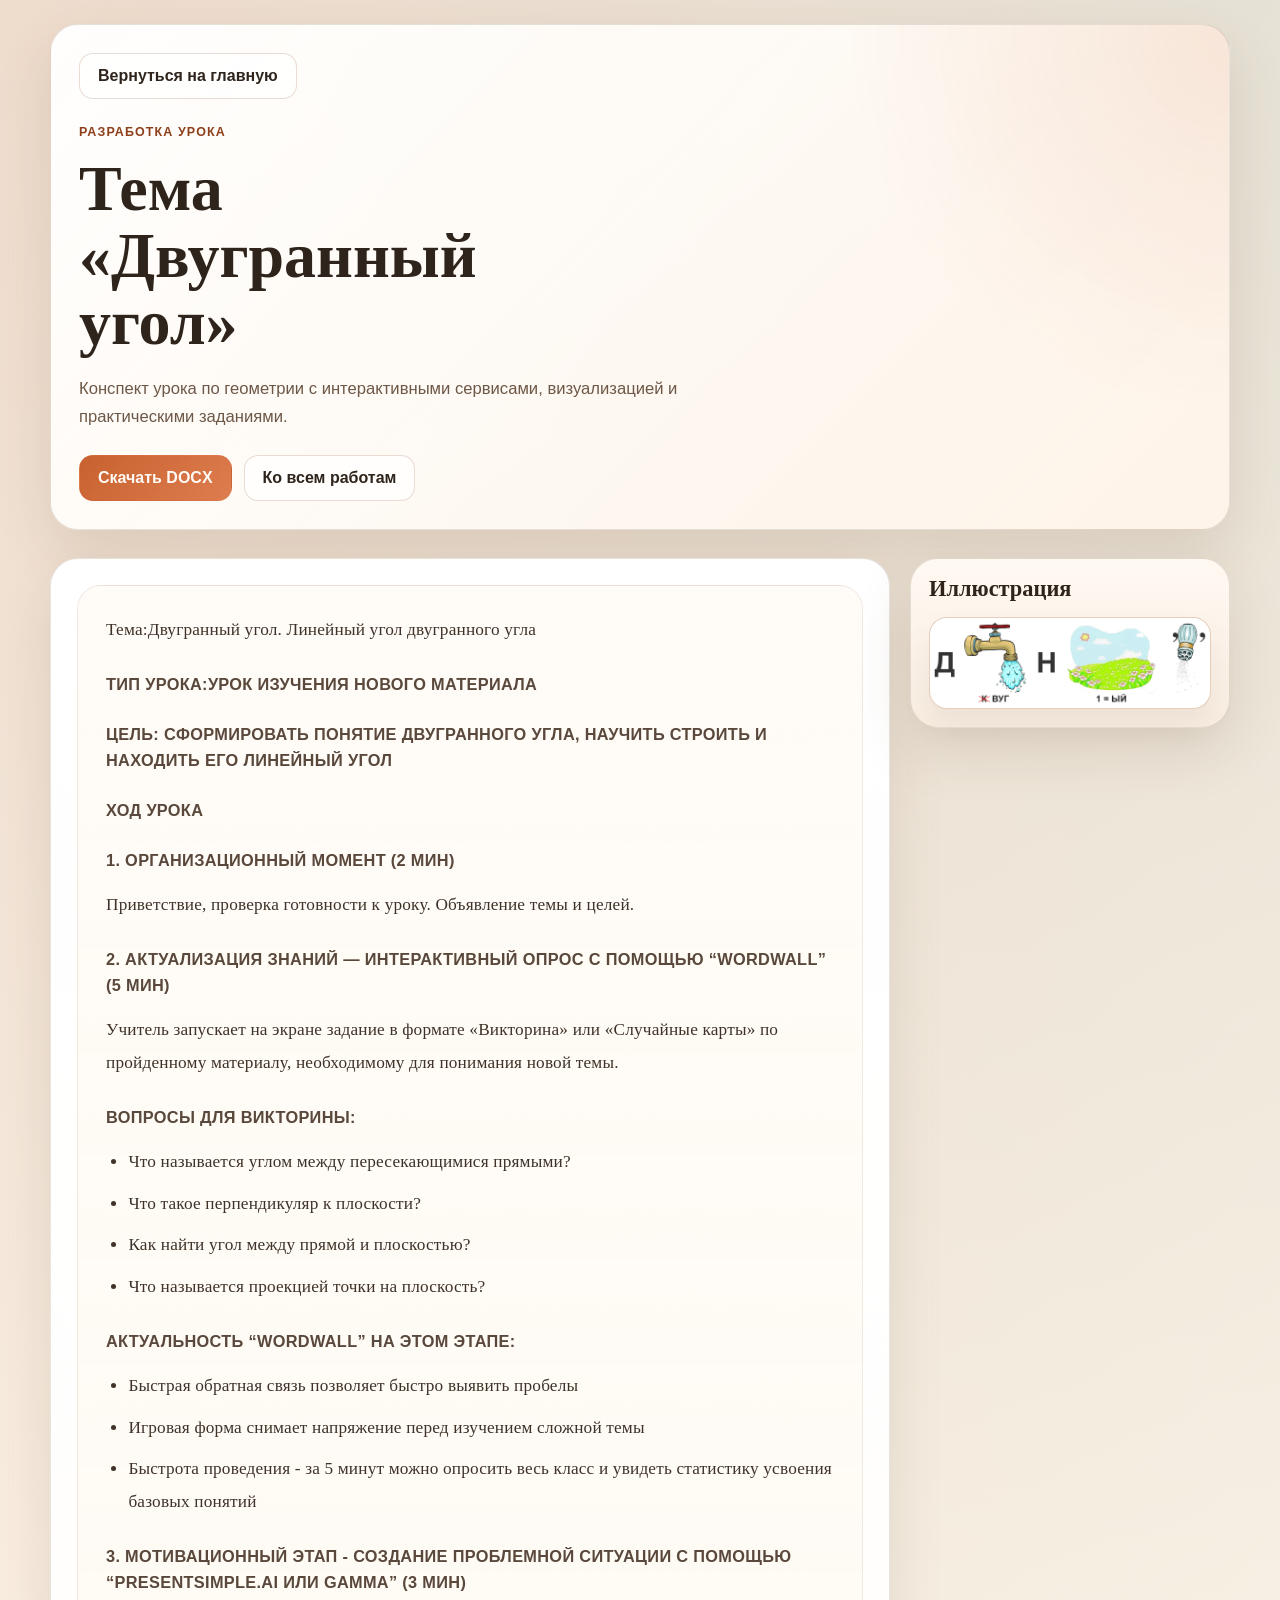
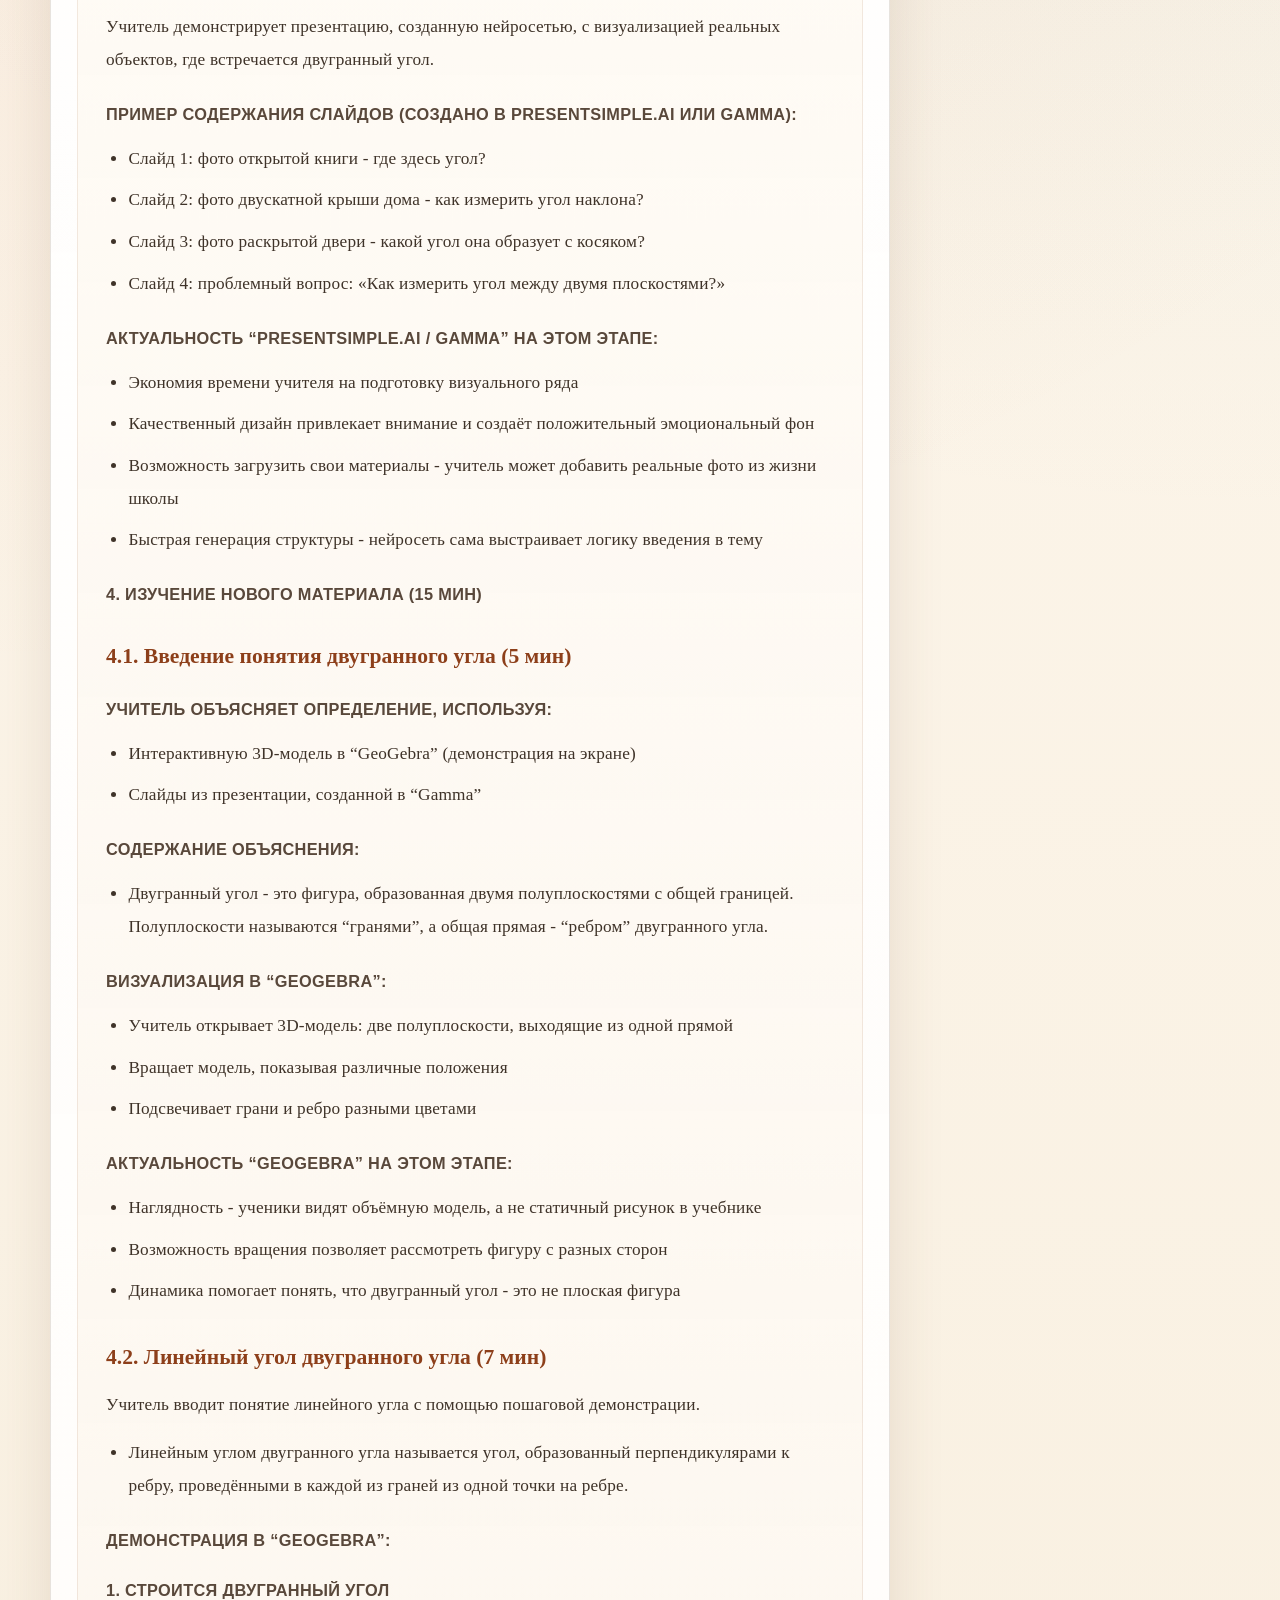
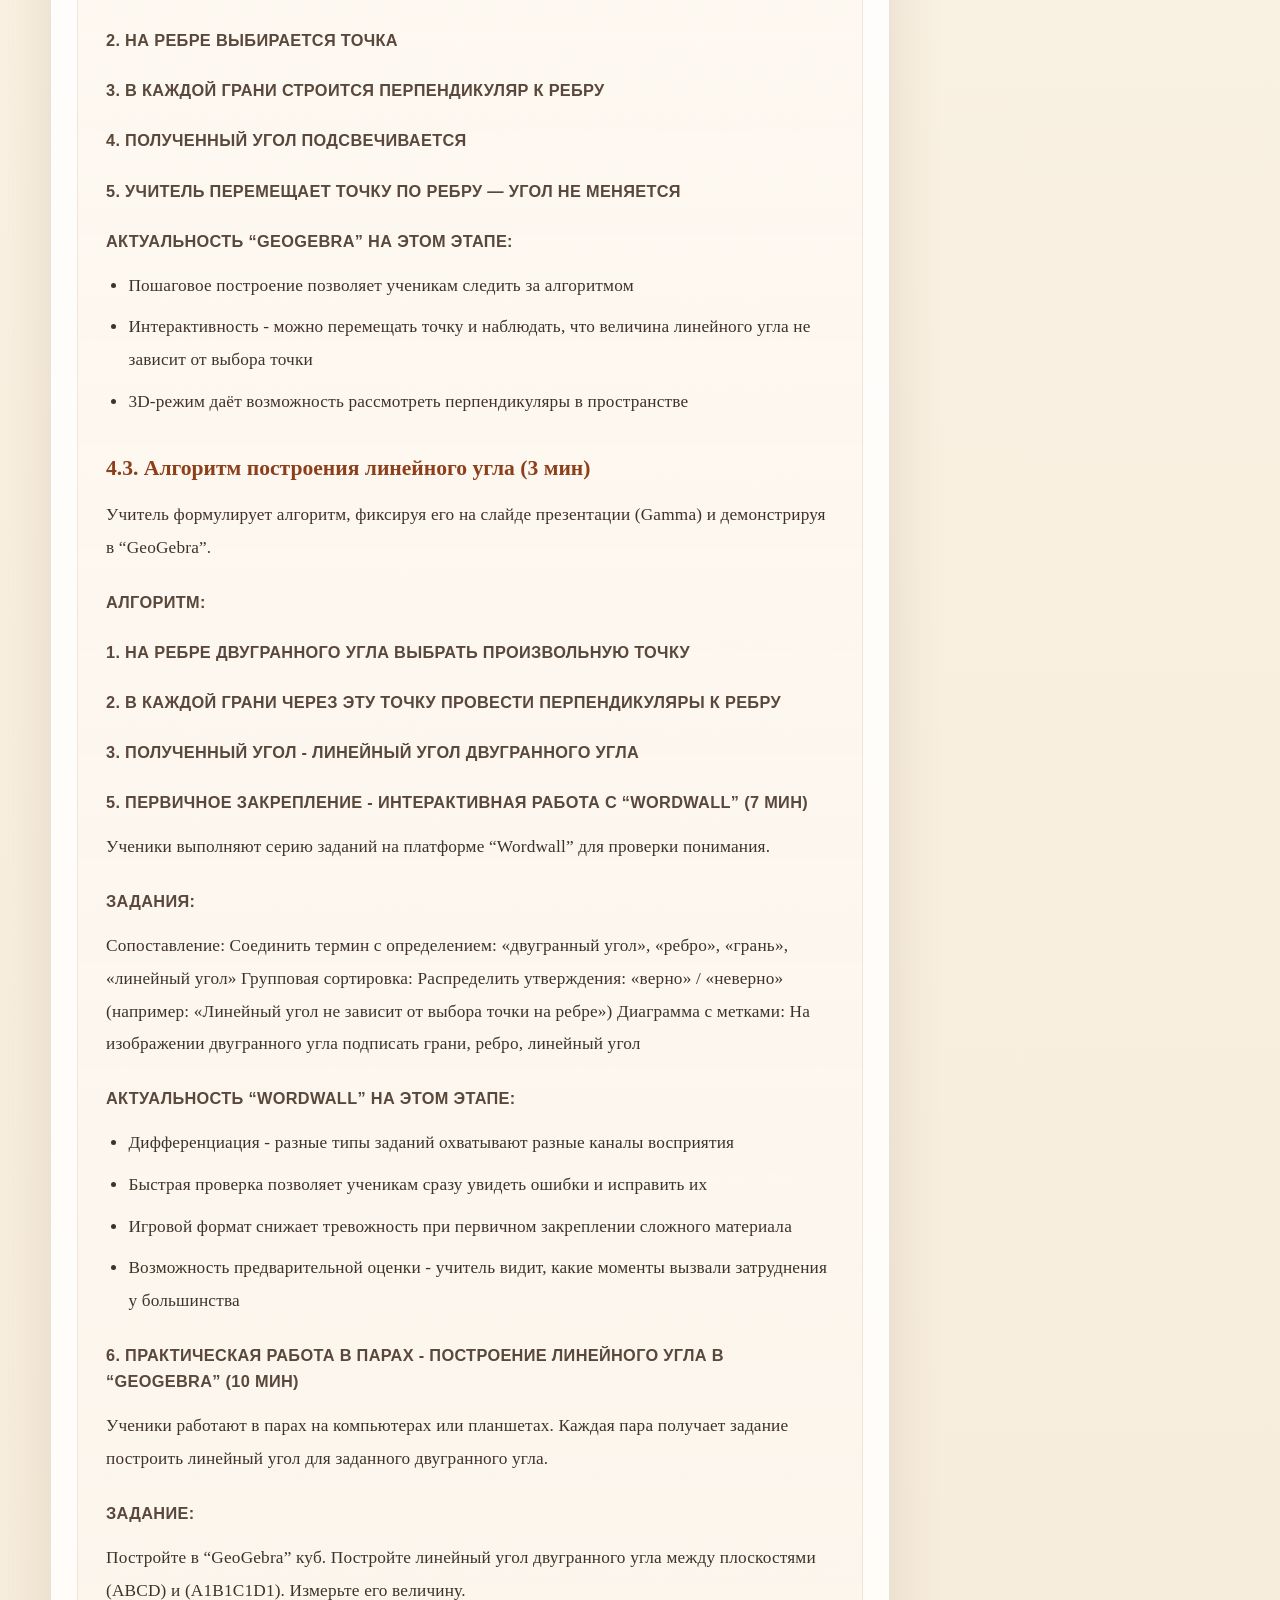
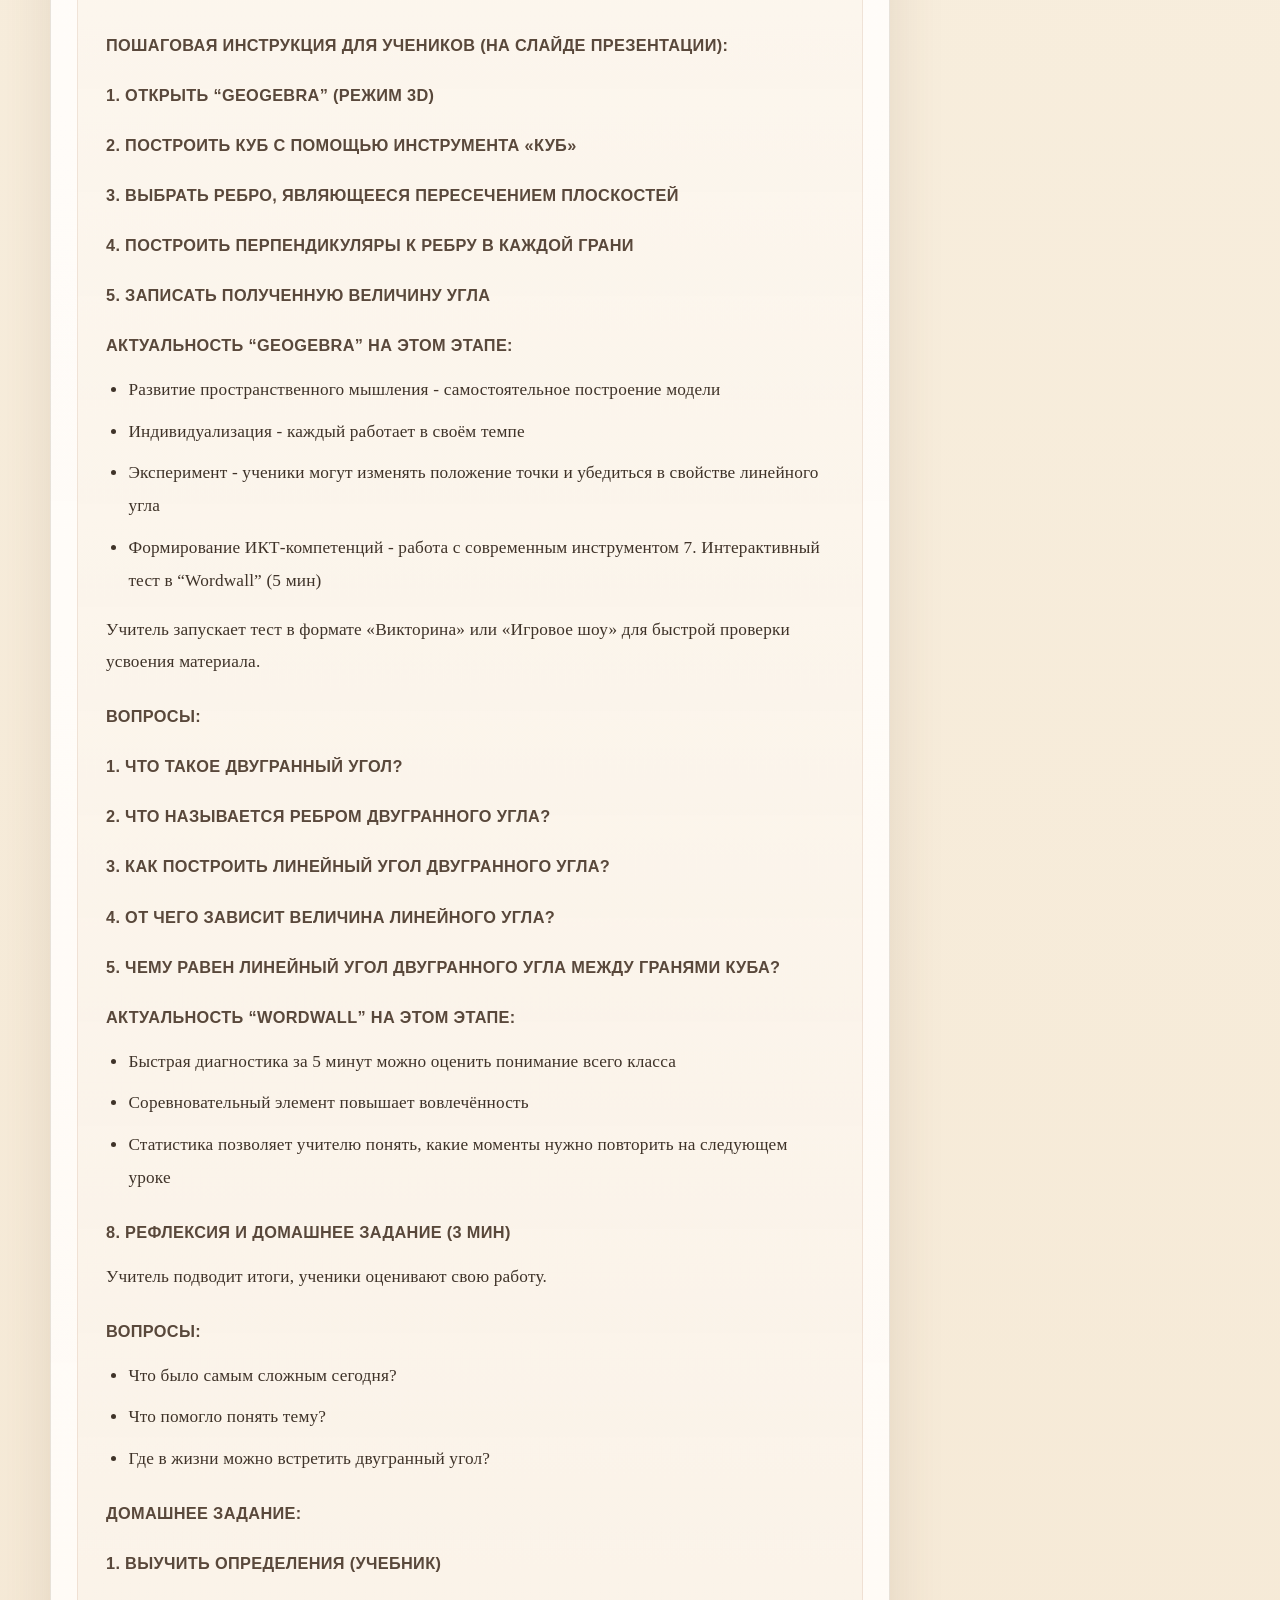
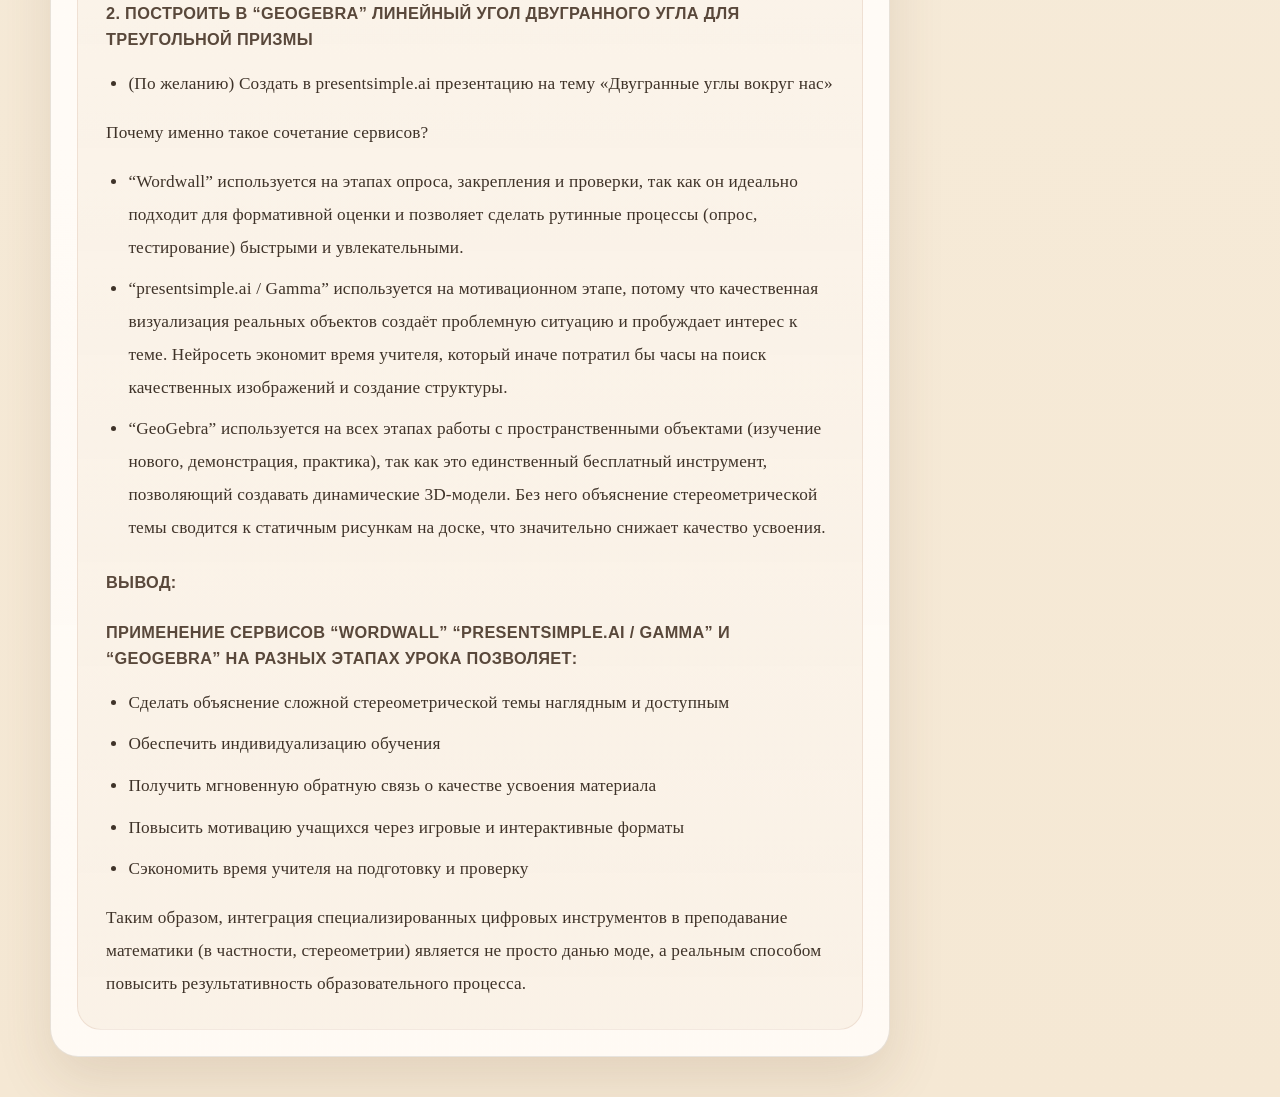
<file: works/lesson-dihedral-angle.html>
<!DOCTYPE html>
<html lang="ru">
<head>
  <meta charset="UTF-8">
  <meta name="viewport" content="width=device-width, initial-scale=1.0">
  <title>Тема «Двугранный угол» | Портфолио</title>
  <meta name="description" content="Конспект урока по геометрии с интерактивными сервисами, визуализацией и практическими заданиями.">
  <link rel="stylesheet" href="../viewer.css">
</head>
<body>
  <div class="viewer-shell">
    <header class="viewer-header">
      <a class="back-link" href="../index.html">Вернуться на главную</a>
      <div class="viewer-intro">
        <p class="viewer-kicker">Разработка урока</p>
        <h1>Тема «Двугранный угол»</h1>
        <p class="viewer-summary">Конспект урока по геометрии с интерактивными сервисами, визуализацией и практическими заданиями.</p>
      </div>
      <div class="viewer-actions">
        <a class="button button-primary" href="../lesson-dihedral-angle.docx" download>Скачать DOCX</a>
        <a class="button button-secondary" href="../index.html#works">Ко всем работам</a>
      </div>
    </header>

    <main class="viewer-layout">
      <section class="content-card">
        <article class="document-content">
        <p>Тема:Двугранный угол. Линейный угол двугранного угла</p>
        <h4>Тип урока:Урок изучения нового материала</h4>
        <h4>Цель: Сформировать понятие двугранного угла, научить строить и находить его линейный угол</h4>
        <h4>Ход урока</h4>
        <h4>1. Организационный момент (2 мин)</h4>
        <p>Приветствие, проверка готовности к уроку. Объявление темы и целей.</p>
        <h4>2. Актуализация знаний — интерактивный опрос с помощью “Wordwall” (5 мин)</h4>
        <p>Учитель запускает на экране задание в формате «Викторина» или «Случайные карты» по пройденному материалу, необходимому для понимания новой темы.</p>
        <h4>Вопросы для викторины:</h4>
        <ul><li>Что называется углом между пересекающимися прямыми?</li><li>Что такое перпендикуляр к плоскости?</li><li>Как найти угол между прямой и плоскостью?</li><li>Что называется проекцией точки на плоскость?</li></ul>
        <h4>Актуальность “Wordwall” на этом этапе:</h4>
        <ul><li>Быстрая обратная связь позволяет быстро выявить пробелы</li><li>Игровая форма снимает напряжение перед изучением сложной темы</li><li>Быстрота проведения - за 5 минут можно опросить весь класс и увидеть статистику усвоения базовых понятий</li></ul>
        <h4>3. Мотивационный этап - создание проблемной ситуации с помощью “presentsimple.ai или Gamma” (3 мин)</h4>
        <p>Учитель демонстрирует презентацию, созданную нейросетью, с визуализацией реальных объектов, где встречается двугранный угол.</p>
        <h4>Пример содержания слайдов (создано в presentsimple.ai или Gamma):</h4>
        <ul><li>Слайд 1: фото открытой книги - где здесь угол?</li><li>Слайд 2: фото двускатной крыши дома - как измерить угол наклона?</li><li>Слайд 3: фото раскрытой двери - какой угол она образует с косяком?</li><li>Слайд 4: проблемный вопрос: «Как измерить угол между двумя плоскостями?»</li></ul>
        <h4>Актуальность “presentsimple.ai / Gamma” на этом этапе:</h4>
        <ul><li>Экономия времени учителя на подготовку визуального ряда</li><li>Качественный дизайн привлекает внимание и создаёт положительный эмоциональный фон</li><li>Возможность загрузить свои материалы - учитель может добавить реальные фото из жизни школы</li><li>Быстрая генерация структуры - нейросеть сама выстраивает логику введения в тему</li></ul>
        <h4>4. Изучение нового материала (15 мин)</h4>
        <h3>4.1. Введение понятия двугранного угла (5 мин)</h3>
        <h4>Учитель объясняет определение, используя:</h4>
        <ul><li>Интерактивную 3D-модель в “GeoGebra” (демонстрация на экране)</li><li>Слайды из презентации, созданной в “Gamma”</li></ul>
        <h4>Содержание объяснения:</h4>
        <ul><li>Двугранный угол - это фигура, образованная двумя полуплоскостями с общей границей. Полуплоскости называются “гранями”, а общая прямая - “ребром” двугранного угла.</li></ul>
        <h4>Визуализация в “GeoGebra”:</h4>
        <ul><li>Учитель открывает 3D-модель: две полуплоскости, выходящие из одной прямой</li><li>Вращает модель, показывая различные положения</li><li>Подсвечивает грани и ребро разными цветами</li></ul>
        <h4>Актуальность “GeoGebra” на этом этапе:</h4>
        <ul><li>Наглядность - ученики видят объёмную модель, а не статичный рисунок в учебнике</li><li>Возможность вращения позволяет рассмотреть фигуру с разных сторон</li><li>Динамика помогает понять, что двугранный угол - это не плоская фигура</li></ul>
        <h3>4.2. Линейный угол двугранного угла (7 мин)</h3>
        <p>Учитель вводит понятие линейного угла с помощью пошаговой демонстрации.</p>
        <ul><li>Линейным углом двугранного угла называется угол, образованный перпендикулярами к ребру, проведёнными в каждой из граней из одной точки на ребре.</li></ul>
        <h4>Демонстрация в “GeoGebra”:</h4>
        <h4>1. Строится двугранный угол</h4>
        <h4>2. На ребре выбирается точка</h4>
        <h4>3. В каждой грани строится перпендикуляр к ребру</h4>
        <h4>4. Полученный угол подсвечивается</h4>
        <h4>5. Учитель перемещает точку по ребру — угол не меняется</h4>
        <h4>Актуальность “GeoGebra” на этом этапе:</h4>
        <ul><li>Пошаговое построение позволяет ученикам следить за алгоритмом</li><li>Интерактивность - можно перемещать точку и наблюдать, что величина линейного угла не зависит от выбора точки</li><li>3D-режим даёт возможность рассмотреть перпендикуляры в пространстве</li></ul>
        <h3>4.3. Алгоритм построения линейного угла (3 мин)</h3>
        <p>Учитель формулирует алгоритм, фиксируя его на слайде презентации (Gamma) и демонстрируя в “GeoGebra”.</p>
        <h4>Алгоритм:</h4>
        <h4>1. На ребре двугранного угла выбрать произвольную точку</h4>
        <h4>2. В каждой грани через эту точку провести перпендикуляры к ребру</h4>
        <h4>3. Полученный угол - линейный угол двугранного угла</h4>
        <h4>5. Первичное закрепление - интерактивная работа с “Wordwall” (7 мин)</h4>
        <p>Ученики выполняют серию заданий на платформе “Wordwall” для проверки понимания.</p>
        <h4>Задания:</h4>
        <p>Сопоставление: Соединить термин с определением: «двугранный угол», «ребро», «грань», «линейный угол» Групповая сортировка: Распределить утверждения: «верно» / «неверно» (например: «Линейный угол не зависит от выбора точки на ребре») Диаграмма с метками: На изображении двугранного угла подписать грани, ребро, линейный угол</p>
        <h4>Актуальность “Wordwall” на этом этапе:</h4>
        <ul><li>Дифференциация - разные типы заданий охватывают разные каналы восприятия</li><li>Быстрая проверка позволяет ученикам сразу увидеть ошибки и исправить их</li><li>Игровой формат снижает тревожность при первичном закреплении сложного материала</li><li>Возможность предварительной оценки - учитель видит, какие моменты вызвали затруднения у большинства</li></ul>
        <h4>6. Практическая работа в парах - построение линейного угла в “GeoGebra” (10 мин)</h4>
        <p>Ученики работают в парах на компьютерах или планшетах. Каждая пара получает задание построить линейный угол для заданного двугранного угла.</p>
        <h4>Задание:</h4>
        <p>Постройте в “GeoGebra” куб. Постройте линейный угол двугранного угла между плоскостями (ABCD) и (A1B1C1D1). Измерьте его величину.</p>
        <h4>Пошаговая инструкция для учеников (на слайде презентации):</h4>
        <h4>1. Открыть “GeoGebra” (режим 3D)</h4>
        <h4>2. Построить куб с помощью инструмента «Куб»</h4>
        <h4>3. Выбрать ребро, являющееся пересечением плоскостей</h4>
        <h4>4. Построить перпендикуляры к ребру в каждой грани</h4>
        <h4>5. Записать полученную величину угла</h4>
        <h4>Актуальность “GeoGebra” на этом этапе:</h4>
        <ul><li>Развитие пространственного мышления - самостоятельное построение модели</li><li>Индивидуализация - каждый работает в своём темпе</li><li>Эксперимент - ученики могут изменять положение точки и убедиться в свойстве линейного угла</li><li>Формирование ИКТ-компетенций - работа с современным инструментом 7. Интерактивный тест в “Wordwall” (5 мин)</li></ul>
        <p>Учитель запускает тест в формате «Викторина» или «Игровое шоу» для быстрой проверки усвоения материала.</p>
        <h4>Вопросы:</h4>
        <h4>1. Что такое двугранный угол?</h4>
        <h4>2. Что называется ребром двугранного угла?</h4>
        <h4>3. Как построить линейный угол двугранного угла?</h4>
        <h4>4. От чего зависит величина линейного угла?</h4>
        <h4>5. Чему равен линейный угол двугранного угла между гранями куба?</h4>
        <h4>Актуальность “Wordwall” на этом этапе:</h4>
        <ul><li>Быстрая диагностика за 5 минут можно оценить понимание всего класса</li><li>Соревновательный элемент повышает вовлечённость</li><li>Статистика позволяет учителю понять, какие моменты нужно повторить на следующем уроке</li></ul>
        <h4>8. Рефлексия и домашнее задание (3 мин)</h4>
        <p>Учитель подводит итоги, ученики оценивают свою работу.</p>
        <h4>Вопросы:</h4>
        <ul><li>Что было самым сложным сегодня?</li><li>Что помогло понять тему?</li><li>Где в жизни можно встретить двугранный угол?</li></ul>
        <h4>Домашнее задание:</h4>
        <h4>1. Выучить определения (учебник)</h4>
        <h4>2. Построить в “GeoGebra” линейный угол двугранного угла для треугольной призмы</h4>
        <ul><li>(По желанию) Создать в presentsimple.ai презентацию на тему «Двугранные углы вокруг нас»</li></ul>
        <p>Почему именно такое сочетание сервисов?</p>
        <ul><li>“Wordwall” используется на этапах опроса, закрепления и проверки, так как он идеально подходит для формативной оценки и позволяет сделать рутинные процессы (опрос, тестирование) быстрыми и увлекательными.</li><li>“presentsimple.ai / Gamma” используется на мотивационном этапе, потому что качественная визуализация реальных объектов создаёт проблемную ситуацию и пробуждает интерес к теме. Нейросеть экономит время учителя, который иначе потратил бы часы на поиск качественных изображений и создание структуры.</li><li>“GeoGebra” используется на всех этапах работы с пространственными объектами (изучение нового, демонстрация, практика), так как это единственный бесплатный инструмент, позволяющий создавать динамические 3D-модели. Без него объяснение стереометрической темы сводится к статичным рисункам на доске, что значительно снижает качество усвоения.</li></ul>
        <h4>Вывод:</h4>
        <h4>Применение сервисов “Wordwall” “presentsimple.ai / Gamma” и “GeoGebra” на разных этапах урока позволяет:</h4>
        <ul><li>Сделать объяснение сложной стереометрической темы наглядным и доступным</li><li>Обеспечить индивидуализацию обучения</li><li>Получить мгновенную обратную связь о качестве усвоения материала</li><li>Повысить мотивацию учащихся через игровые и интерактивные форматы</li><li>Сэкономить время учителя на подготовку и проверку</li></ul>
        <p>Таким образом, интеграция специализированных цифровых инструментов в преподавание математики (в частности, стереометрии) является не просто данью моде, а реальным способом повысить результативность образовательного процесса.</p>
        </article>
      </section>
      <aside class="side-card">
        <h2>Иллюстрация</h2>
        <img src="../dihedral-angle.png" alt="Иллюстрация к теме двугранного угла">
      </aside>
    </main>
  </div>
</body>
</html>
</file>
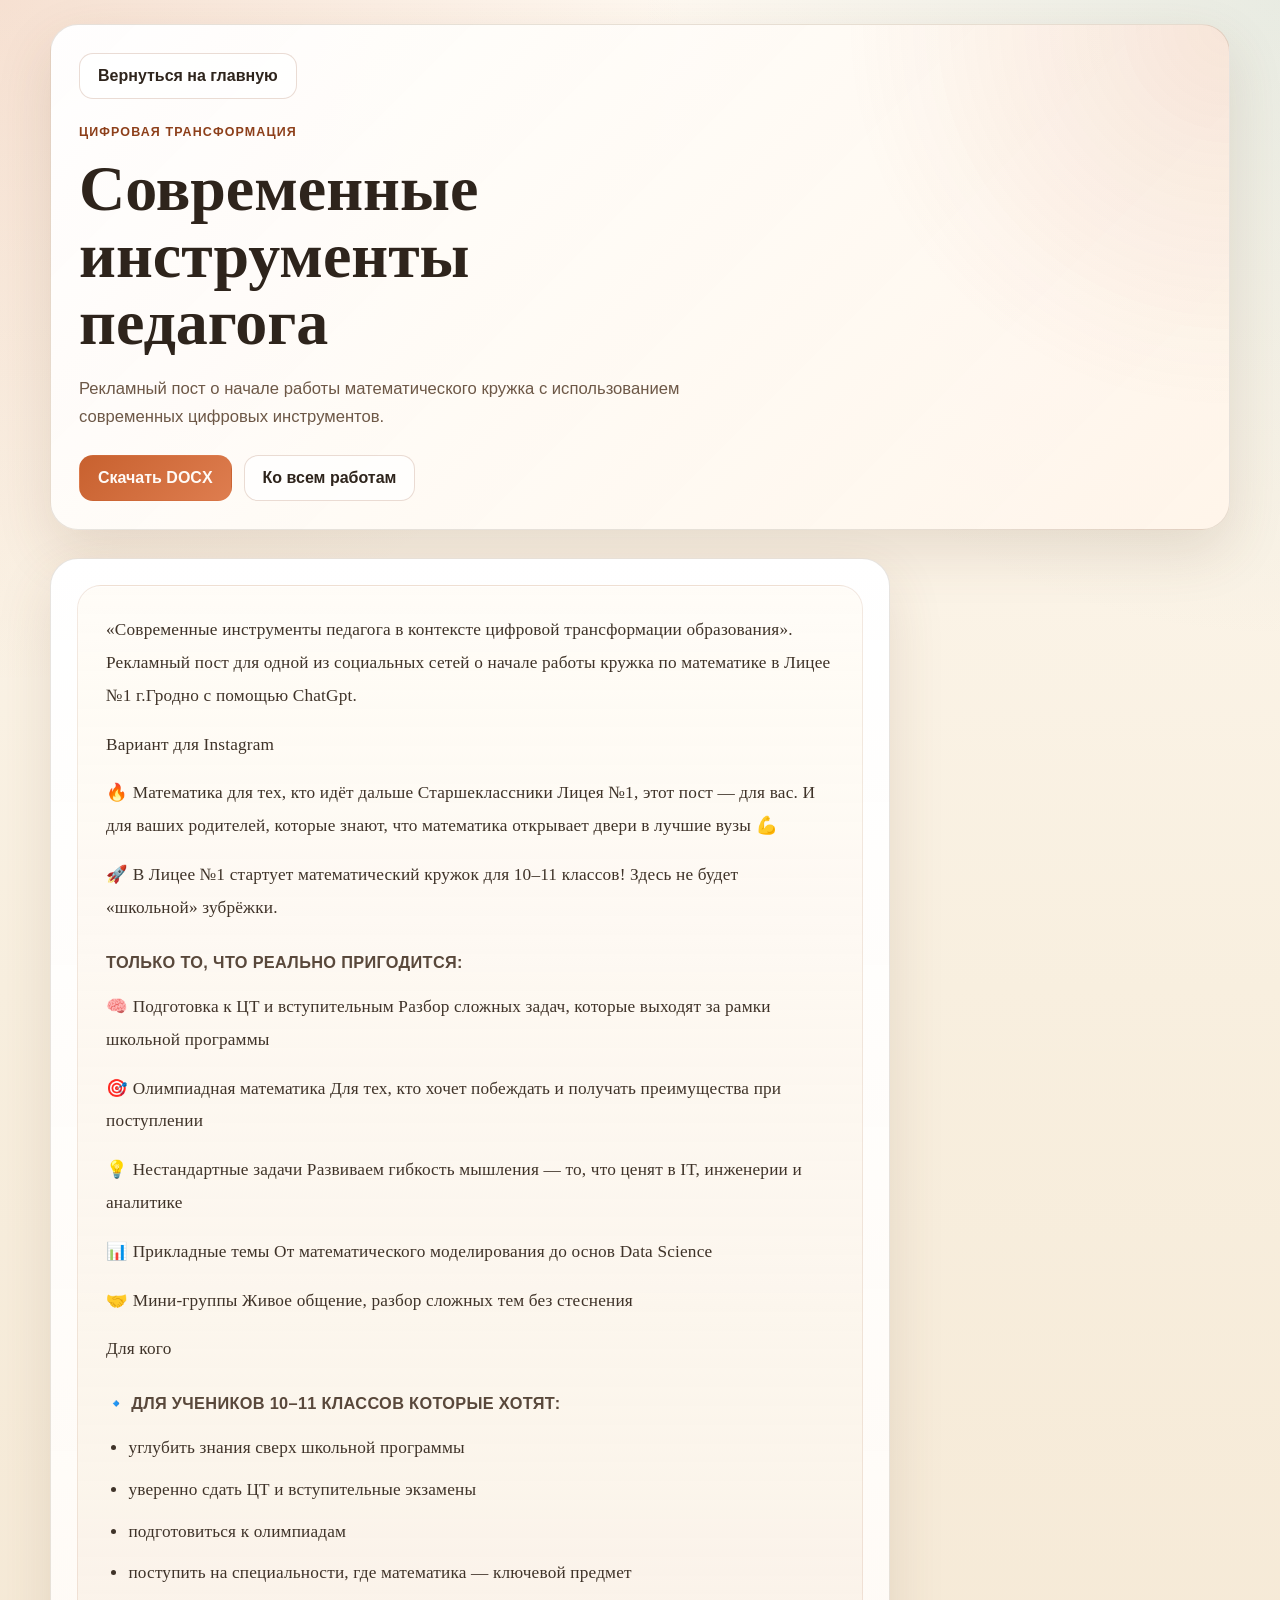
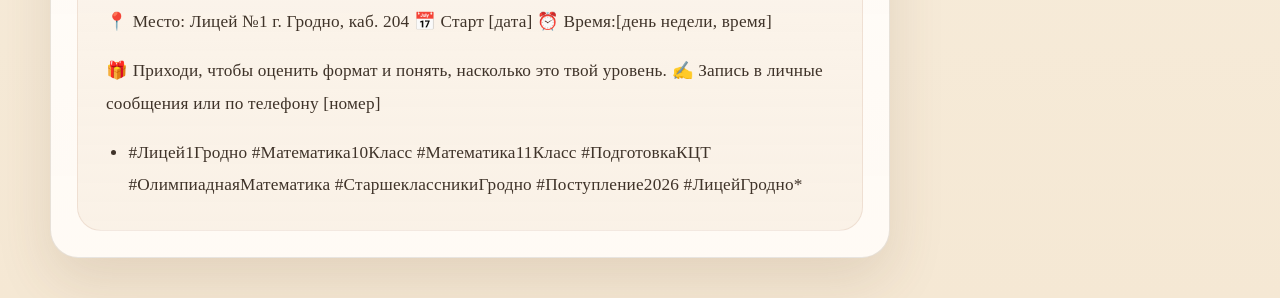
<file: works/modern-tools-post.html>
<!DOCTYPE html>
<html lang="ru">
<head>
  <meta charset="UTF-8">
  <meta name="viewport" content="width=device-width, initial-scale=1.0">
  <title>Современные инструменты педагога | Портфолио</title>
  <meta name="description" content="Рекламный пост о начале работы математического кружка с использованием современных цифровых инструментов.">
  <link rel="stylesheet" href="../viewer.css">
</head>
<body>
  <div class="viewer-shell">
    <header class="viewer-header">
      <a class="back-link" href="../index.html">Вернуться на главную</a>
      <div class="viewer-intro">
        <p class="viewer-kicker">Цифровая трансформация</p>
        <h1>Современные инструменты педагога</h1>
        <p class="viewer-summary">Рекламный пост о начале работы математического кружка с использованием современных цифровых инструментов.</p>
      </div>
      <div class="viewer-actions">
        <a class="button button-primary" href="../modern-tools-post.docx" download>Скачать DOCX</a>
        <a class="button button-secondary" href="../index.html#works">Ко всем работам</a>
      </div>
    </header>

    <main class="viewer-layout">
      <section class="content-card">
        <article class="document-content">
        <p>«Современные инструменты педагога в контексте цифровой трансформации образования». Рекламный пост для одной из социальных сетей о начале работы кружка по математике в Лицее №1 г.Гродно с помощью ChatGpt.</p>
        <p>Вариант для Instagram</p>
        <p>🔥 Математика для тех, кто идёт дальше Старшеклассники Лицея №1, этот пост — для вас. И для ваших родителей, которые знают, что математика открывает двери в лучшие вузы 💪</p>
        <p>🚀 В Лицее №1 стартует математический кружок для 10–11 классов! Здесь не будет «школьной» зубрёжки.</p>
        <h4>Только то, что реально пригодится:</h4>
        <p>🧠 Подготовка к ЦТ и вступительным Разбор сложных задач, которые выходят за рамки школьной программы</p>
        <p>🎯 Олимпиадная математика Для тех, кто хочет побеждать и получать преимущества при поступлении</p>
        <p>💡 Нестандартные задачи Развиваем гибкость мышления — то, что ценят в IT, инженерии и аналитике</p>
        <p>📊 Прикладные темы От математического моделирования до основ Data Science</p>
        <p>🤝 Мини-группы Живое общение, разбор сложных тем без стеснения</p>
        <p>Для кого</p>
        <h4>🔹 Для учеников 10–11 классов которые хотят:</h4>
        <ul><li>углубить знания сверх школьной программы</li><li>уверенно сдать ЦТ и вступительные экзамены</li><li>подготовиться к олимпиадам</li><li>поступить на специальности, где математика — ключевой предмет</li></ul>
        <p>📍 Место: Лицей №1 г. Гродно, каб. 204 📅 Старт [дата] ⏰ Время:[день недели, время]</p>
        <p>🎁 Приходи, чтобы оценить формат и понять, насколько это твой уровень. ✍️ Запись в личные сообщения или по телефону [номер]</p>
        <ul><li>#Лицей1Гродно #Математика10Класс #Математика11Класс #ПодготовкаКЦТ #ОлимпиаднаяМатематика #СтаршеклассникиГродно #Поступление2026 #ЛицейГродно*</li></ul>
        </article>
      </section>
    </main>
  </div>
</body>
</html>
</file>
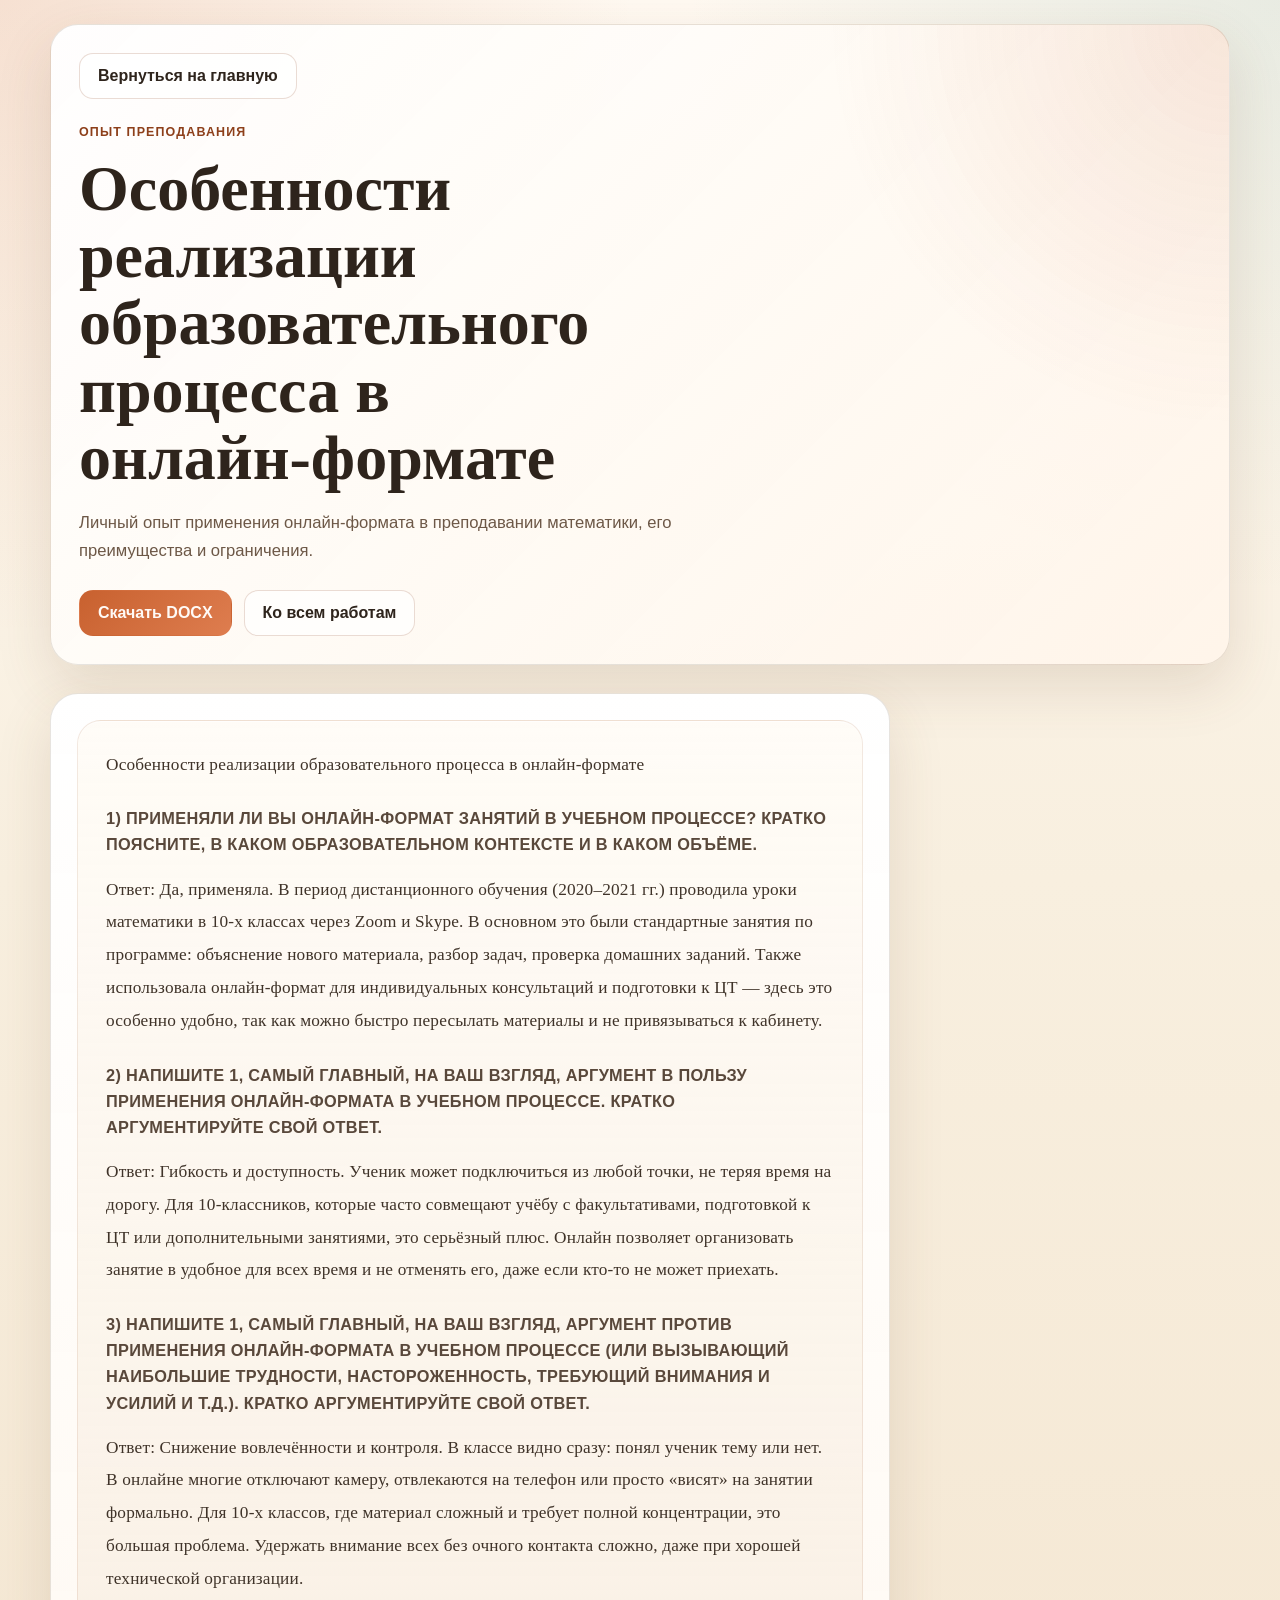
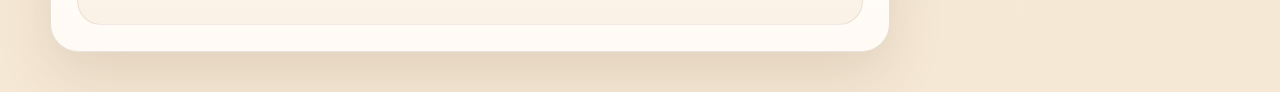
<file: works/online-format.html>
<!DOCTYPE html>
<html lang="ru">
<head>
  <meta charset="UTF-8">
  <meta name="viewport" content="width=device-width, initial-scale=1.0">
  <title>Особенности реализации образовательного процесса в онлайн-формате | Портфолио</title>
  <meta name="description" content="Личный опыт применения онлайн-формата в преподавании математики, его преимущества и ограничения.">
  <link rel="stylesheet" href="../viewer.css">
</head>
<body>
  <div class="viewer-shell">
    <header class="viewer-header">
      <a class="back-link" href="../index.html">Вернуться на главную</a>
      <div class="viewer-intro">
        <p class="viewer-kicker">Опыт преподавания</p>
        <h1>Особенности реализации образовательного процесса в онлайн-формате</h1>
        <p class="viewer-summary">Личный опыт применения онлайн-формата в преподавании математики, его преимущества и ограничения.</p>
      </div>
      <div class="viewer-actions">
        <a class="button button-primary" href="../online-format.docx" download>Скачать DOCX</a>
        <a class="button button-secondary" href="../index.html#works">Ко всем работам</a>
      </div>
    </header>

    <main class="viewer-layout">
      <section class="content-card">
        <article class="document-content">
        <p>Особенности реализации образовательного процесса в онлайн-формате</p>
        <h4>1) Применяли ли Вы онлайн-формат занятий в учебном процессе? Кратко поясните, в каком образовательном контексте и в каком объёме.</h4>
        <p>Ответ: Да, применяла. В период дистанционного обучения (2020–2021 гг.) проводила уроки математики в 10-х классах через Zoom и Skype. В основном это были стандартные занятия по программе: объяснение нового материала, разбор задач, проверка домашних заданий. Также использовала онлайн-формат для индивидуальных консультаций и подготовки к ЦТ — здесь это особенно удобно, так как можно быстро пересылать материалы и не привязываться к кабинету.</p>
        <h4>2) Напишите 1, самый главный, на Ваш взгляд, аргумент в пользу применения онлайн-формата в учебном процессе. Кратко аргументируйте свой ответ.</h4>
        <p>Ответ: Гибкость и доступность. Ученик может подключиться из любой точки, не теряя время на дорогу. Для 10-классников, которые часто совмещают учёбу с факультативами, подготовкой к ЦТ или дополнительными занятиями, это серьёзный плюс. Онлайн позволяет организовать занятие в удобное для всех время и не отменять его, даже если кто-то не может приехать.</p>
        <h4>3) Напишите 1, самый главный, на Ваш взгляд, аргумент против применения онлайн-формата в учебном процессе (или вызывающий наибольшие трудности, настороженность, требующий внимания и усилий и т.д.). Кратко аргументируйте свой ответ.</h4>
        <p>Ответ: Снижение вовлечённости и контроля. В классе видно сразу: понял ученик тему или нет. В онлайне многие отключают камеру, отвлекаются на телефон или просто «висят» на занятии формально. Для 10-х классов, где материал сложный и требует полной концентрации, это большая проблема. Удержать внимание всех без очного контакта сложно, даже при хорошей технической организации.</p>
        </article>
      </section>
    </main>
  </div>
</body>
</html>
</file>
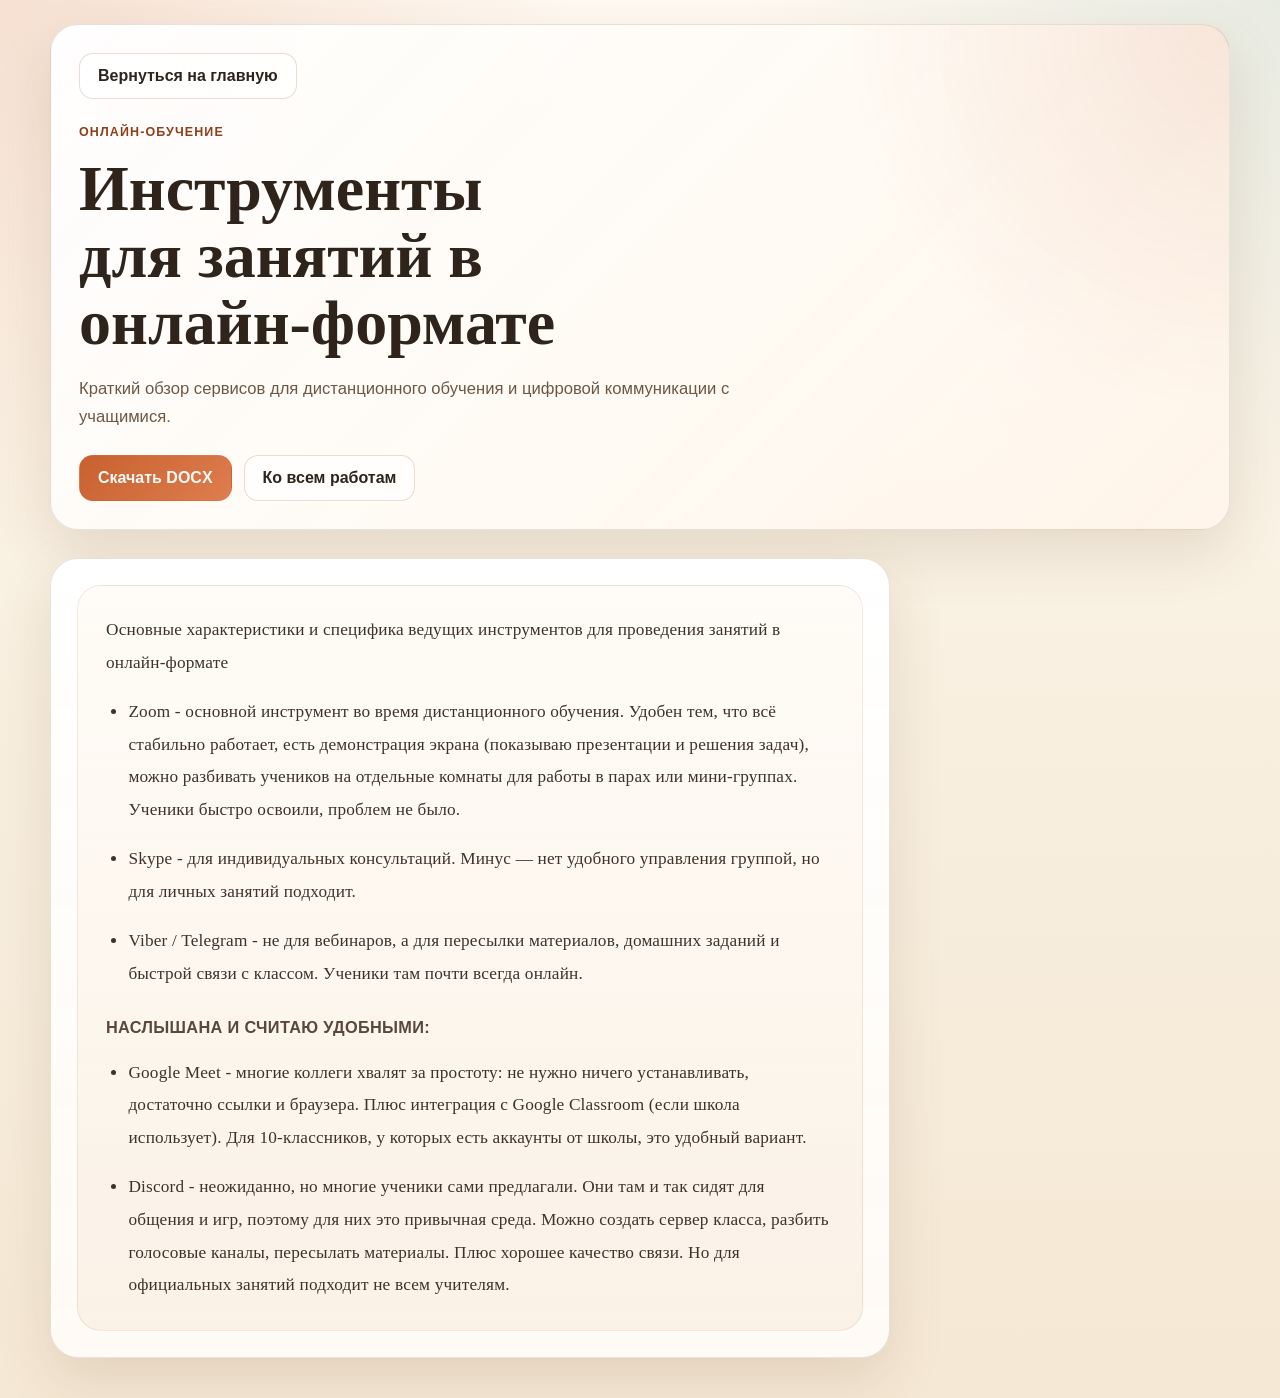
<file: works/online-tools.html>
<!DOCTYPE html>
<html lang="ru">
<head>
  <meta charset="UTF-8">
  <meta name="viewport" content="width=device-width, initial-scale=1.0">
  <title>Инструменты для занятий в онлайн-формате | Портфолио</title>
  <meta name="description" content="Краткий обзор сервисов для дистанционного обучения и цифровой коммуникации с учащимися.">
  <link rel="stylesheet" href="../viewer.css">
</head>
<body>
  <div class="viewer-shell">
    <header class="viewer-header">
      <a class="back-link" href="../index.html">Вернуться на главную</a>
      <div class="viewer-intro">
        <p class="viewer-kicker">Онлайн-обучение</p>
        <h1>Инструменты для занятий в онлайн-формате</h1>
        <p class="viewer-summary">Краткий обзор сервисов для дистанционного обучения и цифровой коммуникации с учащимися.</p>
      </div>
      <div class="viewer-actions">
        <a class="button button-primary" href="../online-tools.docx" download>Скачать DOCX</a>
        <a class="button button-secondary" href="../index.html#works">Ко всем работам</a>
      </div>
    </header>

    <main class="viewer-layout">
      <section class="content-card">
        <article class="document-content">
        <p>Основные характеристики и специфика ведущих инструментов для проведения занятий в онлайн-формате</p>
        <ul><li>Zoom - основной инструмент во время дистанционного обучения. Удобен тем, что всё стабильно работает, есть демонстрация экрана (показываю презентации и решения задач), можно разбивать учеников на отдельные комнаты для работы в парах или мини-группах. Ученики быстро освоили, проблем не было.</li></ul>
        <ul><li>Skype - для индивидуальных консультаций. Минус — нет удобного управления группой, но для личных занятий подходит.</li></ul>
        <ul><li>Viber / Telegram - не для вебинаров, а для пересылки материалов, домашних заданий и быстрой связи с классом. Ученики там почти всегда онлайн.</li></ul>
        <h4>Наслышана и считаю удобными:</h4>
        <ul><li>Google Meet - многие коллеги хвалят за простоту: не нужно ничего устанавливать, достаточно ссылки и браузера. Плюс интеграция с Google Classroom (если школа использует). Для 10-классников, у которых есть аккаунты от школы, это удобный вариант.</li></ul>
        <ul><li>Discord - неожиданно, но многие ученики сами предлагали. Они там и так сидят для общения и игр, поэтому для них это привычная среда. Можно создать сервер класса, разбить голосовые каналы, пересылать материалы. Плюс хорошее качество связи. Но для официальных занятий подходит не всем учителям.</li></ul>
        </article>
      </section>
    </main>
  </div>
</body>
</html>
</file>
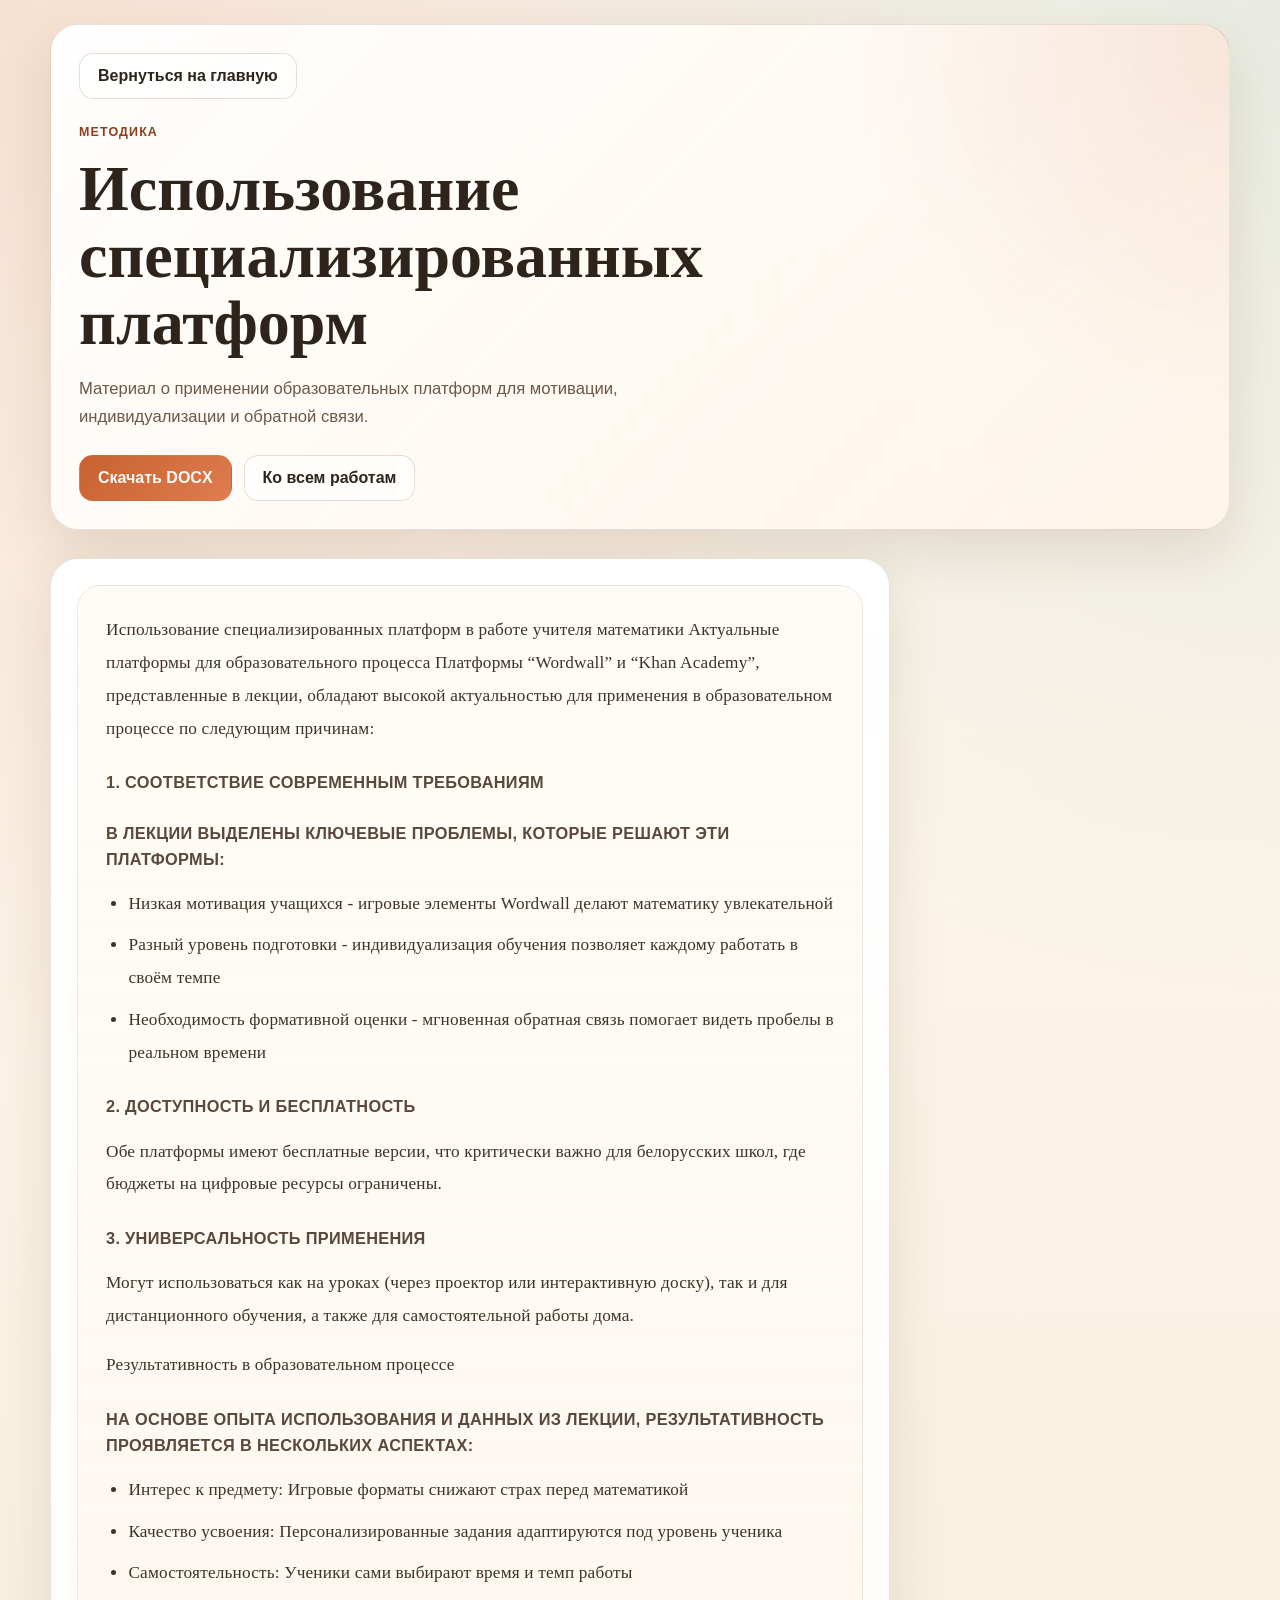
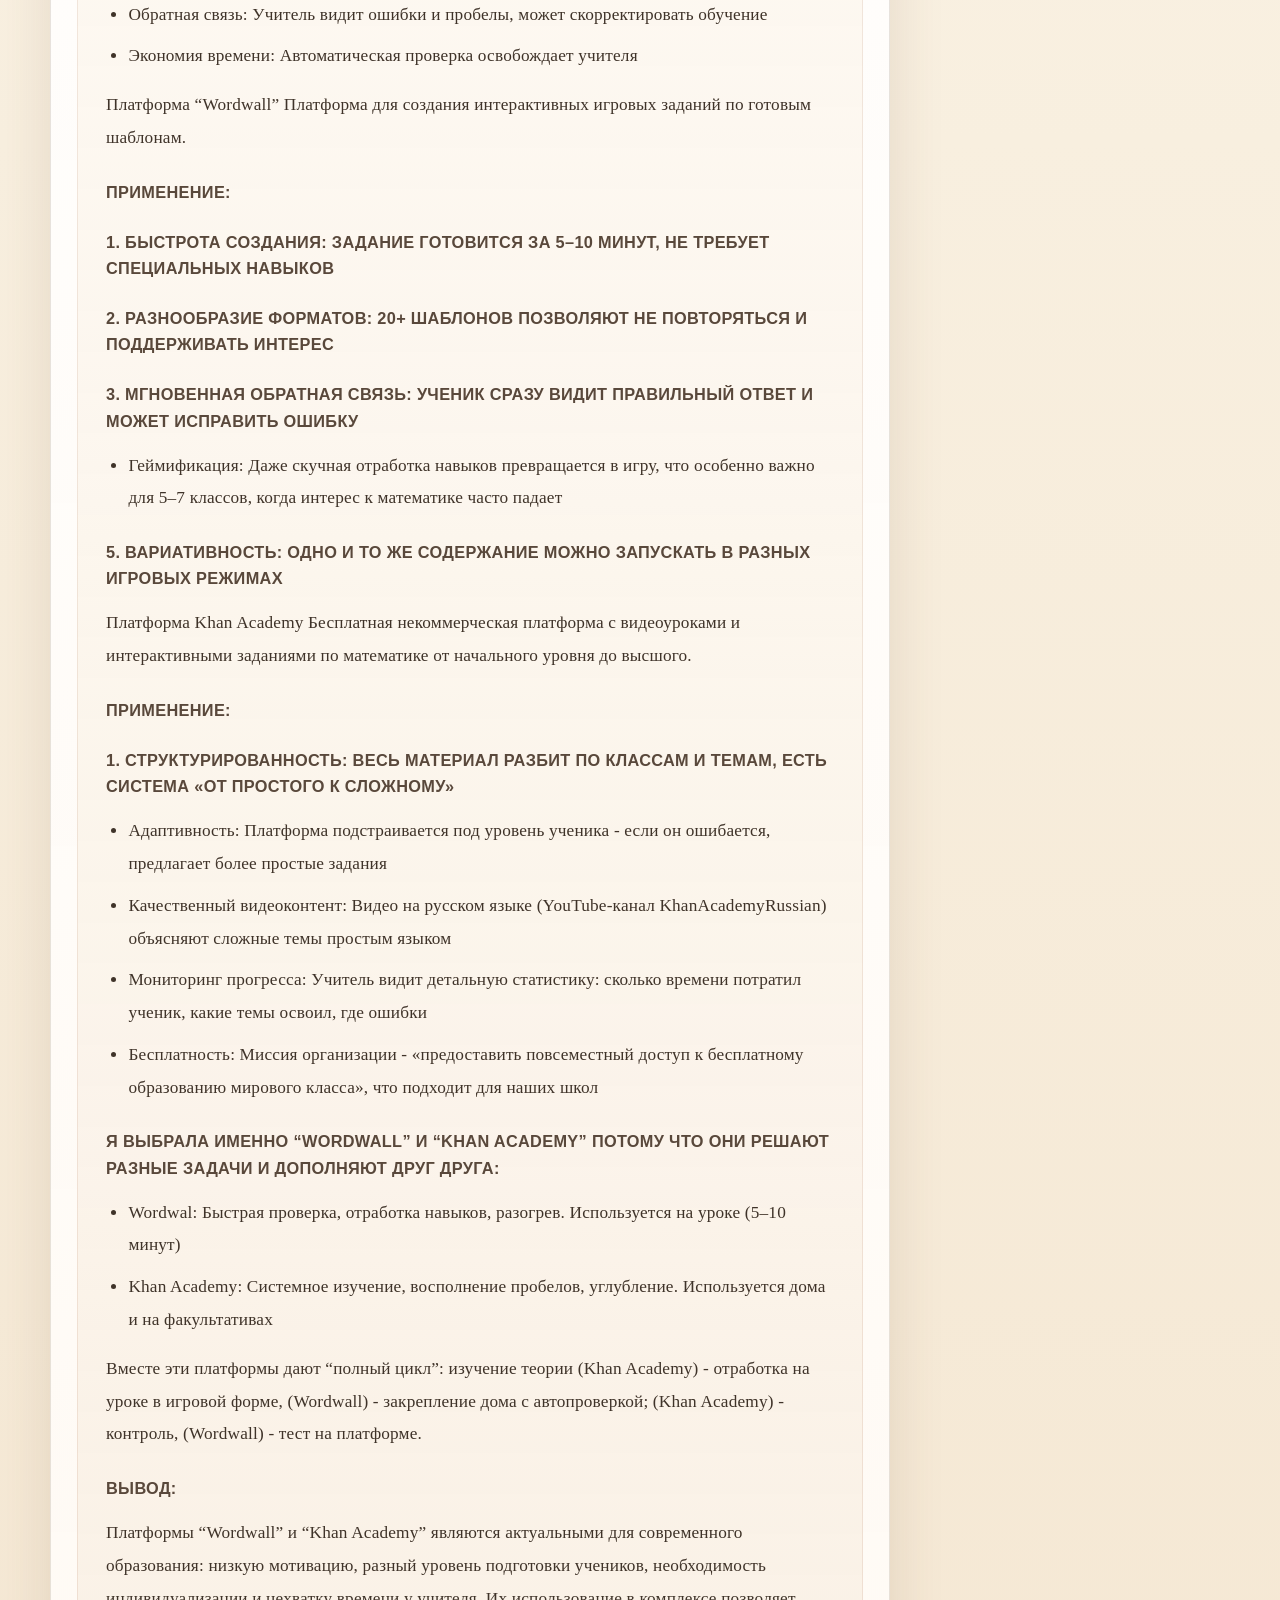
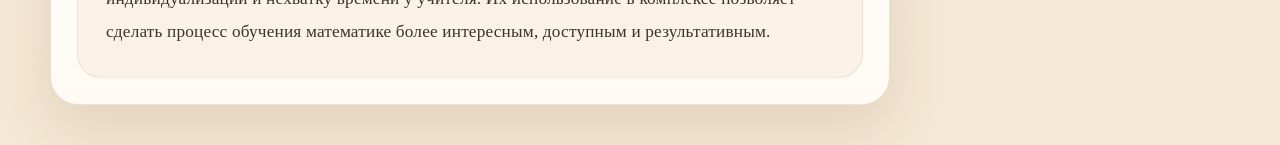
<file: works/specialized-platforms.html>
<!DOCTYPE html>
<html lang="ru">
<head>
  <meta charset="UTF-8">
  <meta name="viewport" content="width=device-width, initial-scale=1.0">
  <title>Использование специализированных платформ | Портфолио</title>
  <meta name="description" content="Материал о применении образовательных платформ для мотивации, индивидуализации и обратной связи.">
  <link rel="stylesheet" href="../viewer.css">
</head>
<body>
  <div class="viewer-shell">
    <header class="viewer-header">
      <a class="back-link" href="../index.html">Вернуться на главную</a>
      <div class="viewer-intro">
        <p class="viewer-kicker">Методика</p>
        <h1>Использование специализированных платформ</h1>
        <p class="viewer-summary">Материал о применении образовательных платформ для мотивации, индивидуализации и обратной связи.</p>
      </div>
      <div class="viewer-actions">
        <a class="button button-primary" href="../specialized-platforms.docx" download>Скачать DOCX</a>
        <a class="button button-secondary" href="../index.html#works">Ко всем работам</a>
      </div>
    </header>

    <main class="viewer-layout">
      <section class="content-card">
        <article class="document-content">
        <p>Использование специализированных платформ в работе учителя математики Актуальные платформы для образовательного процесса Платформы “Wordwall” и “Khan Academy”, представленные в лекции, обладают высокой актуальностью для применения в образовательном процессе по следующим причинам:</p>
        <h4>1. Соответствие современным требованиям</h4>
        <h4>В лекции выделены ключевые проблемы, которые решают эти платформы:</h4>
        <ul><li>Низкая мотивация учащихся - игровые элементы Wordwall делают математику увлекательной</li><li>Разный уровень подготовки - индивидуализация обучения позволяет каждому работать в своём темпе</li><li>Необходимость формативной оценки - мгновенная обратная связь помогает видеть пробелы в реальном времени</li></ul>
        <h4>2. Доступность и бесплатность</h4>
        <p>Обе платформы имеют бесплатные версии, что критически важно для белорусских школ, где бюджеты на цифровые ресурсы ограничены.</p>
        <h4>3. Универсальность применения</h4>
        <p>Могут использоваться как на уроках (через проектор или интерактивную доску), так и для дистанционного обучения, а также для самостоятельной работы дома.</p>
        <p>Результативность в образовательном процессе</p>
        <h4>На основе опыта использования и данных из лекции, результативность проявляется в нескольких аспектах:</h4>
        <ul><li>Интерес к предмету: Игровые форматы снижают страх перед математикой</li><li>Качество усвоения: Персонализированные задания адаптируются под уровень ученика</li><li>Самостоятельность: Ученики сами выбирают время и темп работы</li><li>Обратная связь: Учитель видит ошибки и пробелы, может скорректировать обучение</li><li>Экономия времени: Автоматическая проверка освобождает учителя</li></ul>
        <p>Платформа “Wordwall” Платформа для создания интерактивных игровых заданий по готовым шаблонам.</p>
        <h4>Применение:</h4>
        <h4>1. Быстрота создания: Задание готовится за 5–10 минут, не требует специальных навыков</h4>
        <h4>2. Разнообразие форматов: 20+ шаблонов позволяют не повторяться и поддерживать интерес</h4>
        <h4>3. Мгновенная обратная связь: Ученик сразу видит правильный ответ и может исправить ошибку</h4>
        <ul><li>Геймификация: Даже скучная отработка навыков превращается в игру, что особенно важно для 5–7 классов, когда интерес к математике часто падает</li></ul>
        <h4>5. Вариативность: Одно и то же содержание можно запускать в разных игровых режимах</h4>
        <p>Платформа Khan Academy Бесплатная некоммерческая платформа с видеоуроками и интерактивными заданиями по математике от начального уровня до высшого.</p>
        <h4>Применение:</h4>
        <h4>1. Структурированность: Весь материал разбит по классам и темам, есть система «от простого к сложному»</h4>
        <ul><li>Адаптивность: Платформа подстраивается под уровень ученика - если он ошибается, предлагает более простые задания</li><li>Качественный видеоконтент: Видео на русском языке (YouTube-канал KhanAcademyRussian) объясняют сложные темы простым языком</li><li>Мониторинг прогресса: Учитель видит детальную статистику: сколько времени потратил ученик, какие темы освоил, где ошибки</li><li>Бесплатность: Миссия организации - «предоставить повсеместный доступ к бесплатному образованию мирового класса», что подходит для наших школ</li></ul>
        <h4>Я выбрала именно “Wordwall” и “Khan Academy” потому что они решают разные задачи и дополняют друг друга:</h4>
        <ul><li>Wordwal: Быстрая проверка, отработка навыков, разогрев. Используется на уроке (5–10 минут)</li><li>Khan Academy: Системное изучение, восполнение пробелов, углубление. Используется дома и на факультативах</li></ul>
        <p>Вместе эти платформы дают “полный цикл”: изучение теории (Khan Academy) - отработка на уроке в игровой форме, (Wordwall) - закрепление дома с автопроверкой; (Khan Academy) - контроль, (Wordwall) - тест на платформе.</p>
        <h4>Вывод:</h4>
        <p>Платформы “Wordwall” и “Khan Academy” являются актуальными для современного образования: низкую мотивацию, разный уровень подготовки учеников, необходимость индивидуализации и нехватку времени у учителя. Их использование в комплексе позволяет сделать процесс обучения математике более интересным, доступным и результативным.</p>
        </article>
      </section>
    </main>
  </div>
</body>
</html>
</file>
<file: styles.css>
:root {
  --bg: #f7efe4;
  --bg-soft: #fffaf4;
  --panel: rgba(255, 250, 244, 0.84);
  --panel-strong: #fffdf9;
  --line: rgba(89, 64, 36, 0.14);
  --text: #2e241c;
  --muted: #6d5847;
  --accent: #c8612f;
  --accent-deep: #8d3f1a;
  --accent-soft: #f7d5c3;
  --shadow: 0 24px 60px rgba(105, 72, 42, 0.14);
}

* {
  box-sizing: border-box;
}

html {
  scroll-behavior: smooth;
}

body {
  margin: 0;
  font-family: "Avenir Next", "Trebuchet MS", "Segoe UI", sans-serif;
  color: var(--text);
  background:
    radial-gradient(circle at top left, rgba(200, 97, 47, 0.16), transparent 30%),
    radial-gradient(circle at top right, rgba(96, 152, 137, 0.14), transparent 28%),
    linear-gradient(180deg, #fff9f1 0%, #f8efdf 52%, #f5e8d4 100%);
  min-height: 100vh;
}

a {
  color: inherit;
  text-decoration: none;
}

img {
  display: block;
  max-width: 100%;
}

.page-shell {
  width: min(1180px, calc(100% - 32px));
  margin: 0 auto;
  padding: 24px 0 40px;
}

.hero,
.section,
.footer {
  position: relative;
}

.hero {
  overflow: hidden;
  padding: 28px;
  border: 1px solid var(--line);
  border-radius: 32px;
  background:
    linear-gradient(135deg, rgba(255, 255, 255, 0.9), rgba(255, 244, 232, 0.85)),
    var(--panel);
  box-shadow: var(--shadow);
}

.topbar {
  display: flex;
  align-items: center;
  justify-content: space-between;
  gap: 20px;
}

.brand {
  font-family: Georgia, "Times New Roman", serif;
  font-size: 1.1rem;
  font-weight: 700;
  letter-spacing: 0.03em;
}

.topbar-links {
  display: flex;
  flex-wrap: wrap;
  gap: 14px;
  color: var(--muted);
}

.topbar-links a {
  padding: 10px 14px;
  border-radius: 999px;
}

.topbar-links a:hover,
.topbar-links a:focus-visible,
.filter-chip:hover,
.filter-chip:focus-visible,
.card-actions a:hover,
.card-actions a:focus-visible,
.footer a:hover,
.footer a:focus-visible {
  background: rgba(200, 97, 47, 0.1);
}

.hero-content {
  margin-top: 42px;
}

.eyebrow,
.section-kicker,
.tag,
.meta {
  text-transform: uppercase;
  letter-spacing: 0.09em;
  font-size: 0.78rem;
}

.eyebrow,
.section-kicker {
  color: var(--accent-deep);
  margin: 0 0 18px;
  font-weight: 700;
}

.hero-copy h1,
.section-heading h2,
.about-card h2 {
  font-family: Georgia, "Times New Roman", serif;
  line-height: 1.05;
  margin: 0;
}

.hero-copy h1 {
  font-size: clamp(2.5rem, 6vw, 4.6rem);
  max-width: 12ch;
}

.hero-text,
.section-heading p,
.work-card p,
.lesson-card p,
.about-card p,
.footer p,
.facts li {
  color: var(--muted);
  line-height: 1.7;
}

.hero-text {
  max-width: 62ch;
  margin: 20px 0 0;
  font-size: 1.03rem;
}

.hero-actions,
.card-actions {
  display: flex;
  flex-wrap: wrap;
  gap: 12px;
}

.hero-actions {
  margin-top: 26px;
}

.button,
.card-actions a {
  display: inline-flex;
  align-items: center;
  justify-content: center;
  min-height: 46px;
  padding: 12px 18px;
  border-radius: 14px;
  border: 1px solid rgba(141, 63, 26, 0.18);
  font-weight: 600;
  transition: 0.2s ease;
}

.button-primary {
  color: #fffaf6;
  background: linear-gradient(135deg, var(--accent), #de7d4f);
  border-color: transparent;
}

.button-secondary {
  background: rgba(255, 255, 255, 0.72);
}

.work-card,
.lesson-card,
.about-card {
  border: 1px solid var(--line);
  background: var(--panel-strong);
  border-radius: 26px;
  box-shadow: 0 18px 40px rgba(89, 64, 36, 0.08);
}

.section {
  padding: 54px 0 0;
}

.section + .section {
  margin-top: 34px;
  padding: 34px 0 0;
  border-top: 1px solid rgba(141, 63, 26, 0.16);
}

.section-heading {
  max-width: 760px;
}

.section-heading h2 {
  font-size: clamp(2rem, 4vw, 3.2rem);
}

.section-heading p {
  margin: 14px 0 0;
}

.compact h2 {
  font-size: clamp(1.9rem, 4vw, 2.8rem);
}

.filter-bar {
  display: flex;
  flex-wrap: wrap;
  gap: 12px;
  margin-top: 26px;
}

.filter-chip {
  appearance: none;
  border: 1px solid rgba(141, 63, 26, 0.16);
  background: rgba(255, 255, 255, 0.7);
  color: var(--text);
  border-radius: 999px;
  padding: 11px 16px;
  font: inherit;
  cursor: pointer;
  transition: 0.2s ease;
}

.filter-chip.is-active {
  background: var(--accent);
  color: #fffaf6;
  border-color: transparent;
}

.cards-grid {
  display: grid;
  grid-template-columns: repeat(2, minmax(0, 1fr));
  gap: 18px;
  margin-top: 26px;
}

.work-card {
  display: flex;
  flex-direction: column;
  gap: 14px;
  padding: 24px;
}

.work-card.is-hidden {
  display: none;
}

.tag {
  color: var(--accent-deep);
  font-weight: 700;
}

.work-card h3,
.lesson-card h3 {
  margin: 0;
  font-size: 1.35rem;
  line-height: 1.2;
}

.work-card p,
.lesson-card p,
.about-card p {
  margin: 0;
}

.meta {
  color: var(--muted);
  margin-top: auto;
  font-weight: 700;
}

.lesson-card {
  display: grid;
  grid-template-columns: minmax(0, 1fr) minmax(260px, 380px);
  gap: 24px;
  margin-top: 28px;
  padding: 24px;
}

.lesson-card-copy {
  display: flex;
  flex-direction: column;
  gap: 16px;
  justify-content: center;
}

.lesson-image {
  margin: 0;
  border-radius: 22px;
  overflow: hidden;
  background: #f3e1d0;
  border: 1px solid rgba(141, 63, 26, 0.12);
}

.lesson-image img {
  width: 100%;
  height: 100%;
  object-fit: cover;
}

.lesson-image figcaption {
  padding: 14px 16px;
  border-top: 1px solid rgba(141, 63, 26, 0.12);
  color: var(--muted);
}

.about-grid {
  display: grid;
  grid-template-columns: repeat(2, minmax(0, 1fr));
  gap: 18px;
}

.about-card {
  padding: 24px;
}

.about-card .section-kicker {
  margin-bottom: 18px;
}

.about-card h2 {
  margin-bottom: 18px;
}

.accent-card {
  background:
    linear-gradient(135deg, rgba(200, 97, 47, 0.14), rgba(96, 152, 137, 0.12)),
    var(--panel-strong);
}

.footer {
  display: flex;
  justify-content: space-between;
  gap: 18px;
  align-items: center;
  margin-top: 34px;
  padding: 22px 6px 0;
}

.footer p {
  margin: 0;
}

@media (max-width: 960px) {
  .hero-content,
  .lesson-card,
  .about-grid,
  .cards-grid {
    grid-template-columns: 1fr;
  }

  .hero-copy h1 {
    max-width: 14ch;
  }
}

@media (max-width: 720px) {
  .page-shell {
    width: min(100% - 20px, 1180px);
    padding-top: 10px;
  }

  .hero {
    padding: 20px;
    border-radius: 24px;
  }

  .topbar,
  .footer {
    flex-direction: column;
    align-items: flex-start;
  }

  .hero-content {
    margin-top: 28px;
  }

  .hero-copy h1 {
    max-width: none;
    font-size: clamp(2.1rem, 12vw, 3.3rem);
  }

  .section {
    padding-top: 42px;
  }

  .section + .section {
    margin-top: 26px;
    padding: 26px 0 0;
  }
}
</file>
<file: viewer.css>
:root {
  --bg: #f7efe4;
  --panel: #fffdf9;
  --panel-soft: #fff8f0;
  --line: rgba(89, 64, 36, 0.14);
  --text: #2e241c;
  --muted: #6d5847;
  --accent: #c8612f;
  --accent-deep: #8d3f1a;
  --accent-soft: rgba(200, 97, 47, 0.1);
  --shadow: 0 22px 56px rgba(105, 72, 42, 0.14);
}

* {
  box-sizing: border-box;
}

body {
  margin: 0;
  min-height: 100vh;
  font-family: "Avenir Next", "Trebuchet MS", "Segoe UI", sans-serif;
  color: var(--text);
  background:
    radial-gradient(circle at top left, rgba(200, 97, 47, 0.16), transparent 30%),
    radial-gradient(circle at top right, rgba(96, 152, 137, 0.14), transparent 28%),
    linear-gradient(180deg, #fff9f1 0%, #f8efdf 52%, #f5e8d4 100%);
}

a {
  color: inherit;
  text-decoration: none;
}

img {
  display: block;
  max-width: 100%;
}

.viewer-shell {
  width: min(1180px, calc(100% - 32px));
  margin: 0 auto;
  padding: 24px 0 40px;
}

.viewer-header,
.content-card,
.side-card {
  border: 1px solid var(--line);
  border-radius: 28px;
  background: var(--panel);
  box-shadow: var(--shadow);
}

.viewer-header {
  padding: 28px;
  background:
    radial-gradient(circle at top right, rgba(200, 97, 47, 0.12), transparent 30%),
    linear-gradient(135deg, rgba(255, 255, 255, 0.96), rgba(255, 245, 234, 0.92));
}

.back-link,
.button {
  display: inline-flex;
  align-items: center;
  justify-content: center;
  min-height: 46px;
  padding: 12px 18px;
  border-radius: 14px;
  border: 1px solid rgba(141, 63, 26, 0.18);
  font-weight: 600;
}

.back-link {
  margin-bottom: 26px;
  background: rgba(255, 255, 255, 0.7);
}

.viewer-kicker {
  margin: 0 0 16px;
  color: var(--accent-deep);
  text-transform: uppercase;
  letter-spacing: 0.09em;
  font-size: 0.78rem;
  font-weight: 700;
}

.viewer-intro h1,
.content-card h2,
.side-card h2 {
  margin: 0;
  font-family: Georgia, "Times New Roman", serif;
  line-height: 1.05;
}

.viewer-intro h1 {
  font-size: clamp(2.2rem, 5vw, 4rem);
  max-width: 15ch;
  text-wrap: balance;
}

.viewer-summary,
.content-card-head p {
  color: var(--muted);
  line-height: 1.7;
}

.viewer-summary {
  max-width: 72ch;
  margin: 18px 0 0;
  font-size: 1.04rem;
}

.viewer-actions {
  display: flex;
  flex-wrap: wrap;
  gap: 12px;
  margin-top: 24px;
}

.button-primary {
  color: #fffaf6;
  background: linear-gradient(135deg, var(--accent), #de7d4f);
  border-color: transparent;
}

.button-secondary {
  background: rgba(255, 255, 255, 0.72);
}

.viewer-layout {
  display: grid;
  grid-template-columns: minmax(0, 1fr) 320px;
  gap: 20px;
  margin-top: 28px;
}

.content-card {
  padding: 26px;
  background:
    linear-gradient(180deg, rgba(255, 255, 255, 0.98), rgba(255, 250, 244, 0.95)),
    var(--panel);
}

.content-card-head {
  margin-bottom: 28px;
  padding-bottom: 18px;
  border-bottom: 1px solid rgba(141, 63, 26, 0.14);
}

.content-card-head h2 {
  font-size: 1.7rem;
}

.content-card-head p {
  margin: 12px 0 0;
}

.document-content {
  padding: 28px;
  border: 1px solid rgba(141, 63, 26, 0.1);
  border-radius: 24px;
  background:
    linear-gradient(180deg, rgba(255, 252, 247, 0.98), rgba(248, 239, 227, 0.72)),
    var(--panel-soft);
  box-shadow: inset 0 1px 0 rgba(255, 255, 255, 0.8);
}

.document-content > *:first-child {
  margin-top: 0;
}

.document-content > *:last-child {
  margin-bottom: 0;
}

.document-content h3,
.document-content h4,
.document-content p,
.document-content ul {
  margin: 0;
}

.document-content h3 {
  margin-top: 2.2rem;
  font-family: Georgia, "Times New Roman", serif;
  font-size: 1.35rem;
  line-height: 1.35;
  color: var(--accent-deep);
}

.document-content h4 {
  margin-top: 1.5rem;
  font-size: 1.02rem;
  line-height: 1.6;
  letter-spacing: 0.02em;
  text-transform: uppercase;
  color: #59483b;
}

.document-content p,
.document-content li {
  font-family: Georgia, "Times New Roman", serif;
  font-size: 1.08rem;
  line-height: 1.9;
  letter-spacing: 0.01em;
  color: #3f3329;
}

.document-content p + p,
.document-content p + ul,
.document-content ul + p,
.document-content h3 + p,
.document-content h4 + p,
.document-content h4 + ul {
  margin-top: 1rem;
}

.document-content ul {
  margin-top: 1rem;
  padding-left: 1.4rem;
}

.document-content li + li {
  margin-top: 0.55rem;
}

.side-card {
  padding: 18px;
  align-self: start;
  background:
    linear-gradient(180deg, rgba(255, 249, 242, 0.96), rgba(248, 236, 223, 0.92)),
    var(--panel);
}

.side-card h2 {
  margin-bottom: 16px;
  font-size: 1.4rem;
}

.side-card img {
  width: 100%;
  border-radius: 18px;
  border: 1px solid rgba(141, 63, 26, 0.12);
  background: #f3e1d0;
  box-shadow: 0 16px 30px rgba(89, 64, 36, 0.08);
}

@media (max-width: 920px) {
  .viewer-layout {
    grid-template-columns: 1fr;
  }
}

@media (max-width: 720px) {
  .viewer-shell {
    width: min(100% - 20px, 1180px);
    padding-top: 10px;
  }

  .viewer-header,
  .content-card,
  .side-card {
    border-radius: 22px;
  }

  .viewer-header,
  .content-card {
    padding: 20px;
  }

  .document-content {
    padding: 20px;
    border-radius: 20px;
  }

  .document-content p,
  .document-content li {
    font-size: 1rem;
    line-height: 1.8;
  }
}
</file>
